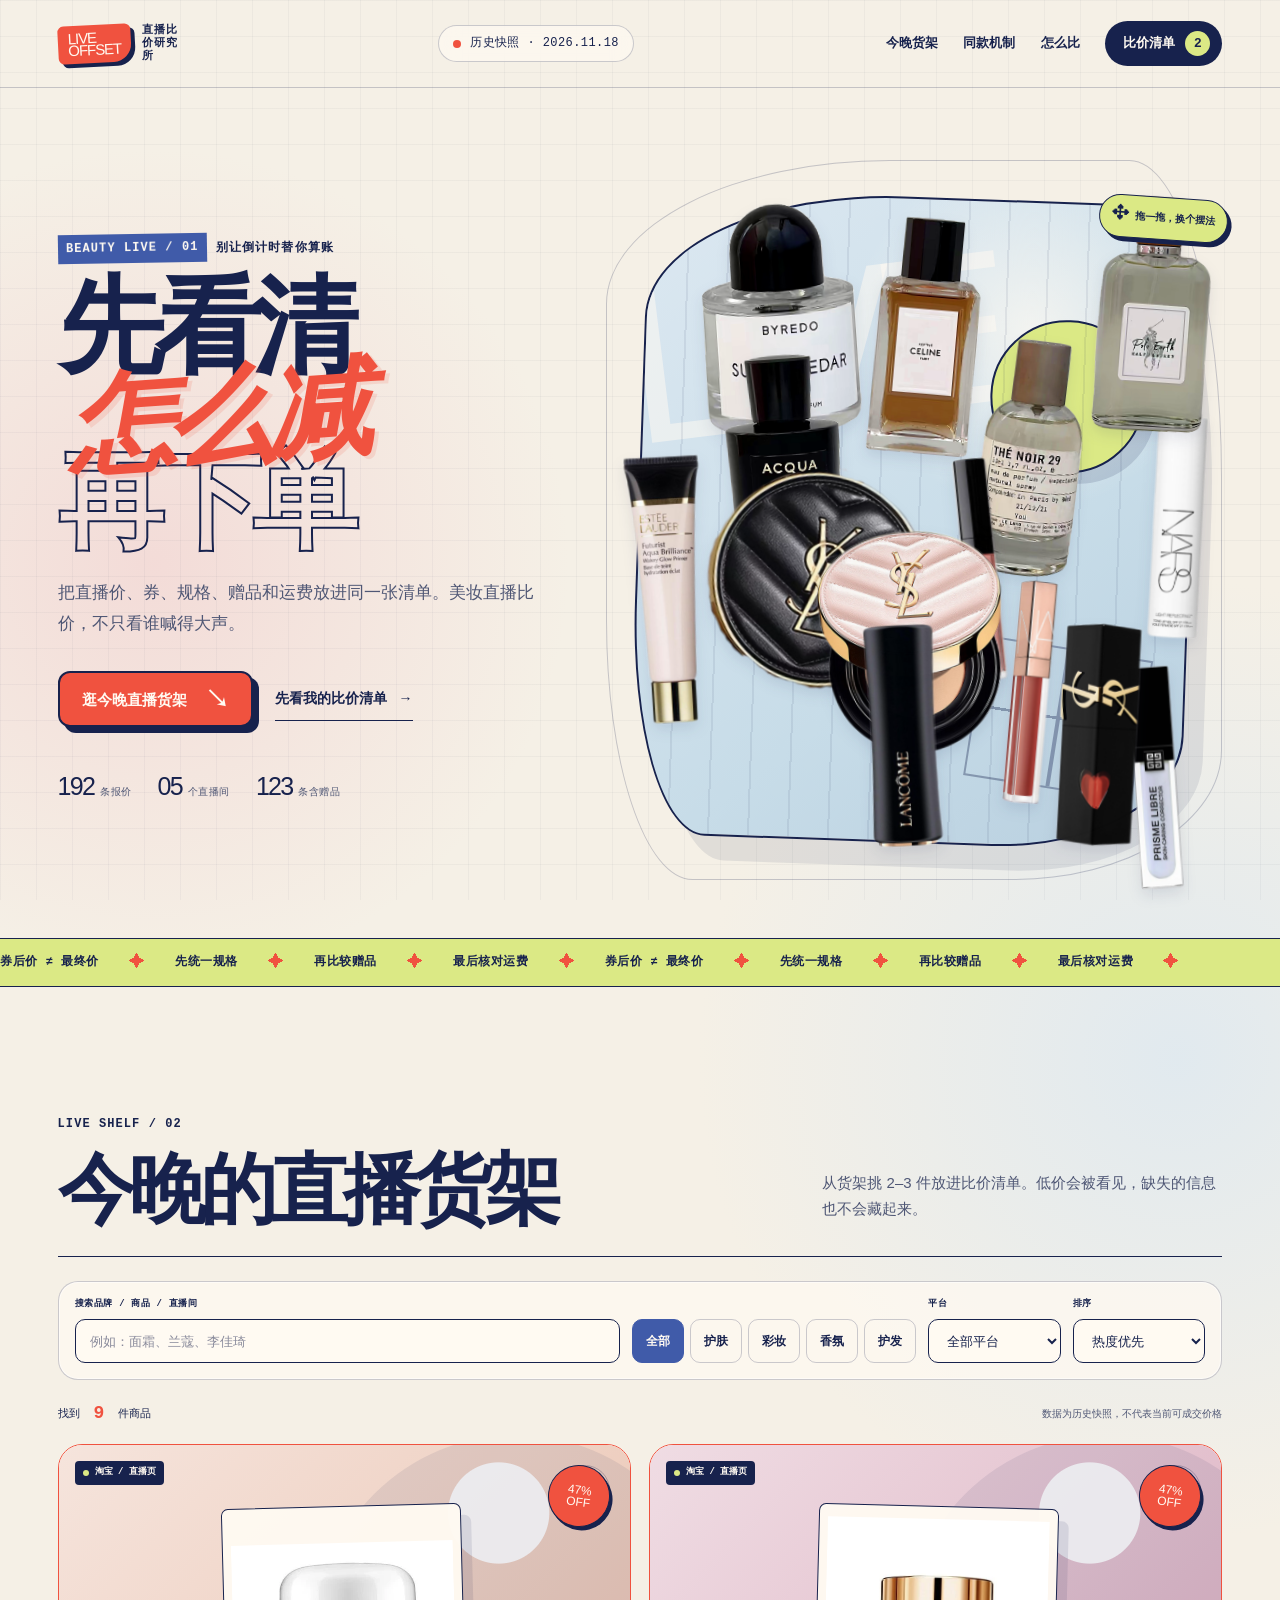
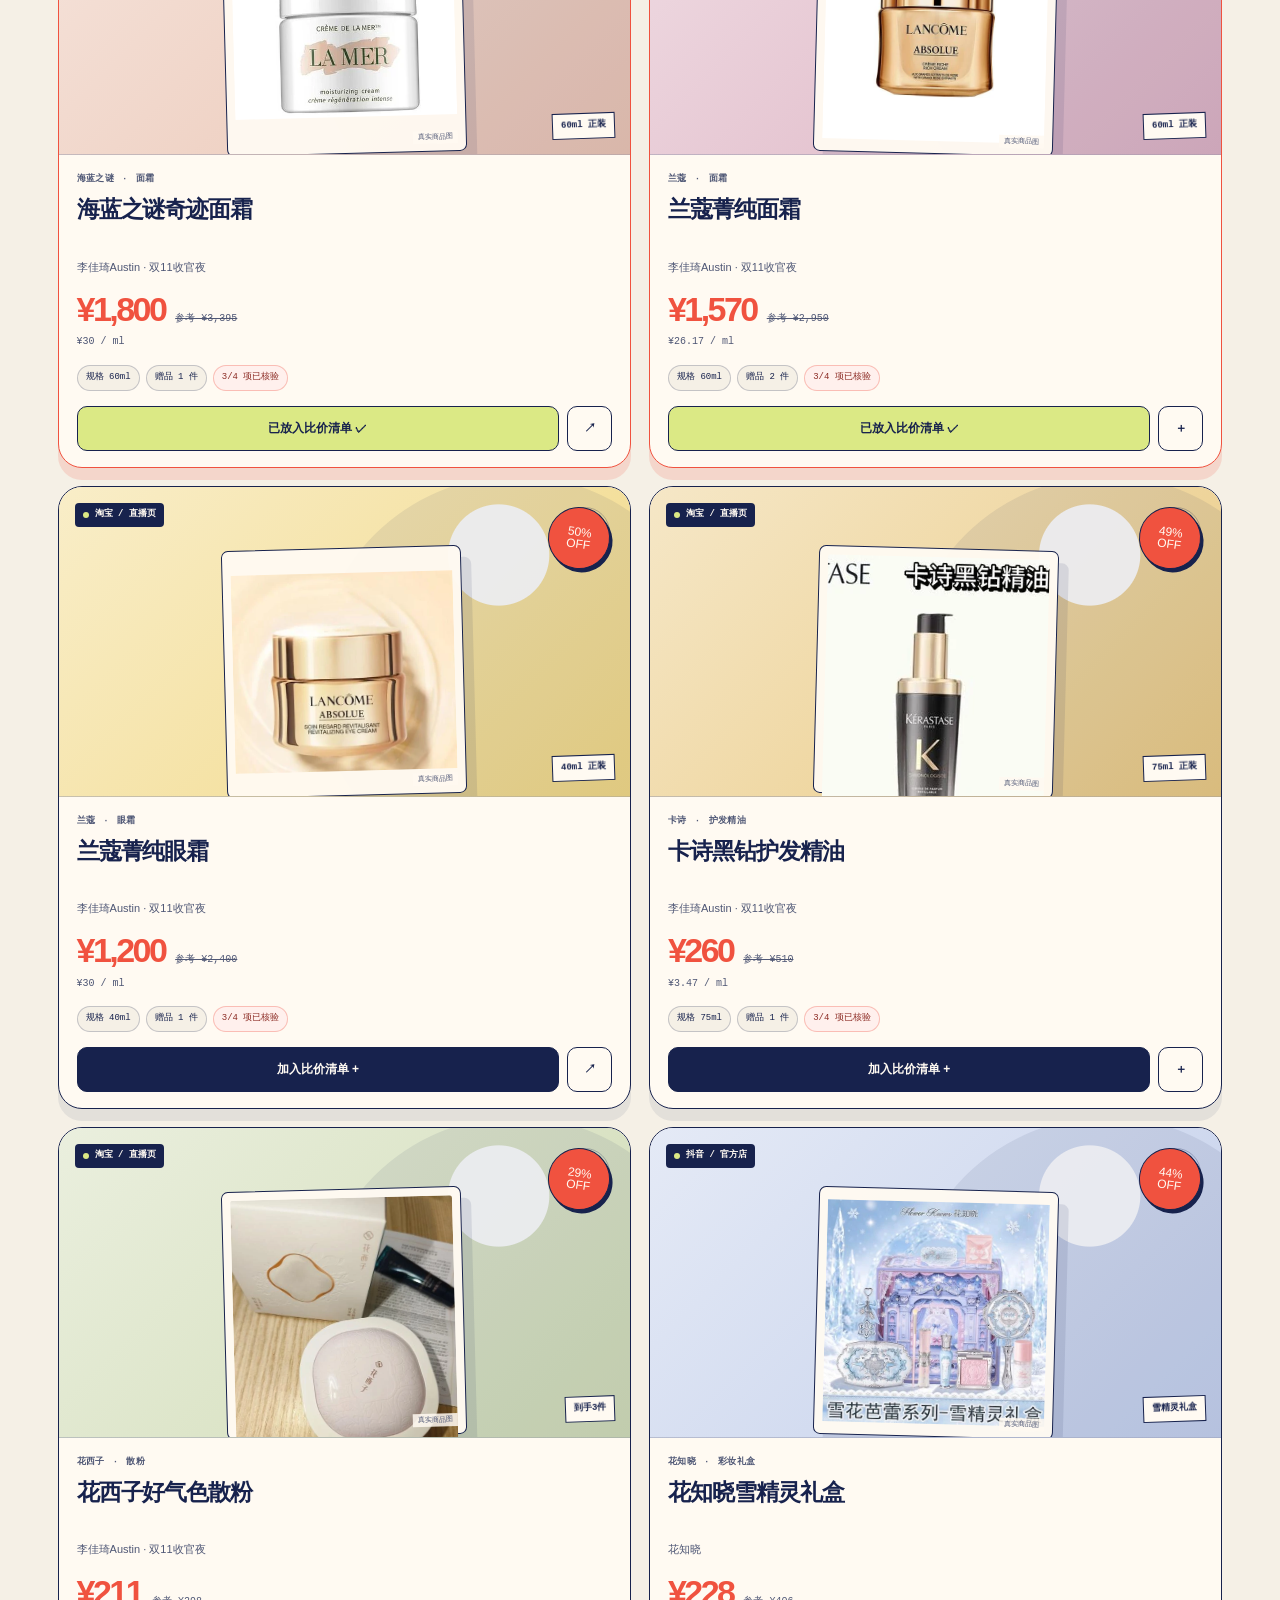
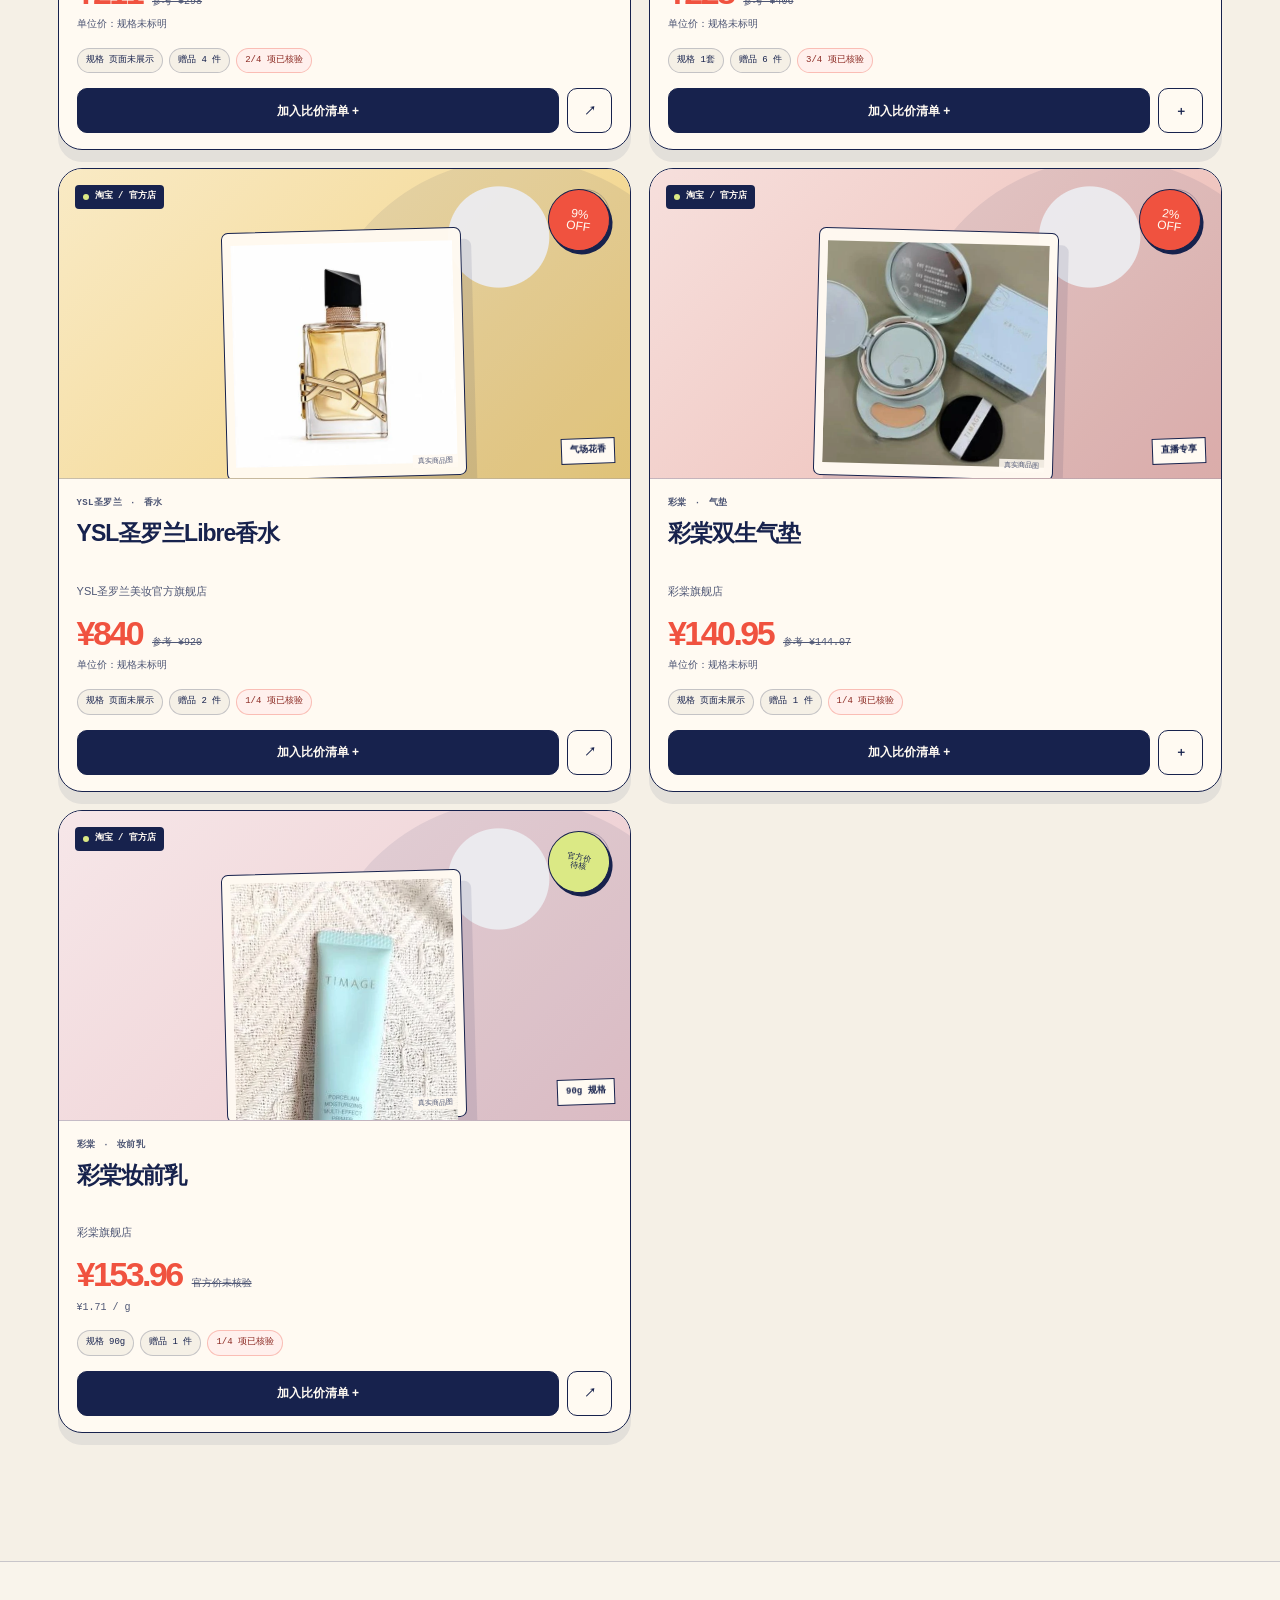
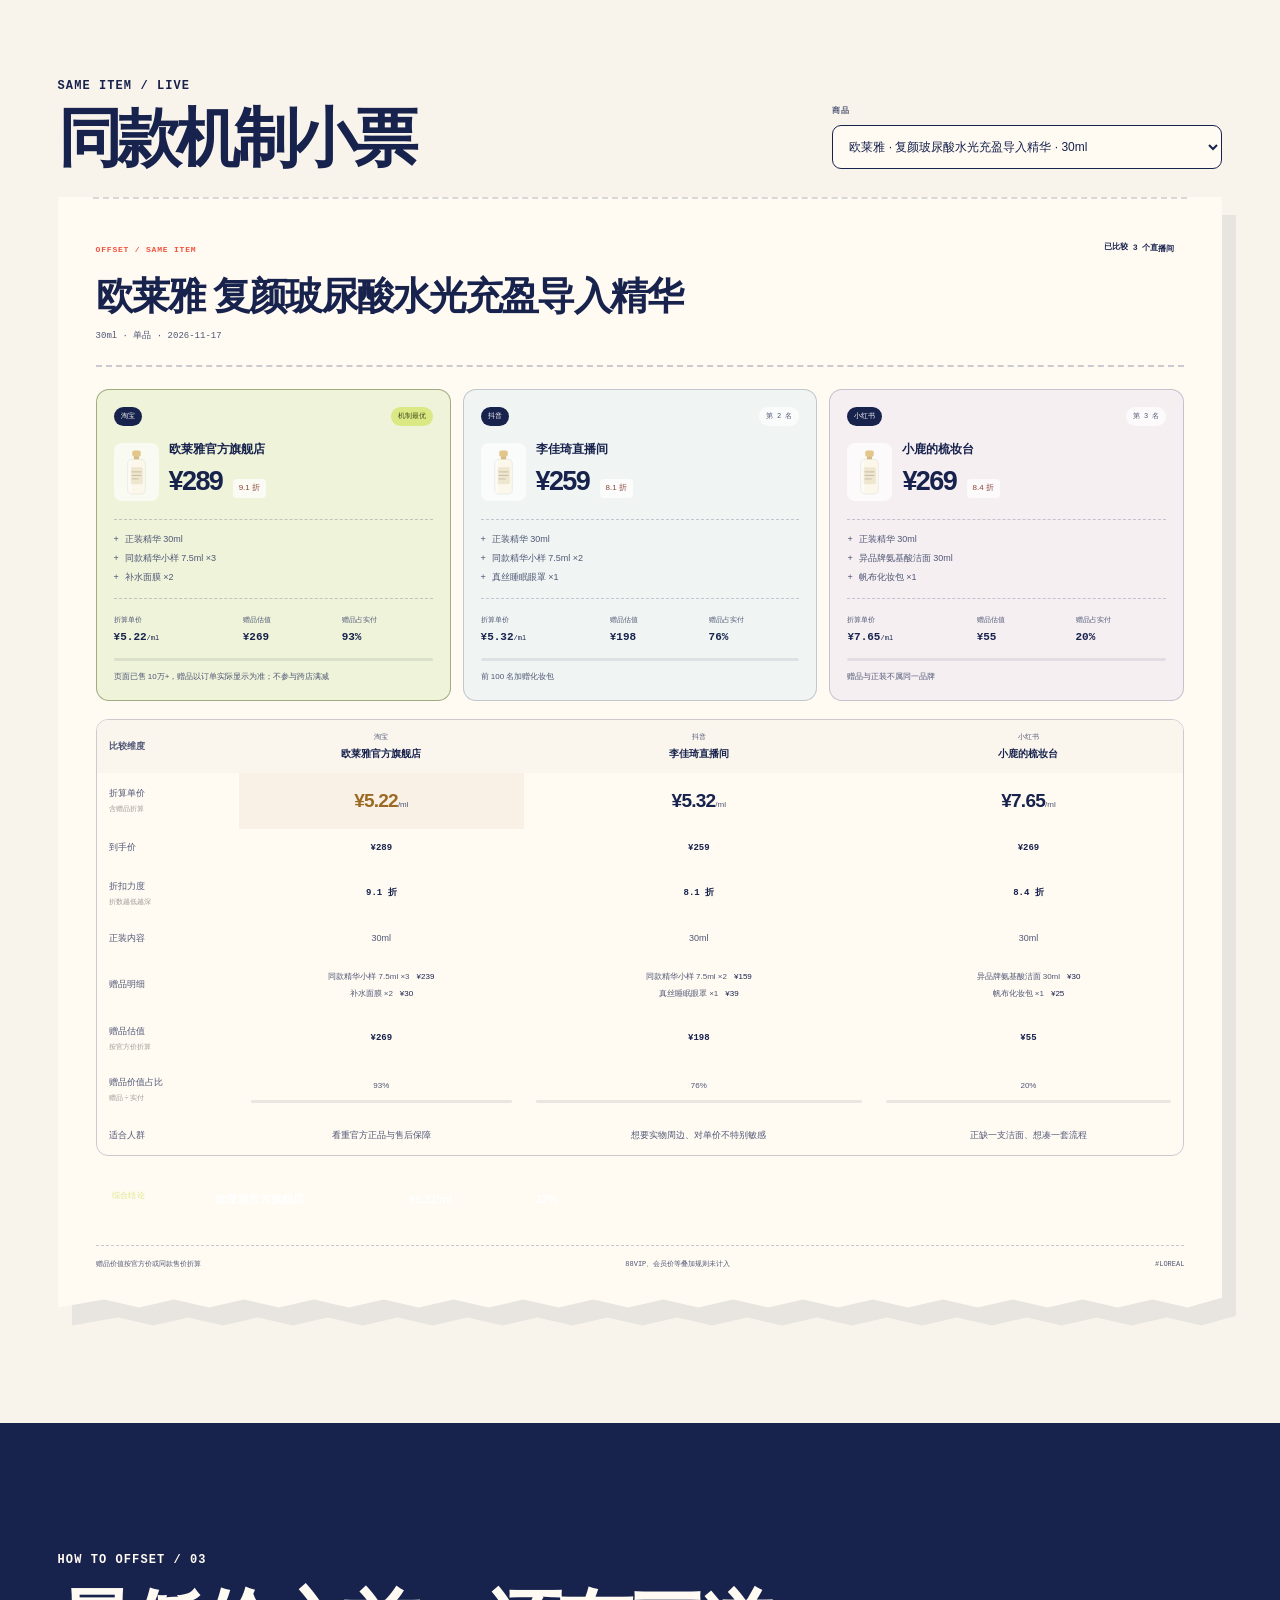
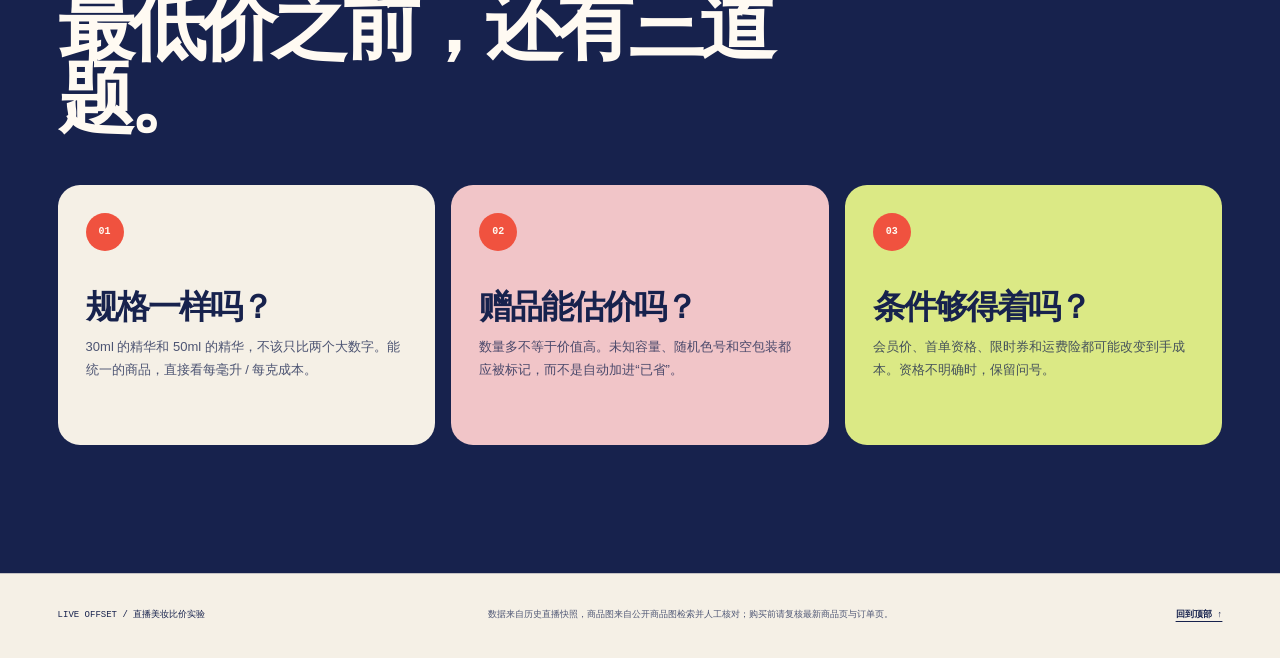
<file: 网站第二版/index.html>
<!doctype html>
<html lang="zh-CN">
  <head>
    <meta charset="UTF-8" />
    <meta name="viewport" content="width=device-width, initial-scale=1.0" />
    <meta
      name="description"
      content="直播美妆商品比价原型：把到手价、规格、赠品、运费和直播机制放在同一张清单里。"
    />
    <title>LIVE OFFSET｜直播美妆比价</title>
    <link rel="stylesheet" href="./styles.css?v=20261124-8" />
  </head>
  <body>
    <a class="skip-link" href="#offers">跳到直播货架</a>

    <svg class="svg-defs" aria-hidden="true" focusable="false">
      <defs>
        <linearGradient id="glassShine" x1="0" x2="1" y1="0" y2="1">
          <stop offset="0" stop-color="#fff" stop-opacity=".82" />
          <stop offset=".45" stop-color="#fff" stop-opacity=".08" />
          <stop offset="1" stop-color="#fff" stop-opacity=".34" />
        </linearGradient>
        <linearGradient id="metal" x1="0" x2="1">
          <stop offset="0" stop-color="#7a726b" />
          <stop offset=".25" stop-color="#f8f0e5" />
          <stop offset=".55" stop-color="#9f9287" />
          <stop offset=".8" stop-color="#fff7ed" />
          <stop offset="1" stop-color="#6f665f" />
        </linearGradient>
      </defs>

      <symbol id="art-jar" viewBox="0 0 220 280">
        <ellipse cx="110" cy="255" rx="73" ry="13" fill="#17224d" opacity=".14" />
        <rect x="34" y="93" width="152" height="139" rx="27" fill="currentColor" />
        <rect x="34" y="93" width="152" height="139" rx="27" fill="url(#glassShine)" />
        <rect x="31" y="50" width="158" height="69" rx="20" fill="url(#metal)" />
        <ellipse cx="110" cy="60" rx="75" ry="19" fill="#fff8ee" opacity=".62" />
        <rect x="57" y="138" width="106" height="62" rx="7" fill="#fff8ed" opacity=".94" />
        <text x="110" y="158" text-anchor="middle" font-size="10" font-weight="800" fill="#17224d">POWER CREAM</text>
        <path d="M71 169h78M79 181h62M88 193h44" stroke="#17224d" stroke-width="3" opacity=".55" />
      </symbol>

      <symbol id="art-eye-cream" viewBox="0 0 220 280">
        <ellipse cx="110" cy="256" rx="54" ry="11" fill="#17224d" opacity=".13" />
        <path d="M69 77h82l15 154c1 13-9 24-22 24H76c-13 0-23-11-22-24L69 77Z" fill="currentColor" />
        <path d="M69 77h82l15 154c1 13-9 24-22 24H76c-13 0-23-11-22-24L69 77Z" fill="url(#glassShine)" />
        <rect x="76" y="31" width="68" height="51" rx="11" fill="url(#metal)" />
        <path d="M87 47h46" stroke="#fff" stroke-width="5" stroke-linecap="round" opacity=".65" />
        <rect x="55" y="137" width="110" height="73" rx="10" fill="#fff8ed" />
        <text x="110" y="161" text-anchor="middle" font-size="11" font-weight="800" fill="#17224d">EYE CREAM</text>
        <path d="M75 177h70M85 190h50" stroke="#17224d" stroke-width="3" opacity=".5" />
        <circle cx="151" cy="214" r="21" fill="#fff8ed" />
        <text x="151" y="218" text-anchor="middle" font-size="9" font-weight="900" fill="#17224d">40ml</text>
      </symbol>

      <symbol id="art-hair" viewBox="0 0 220 280">
        <ellipse cx="110" cy="255" rx="48" ry="10" fill="#17224d" opacity=".13" />
        <path d="M65 83h90v127c0 28-18 44-45 44s-45-16-45-44V83Z" fill="currentColor" />
        <path d="M65 83h90v127c0 28-18 44-45 44s-45-16-45-44V83Z" fill="url(#glassShine)" />
        <rect x="83" y="26" width="54" height="65" rx="8" fill="#1f2c55" />
        <path d="M95 38h30" stroke="#d9b76f" stroke-width="5" stroke-linecap="round" />
        <rect x="64" y="132" width="92" height="76" rx="6" fill="#f7ead2" />
        <text x="110" y="151" text-anchor="middle" font-size="9" font-weight="900" fill="#17224d">GOLD OIL</text>
        <path d="M80 165h60M88 178h44M96 191h28" stroke="#17224d" stroke-width="3" opacity=".5" />
      </symbol>

      <symbol id="art-palette" viewBox="0 0 220 280">
        <ellipse cx="110" cy="250" rx="81" ry="14" fill="#17224d" opacity=".14" />
        <rect x="24" y="62" width="172" height="174" rx="13" fill="currentColor" />
        <path d="M40 87c22-18 132-18 145 5v121c-16 20-128 20-148 2V86Z" fill="#f4eef6" opacity=".93" />
        <circle cx="80" cy="128" r="22" fill="#d99cb6" />
        <circle cx="132" cy="128" r="22" fill="#b9c8e8" />
        <circle cx="80" cy="177" r="22" fill="#f0cf8a" />
        <circle cx="132" cy="177" r="22" fill="#cba7d8" />
        <path d="M59 50h102v22H59z" fill="#17224d" />
        <text x="110" y="65" text-anchor="middle" font-size="9" font-weight="900" fill="#fff">SNOW FAIRY</text>
        <path d="m165 40 7 14-15 2 8-16Z" fill="#fff" />
      </symbol>

      <symbol id="art-cushion" viewBox="0 0 220 280">
        <ellipse cx="110" cy="250" rx="73" ry="14" fill="#17224d" opacity=".14" />
        <ellipse cx="110" cy="157" rx="76" ry="82" fill="currentColor" />
        <ellipse cx="110" cy="145" rx="76" ry="68" fill="url(#metal)" />
        <ellipse cx="110" cy="142" rx="61" ry="53" fill="#f9eee8" opacity=".9" />
        <circle cx="110" cy="142" r="37" fill="#17224d" />
        <text x="110" y="147" text-anchor="middle" font-size="14" font-weight="900" fill="#fff">C</text>
        <rect x="60" y="205" width="100" height="29" rx="14.5" fill="#fff8ed" />
        <text x="110" y="224" text-anchor="middle" font-size="10" font-weight="900" fill="#17224d">CUSHION</text>
      </symbol>

      <symbol id="art-foundation" viewBox="0 0 220 280">
        <ellipse cx="110" cy="254" rx="51" ry="11" fill="#17224d" opacity=".13" />
        <path d="M69 64h82l12 162c1 16-10 28-26 28H83c-16 0-27-12-26-28L69 64Z" fill="currentColor" />
        <path d="M69 64h82l12 162c1 16-10 28-26 28H83c-16 0-27-12-26-28L69 64Z" fill="url(#glassShine)" />
        <rect x="77" y="29" width="66" height="47" rx="8" fill="url(#metal)" />
        <rect x="62" y="128" width="96" height="81" rx="8" fill="#fff8ed" />
        <text x="110" y="149" text-anchor="middle" font-size="10" font-weight="900" fill="#17224d">BASE FIX</text>
        <text x="110" y="180" text-anchor="middle" font-size="24" font-weight="900" fill="#17224d">16H</text>
        <path d="M80 194h60" stroke="#17224d" stroke-width="3" opacity=".45" />
      </symbol>

      <symbol id="art-perfume" viewBox="0 0 220 280">
        <ellipse cx="110" cy="255" rx="53" ry="11" fill="#17224d" opacity=".13" />
        <rect x="62" y="83" width="96" height="164" rx="12" fill="currentColor" />
        <rect x="62" y="83" width="96" height="164" rx="12" fill="url(#glassShine)" />
        <rect x="90" y="37" width="40" height="52" rx="6" fill="#17224d" />
        <rect x="80" y="23" width="60" height="22" rx="5" fill="url(#metal)" />
        <rect x="47" y="143" width="126" height="59" rx="2" fill="#fff8ed" />
        <text x="110" y="164" text-anchor="middle" font-size="12" font-weight="900" fill="#17224d">LIBRE</text>
        <text x="110" y="183" text-anchor="middle" font-size="8" letter-spacing="2" fill="#17224d">EAU DE PARFUM</text>
        <path d="M78 229h64" stroke="#fff" stroke-width="4" opacity=".55" />
      </symbol>

      <symbol id="art-powder" viewBox="0 0 220 280">
        <ellipse cx="110" cy="248" rx="78" ry="14" fill="#17224d" opacity=".14" />
        <ellipse cx="110" cy="164" rx="82" ry="65" fill="currentColor" />
        <ellipse cx="110" cy="142" rx="82" ry="64" fill="url(#metal)" />
        <ellipse cx="110" cy="137" rx="65" ry="49" fill="#f8f3e8" />
        <circle cx="110" cy="137" r="41" fill="#17224d" />
        <path d="M94 143c9-16 23-23 38-22-4 16-13 27-28 32 5-5 8-11 9-17-6 7-11 13-19 18Z" fill="#f6d96f" />
        <rect x="61" y="202" width="98" height="31" rx="15.5" fill="#fff8ed" />
        <text x="110" y="222" text-anchor="middle" font-size="10" font-weight="900" fill="#17224d">GOOD COLOR</text>
      </symbol>
    </svg>

    <header class="site-header">
      <a class="wordmark" href="#top" aria-label="LIVE OFFSET 首页">
        <span class="wordmark-main">LIVE<br />OFFSET</span>
        <span class="wordmark-sub">直播比价研究所</span>
      </a>
      <p class="snapshot-pill" role="status">
        <span class="pulse-dot" aria-hidden="true"></span>
        历史快照 · 2026.11.18
      </p>
      <nav class="main-nav" aria-label="主要导航">
        <a href="#offers">今晚货架</a>
        <a href="#mechanism">同款机制</a>
        <a href="#method">怎么比</a>
        <button class="compare-launch" type="button" data-open-compare>
          比价清单
          <span class="compare-count" data-compare-count aria-label="已选择 0 件">0</span>
        </button>
      </nav>
    </header>

    <main id="top">
      <section class="hero" aria-labelledby="hero-title">
        <div class="hero-copy reveal">
          <p class="eyebrow"><span>BEAUTY LIVE / 01</span> 别让倒计时替你算账</p>
          <h1 id="hero-title">
            先看清
            <span class="hero-italic">怎么减</span>
            <span class="hero-outline">再下单</span>
          </h1>
          <p class="hero-lede">
            把直播价、券、规格、赠品和运费放进同一张清单。美妆直播比价，不只看谁喊得大声。
          </p>
          <div class="hero-actions">
            <a class="primary-button" href="#offers">
              逛今晚直播货架
              <span aria-hidden="true">↘</span>
            </a>
            <button class="text-button" type="button" data-open-compare>
              先看我的比价清单
              <span aria-hidden="true">→</span>
            </button>
          </div>
          <dl class="hero-stats" aria-label="数据集概况">
            <div><dt>192</dt><dd>条报价</dd></div>
            <div><dt>05</dt><dd>个直播间</dd></div>
            <div><dt>123</dt><dd>条含赠品</dd></div>
          </dl>
        </div>

        <div class="hero-collage reveal" data-draggable-stage aria-label="可拖动的美妆样品陈列">
          <div class="collage-backdrop" aria-hidden="true">
            <span class="collage-word">LIVE</span>
            <span class="collage-sun"></span>
            <span class="collage-grid"></span>
          </div>

          <div class="hero-product-grid">
            <figure class="hero-product compact-product" tabindex="0" data-drag-item aria-label="Byredo Super Cedar 香水，可拖动；聚焦后使用方向键移动">
              <img class="hero-photo" src="./assets/hero-products/Byredo_SuperCedar.webp" alt="Byredo Super Cedar 香水" width="607" height="900" draggable="false" />
            </figure>
            <figure class="hero-product compact-product" tabindex="0" data-drag-item aria-label="Acqua di Parma Oud and Spice 香水，可拖动；聚焦后使用方向键移动">
              <img class="hero-photo" src="./assets/hero-products/AcquaDiParma_OudSpice.webp" alt="Acqua di Parma Oud and Spice 香水" width="451" height="900" draggable="false" />
            </figure>
            <figure class="hero-product compact-product" tabindex="0" data-drag-item aria-label="Celine Reptile 香水，可拖动；聚焦后使用方向键移动">
              <img class="hero-photo" src="./assets/hero-products/Celine_Reptile.webp" alt="Celine Reptile 香水" width="405" height="900" draggable="false" />
            </figure>
            <figure class="hero-product compact-product" tabindex="0" data-drag-item aria-label="Le Labo The Noir 29 香水，可拖动；聚焦后使用方向键移动">
              <img class="hero-photo" src="./assets/hero-products/LeLabo_TheNoir29.webp" alt="Le Labo The Noir 29 香水" width="400" height="900" draggable="false" />
            </figure>
            <figure class="hero-product compact-product" tabindex="0" data-drag-item aria-label="Polo Earth Ralph Lauren 香水，可拖动；聚焦后使用方向键移动">
              <img class="hero-photo" src="./assets/hero-products/PoloEarth_RalphLauren.webp" alt="Polo Earth Ralph Lauren 香水" width="447" height="900" draggable="false" />
            </figure>
            <figure class="hero-product compact-product" tabindex="0" data-drag-item aria-label="Estée Lauder Futurist 妆前乳，可拖动；聚焦后使用方向键移动">
              <img class="hero-photo" src="./assets/hero-products/EsteeLauder_Futurist_Primer.webp" alt="Estée Lauder Futurist 妆前乳" width="261" height="900" draggable="false" />
            </figure>
            <figure class="hero-product compact-product" tabindex="0" data-drag-item aria-label="YSL 黑色气垫，可拖动；聚焦后使用方向键移动">
              <img class="hero-photo" src="./assets/hero-products/YSL_Black_Cushion.webp" alt="YSL 黑色气垫" width="720" height="729" draggable="false" />
            </figure>
            <figure class="hero-product compact-product" tabindex="0" data-drag-item aria-label="YSL 粉色气垫，可拖动；聚焦后使用方向键移动">
              <img class="hero-photo" src="./assets/hero-products/YSL_Pink_Cushion.webp" alt="YSL 粉色气垫" width="720" height="864" draggable="false" />
            </figure>
            <figure class="hero-product compact-product" tabindex="0" data-drag-item aria-label="Bobbi Brown 唇釉，可拖动；聚焦后使用方向键移动">
              <img class="hero-photo" src="./assets/hero-products/BobbiBrown_Lip.webp" alt="Bobbi Brown 唇釉" width="196" height="900" draggable="false" />
            </figure>
            <figure class="hero-product compact-product" tabindex="0" data-drag-item aria-label="NARS 唇膏，可拖动；聚焦后使用方向键移动">
              <img class="hero-photo" src="./assets/hero-products/NARS_Lipstick.webp" alt="NARS 唇膏" width="157" height="900" draggable="false" />
            </figure>
            <figure class="hero-product compact-product" tabindex="0" data-drag-item aria-label="兰蔻唇膏，可拖动；聚焦后使用方向键移动">
              <img class="hero-photo" src="./assets/hero-products/Lancome_Lipstick.webp" alt="兰蔻唇膏" width="354" height="900" draggable="false" />
            </figure>
            <figure class="hero-product compact-product" tabindex="0" data-drag-item aria-label="YSL 心形唇膏，可拖动；聚焦后使用方向键移动">
              <img class="hero-photo" src="./assets/hero-products/YSL_Heart_Lipstick.webp" alt="YSL 心形唇膏" width="320" height="900" draggable="false" />
            </figure>
            <figure class="hero-product compact-product" tabindex="0" data-drag-item aria-label="CPB 遮瑕笔，可拖动；聚焦后使用方向键移动">
              <img class="hero-photo" src="./assets/hero-products/CPB_Concealer.webp" alt="CPB 遮瑕笔" width="178" height="900" draggable="false" />
            </figure>
            <figure class="hero-product compact-product" tabindex="0" data-drag-item aria-label="NARS 调色隔离，可拖动；聚焦后使用方向键移动">
              <img class="hero-photo" src="./assets/hero-products/NARS_ToneUp_Veil.webp" alt="NARS 调色隔离" width="207" height="900" draggable="false" />
            </figure>
          </div>

          <p class="drag-hint">
            <span aria-hidden="true">✥</span>
            拖一拖，换个摆法
          </p>
        </div>
      </section>

      <div class="ticker" aria-hidden="true">
        <div class="ticker-track">
          <span>券后价 ≠ 最终价</span><i>✦</i>
          <span>先统一规格</span><i>✦</i>
          <span>再比较赠品</span><i>✦</i>
          <span>最后核对运费</span><i>✦</i>
          <span>券后价 ≠ 最终价</span><i>✦</i>
          <span>先统一规格</span><i>✦</i>
          <span>再比较赠品</span><i>✦</i>
          <span>最后核对运费</span><i>✦</i>
        </div>
      </div>

      <section class="catalog" id="offers" aria-labelledby="offers-title">
        <header class="section-heading reveal">
          <div>
            <p class="eyebrow">LIVE SHELF / 02</p>
            <h2 id="offers-title">今晚的直播货架</h2>
          </div>
          <p class="section-intro">
            从货架挑 2–3 件放进比价清单。低价会被看见，缺失的信息也不会藏起来。
          </p>
        </header>

        <div class="filter-shell reveal">
          <label class="search-field">
            <span>搜索品牌 / 商品 / 直播间</span>
            <input
              id="offerSearch"
              type="search"
              placeholder="例如：面霜、兰蔻、李佳琦"
              autocomplete="off"
              data-testid="offer-search"
            />
          </label>
          <div class="category-filter" role="group" aria-label="按品类筛选">
            <button class="filter-chip is-active" type="button" data-category="全部" aria-pressed="true">全部</button>
            <button class="filter-chip" type="button" data-category="护肤" aria-pressed="false">护肤</button>
            <button class="filter-chip" type="button" data-category="彩妆" aria-pressed="false">彩妆</button>
            <button class="filter-chip" type="button" data-category="香氛" aria-pressed="false">香氛</button>
            <button class="filter-chip" type="button" data-category="护发" aria-pressed="false">护发</button>
          </div>
          <label class="select-field">
            <span>平台</span>
            <select id="platformFilter" data-testid="platform-filter">
              <option>全部平台</option>
              <option>淘宝</option>
              <option>抖音</option>
            </select>
          </label>
          <label class="select-field">
            <span>排序</span>
            <select id="sortFilter">
              <option value="heat">热度优先</option>
              <option value="priceAsc">到手价从低到高</option>
              <option value="savingDesc">价差从高到低</option>
            </select>
          </label>
        </div>

        <p class="result-line" role="status" aria-live="polite">
          找到 <strong id="resultCount">9</strong> 件商品
          <span class="result-note">数据为历史快照，不代表当前可成交价格</span>
        </p>

        <div class="catalog-layout catalog-layout--single">
          <div class="product-grid" id="productGrid" aria-busy="false"></div>

          <aside class="compare-receipt reveal" aria-labelledby="receipt-title" hidden>
            <div class="receipt-paper">
              <header class="receipt-title-row">
                <div>
                  <p class="receipt-overline">COMPARE RECEIPT</p>
                  <h3 id="receipt-title">我的比价小票</h3>
                </div>
                <span class="receipt-number">#A1122</span>
              </header>
              <p class="receipt-date-line">
                <span>数据快照日</span><time datetime="2026-11-18">2026.11.18</time>
              </p>
              <div class="receipt-items" id="receiptItems" tabindex="-1"></div>
              <div class="receipt-summary" id="receiptSummary"></div>
              <button class="receipt-action" type="button" data-open-compare disabled>
                展开完整比价
                <span aria-hidden="true">↗</span>
              </button>
              <p class="receipt-disclaimer">
                * 这里的数字用于辅助阅读机制，不构成购买建议。
              </p>
              <div class="receipt-barcode receipt-barcode--large" aria-hidden="true"></div>
            </div>
          </aside>
        </div>
      </section>

      <section class="mechanism-section" id="mechanism" aria-labelledby="mechanism-title">
        <header class="mechanism-heading reveal">
          <div>
            <p class="eyebrow">SAME ITEM / LIVE</p>
            <h2 id="mechanism-title">同款机制小票</h2>
          </div>
          <label class="mechanism-select">
            <span>商品</span>
            <select id="mechanismProduct"></select>
          </label>
        </header>
        <div id="mechanismReceipt" class="mechanism-receipt" aria-live="polite"></div>
      </section>

      <section class="method" id="method" aria-labelledby="method-title">
        <header class="method-heading reveal">
          <p class="eyebrow">HOW TO OFFSET / 03</p>
          <h2 id="method-title">最低价之前，还有三道题。</h2>
        </header>
        <div class="method-grid">
          <article class="method-card reveal">
            <span class="method-index">01</span>
            <h3>规格一样吗？</h3>
            <p>30ml 的精华和 50ml 的精华，不该只比两个大数字。能统一的商品，直接看每毫升 / 每克成本。</p>
          </article>
          <article class="method-card reveal">
            <span class="method-index">02</span>
            <h3>赠品能估价吗？</h3>
            <p>数量多不等于价值高。未知容量、随机色号和空包装都应被标记，而不是自动加进“已省”。</p>
          </article>
          <article class="method-card reveal">
            <span class="method-index">03</span>
            <h3>条件够得着吗？</h3>
            <p>会员价、首单资格、限时券和运费险都可能改变到手成本。资格不明确时，保留问号。</p>
          </article>
        </div>
      </section>
    </main>

    <footer class="site-footer">
      <p>LIVE OFFSET / 直播美妆比价实验</p>
      <p>
        数据来自历史直播快照，商品图来自公开商品图检索并人工核对；购买前请复核最新商品页与订单页。
      </p>
      <a href="#top">回到顶部 ↑</a>
    </footer>

    <dialog class="modal modal--offer" id="offerDialog" aria-labelledby="offerDialogTitle">
      <div class="modal-shell" id="offerDialogContent"></div>
    </dialog>

    <dialog class="modal modal--compare" id="compareDialog" aria-labelledby="compareDialogTitle">
      <div class="modal-shell modal-shell--wide">
        <div class="modal-header">
          <div>
            <p class="eyebrow">FINAL CHECK / 04</p>
            <h2 id="compareDialogTitle">完整比价清单</h2>
          </div>
          <button class="icon-button" type="button" data-close-dialog aria-label="关闭比价清单">×</button>
        </div>
        <div id="compareDialogBody"></div>
      </div>
    </dialog>

    <div class="toast-region" aria-live="polite" aria-atomic="true" id="toastRegion"></div>
    <div class="cursor-follower" aria-hidden="true"><span>拖 / 看</span></div>

    <script src="./assets/data-v4.js"></script>
    <script type="module" src="./mechanism.js"></script>
    <script type="module" src="./app.js"></script>
  </body>
</html>
</file>
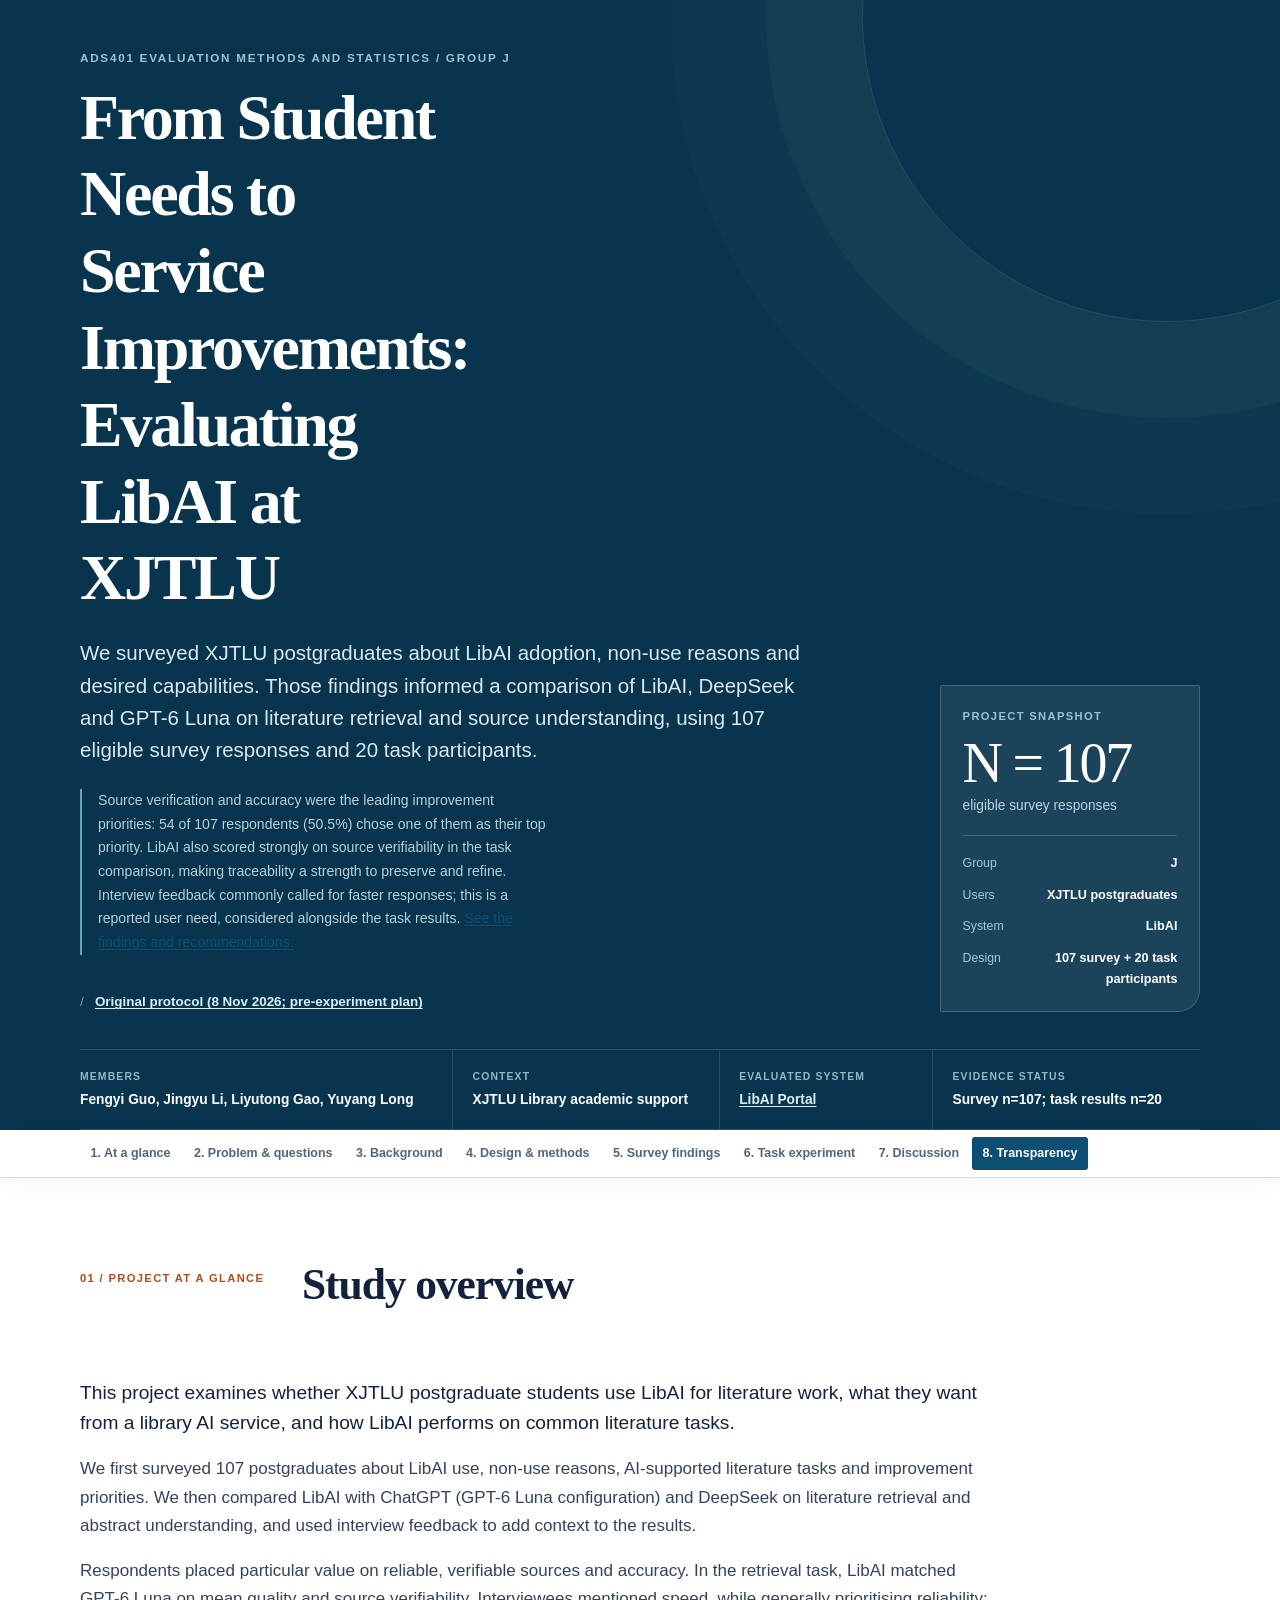
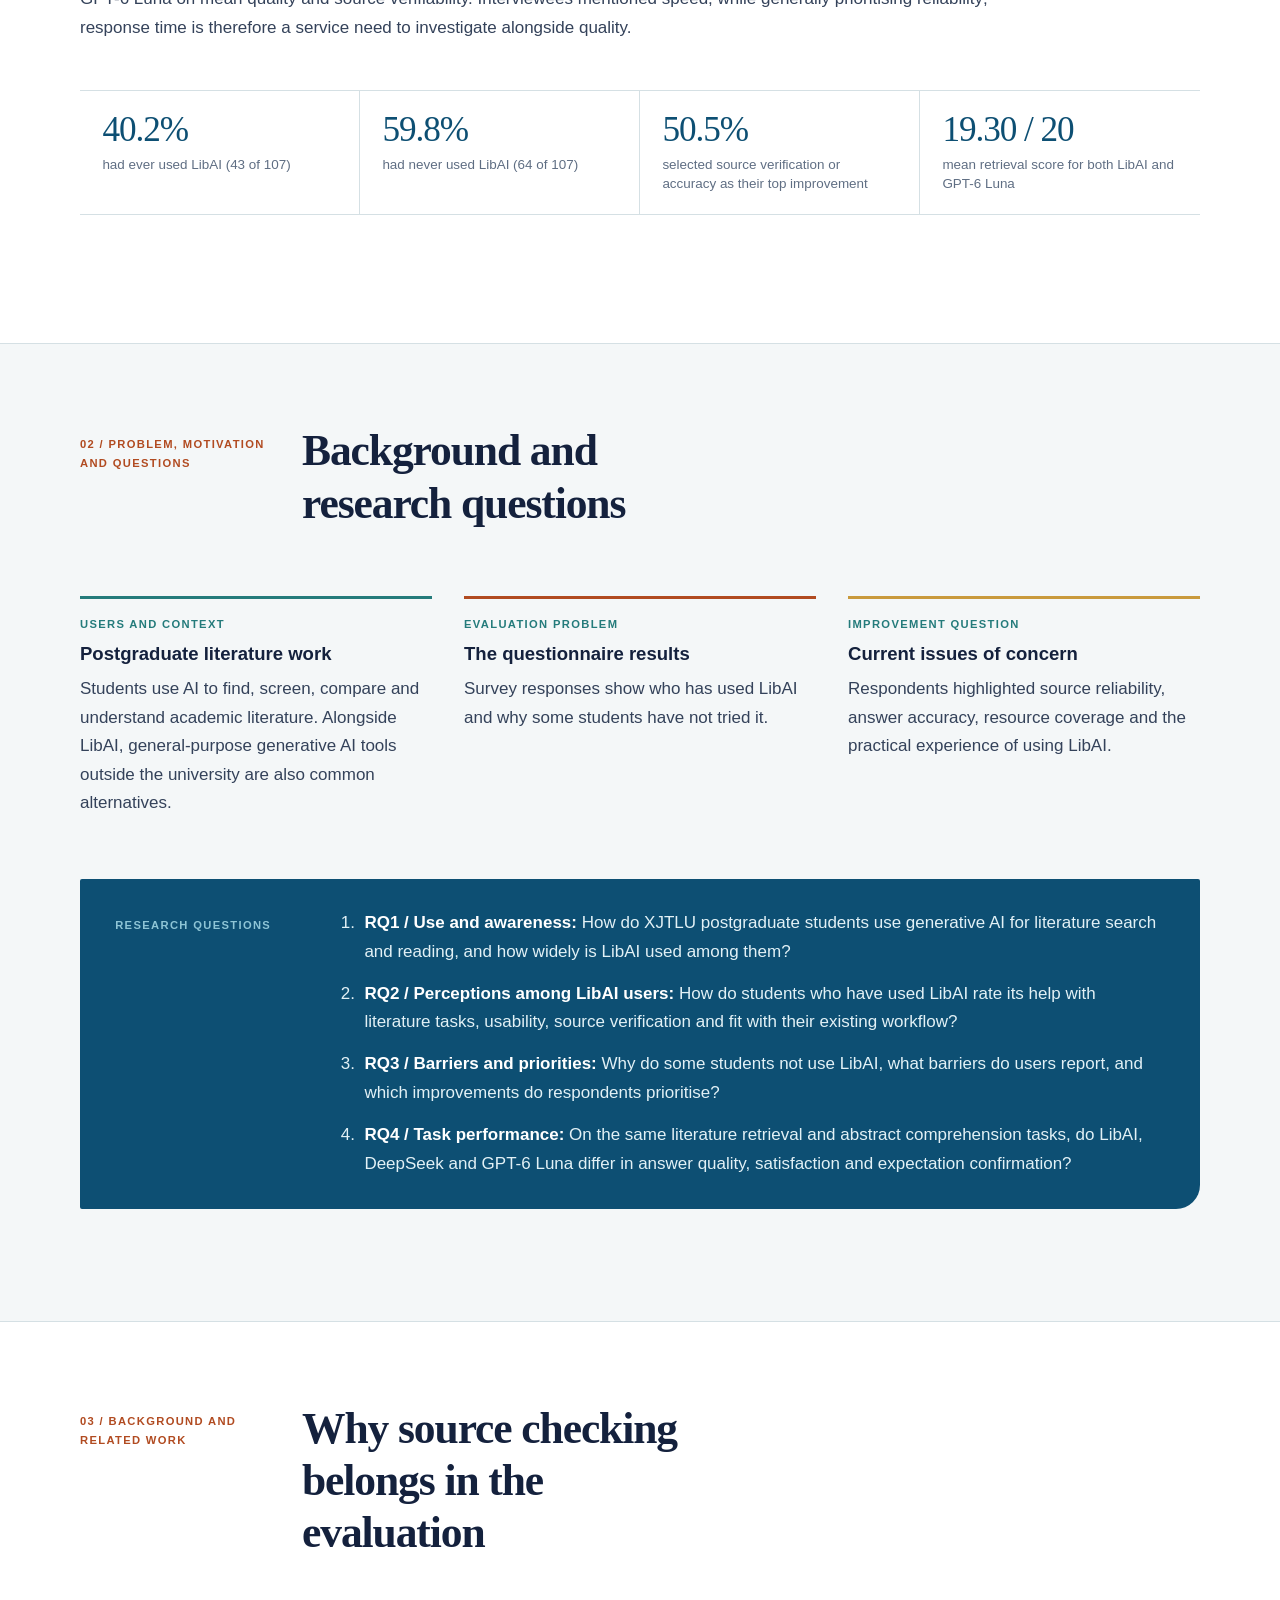
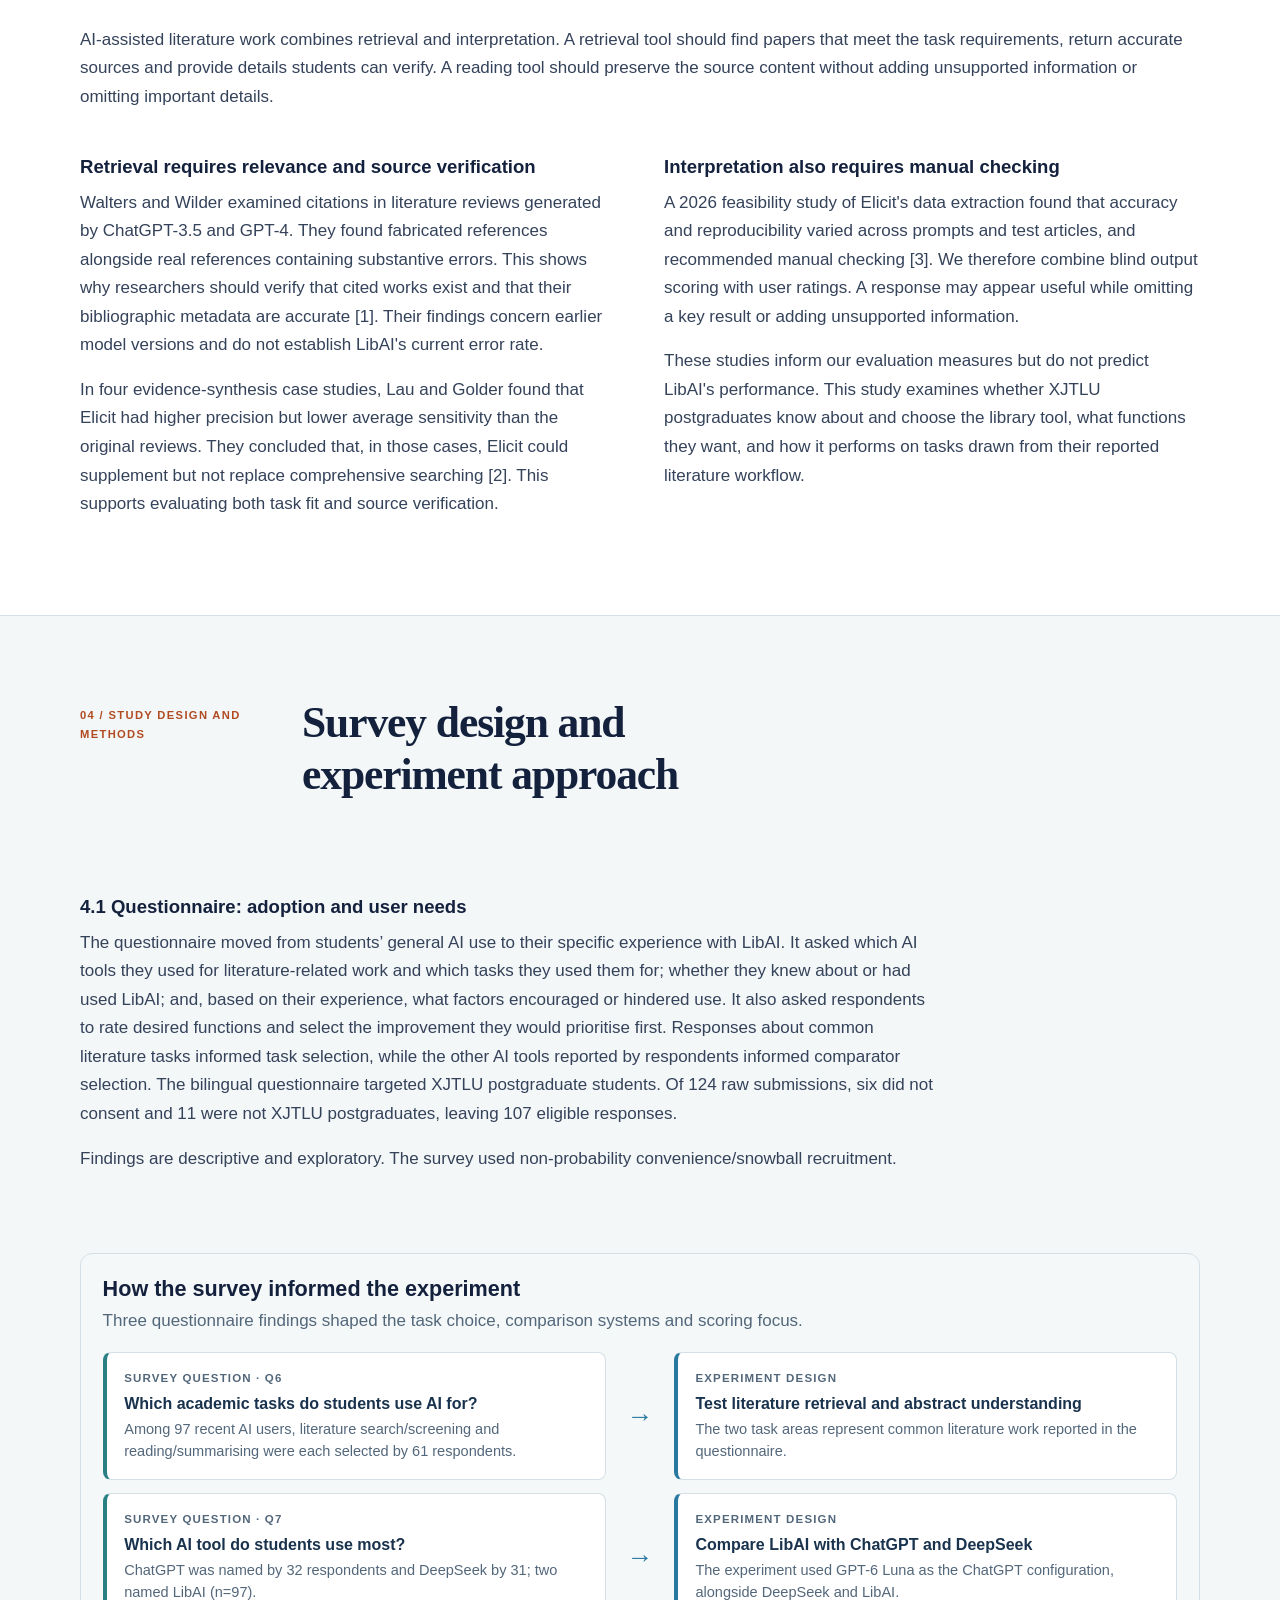
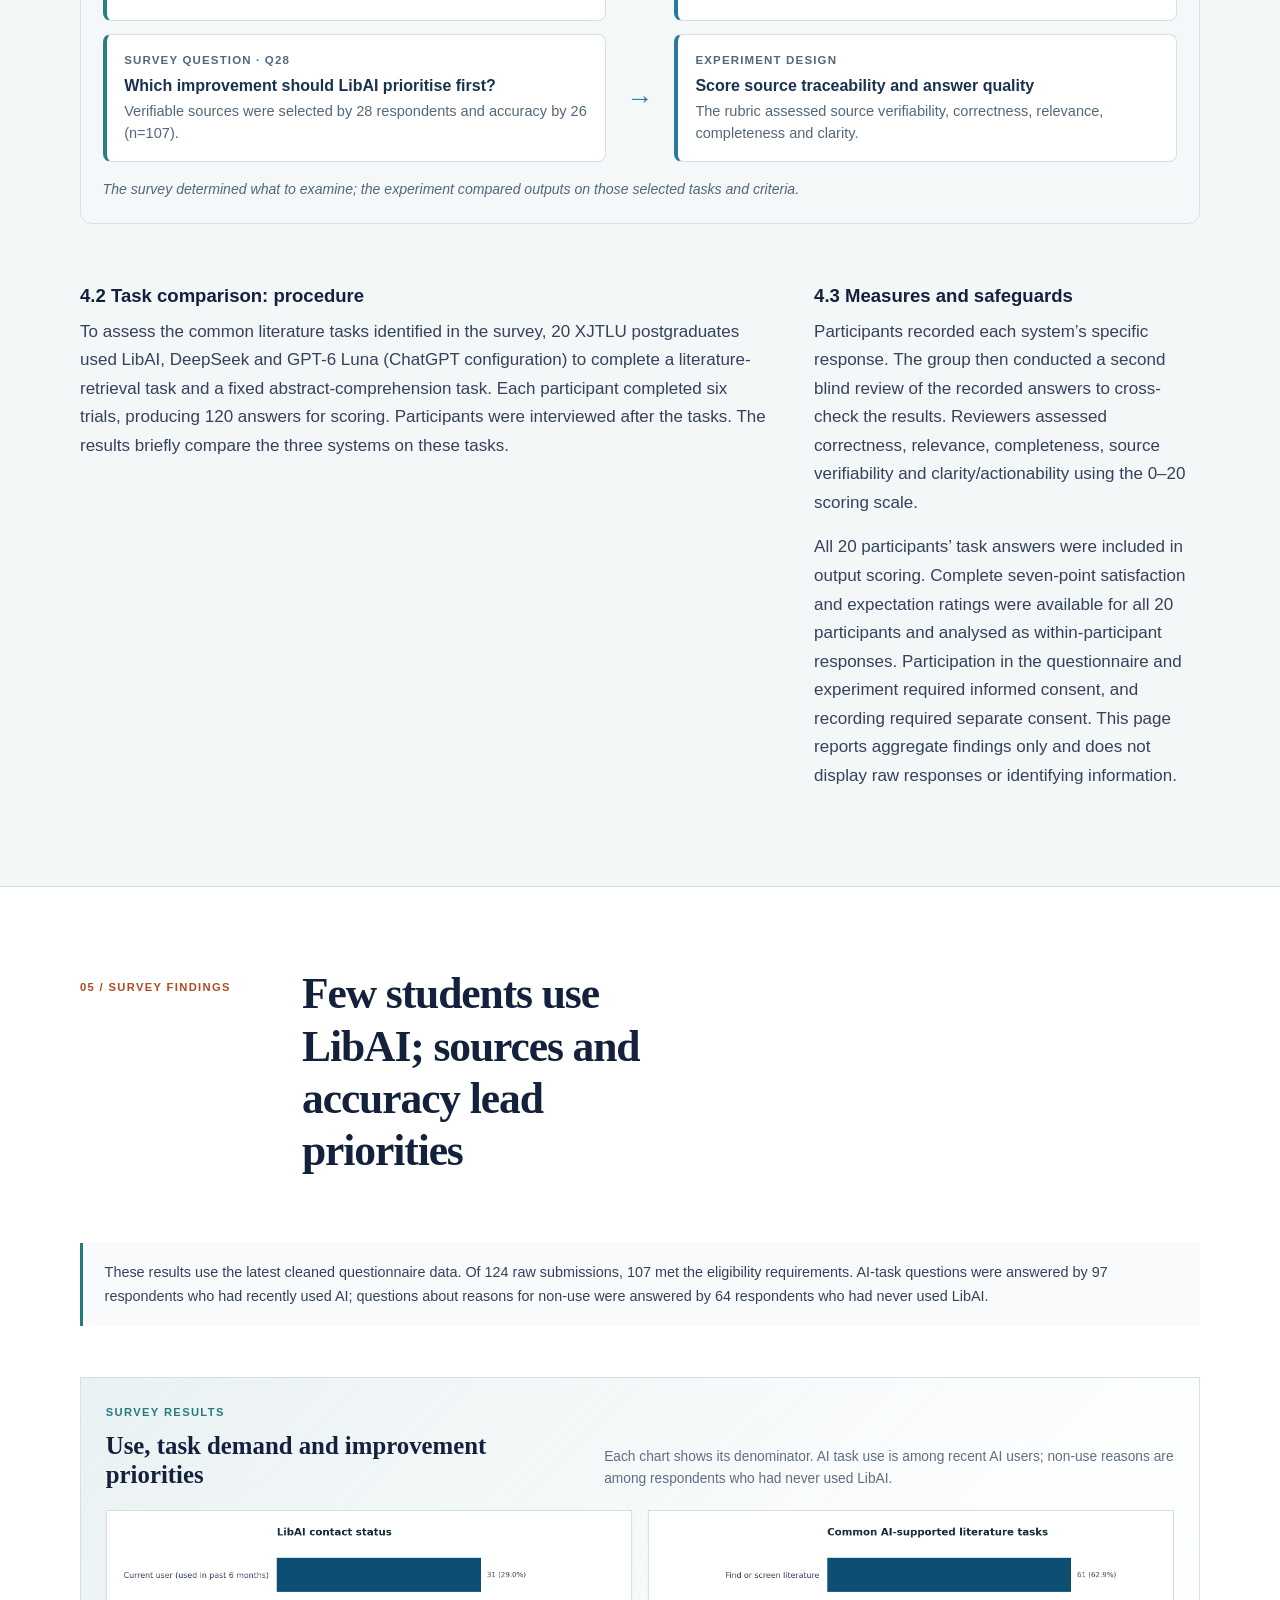
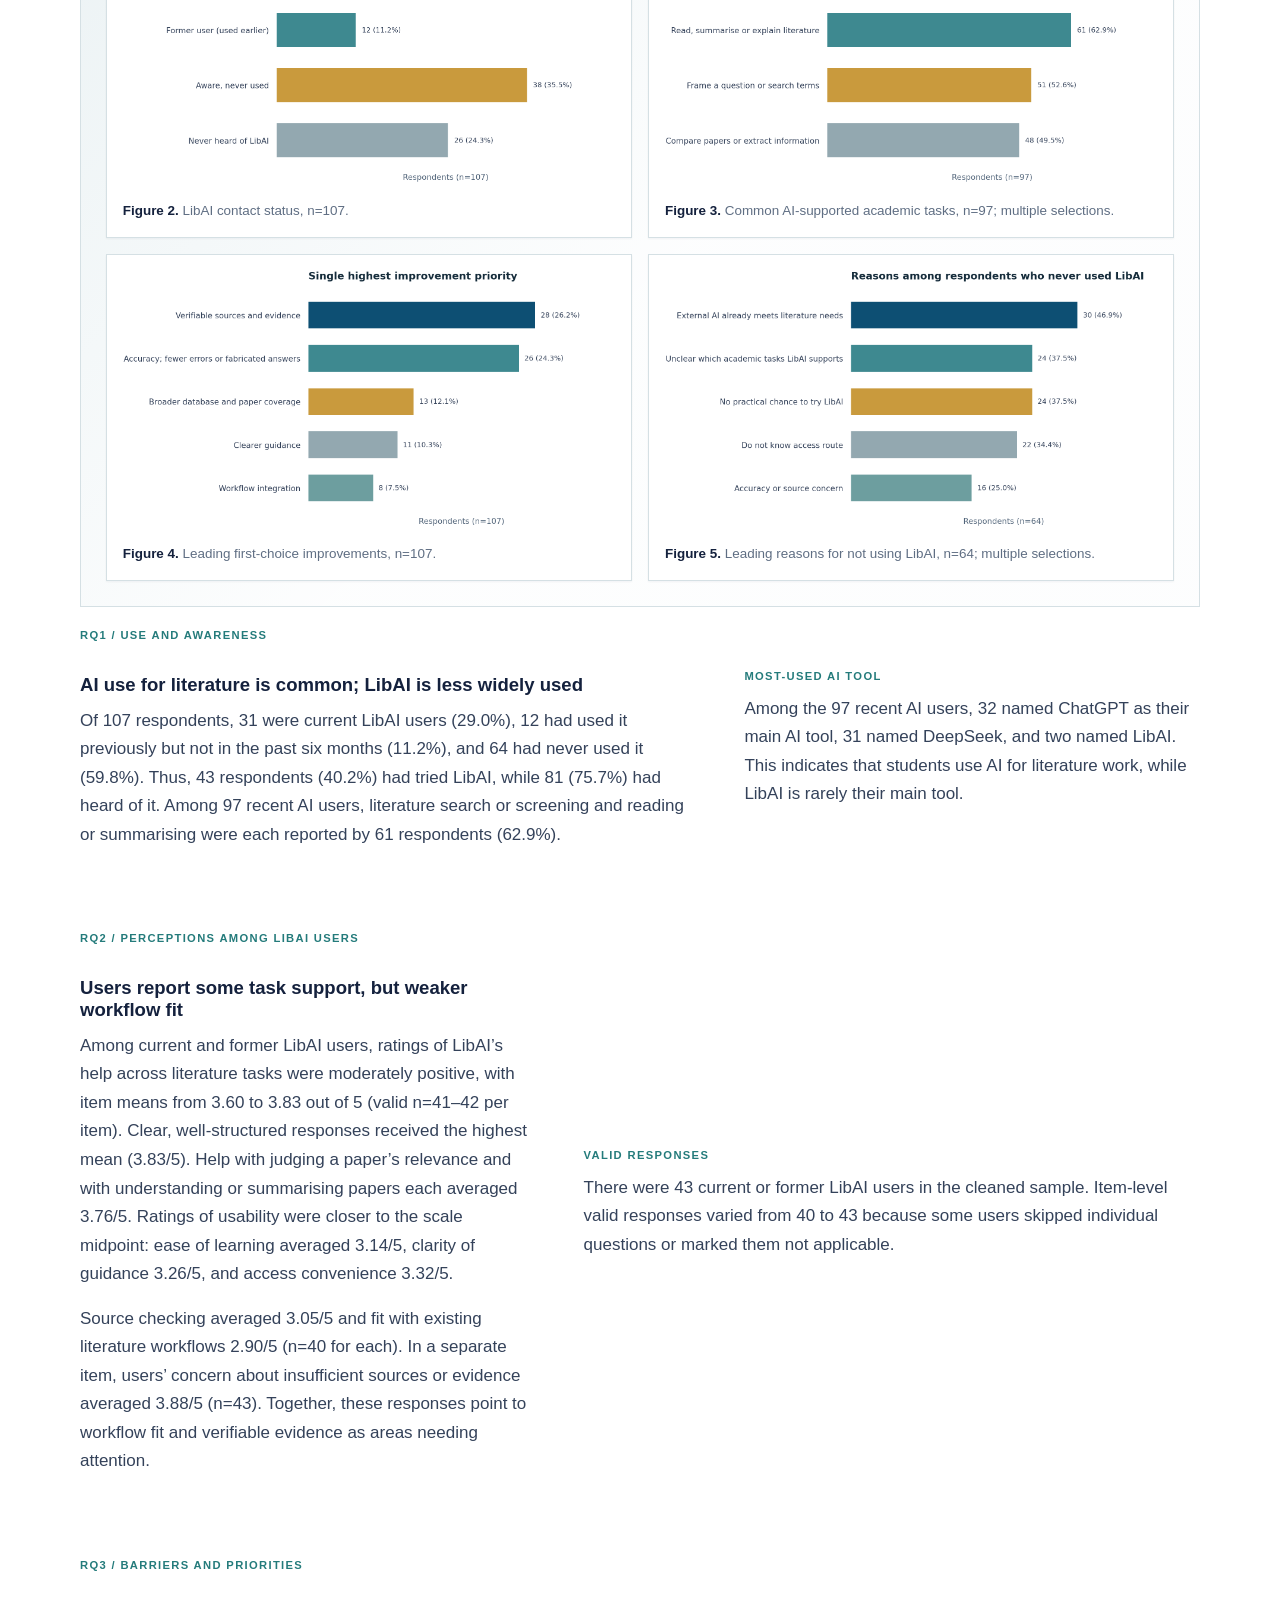
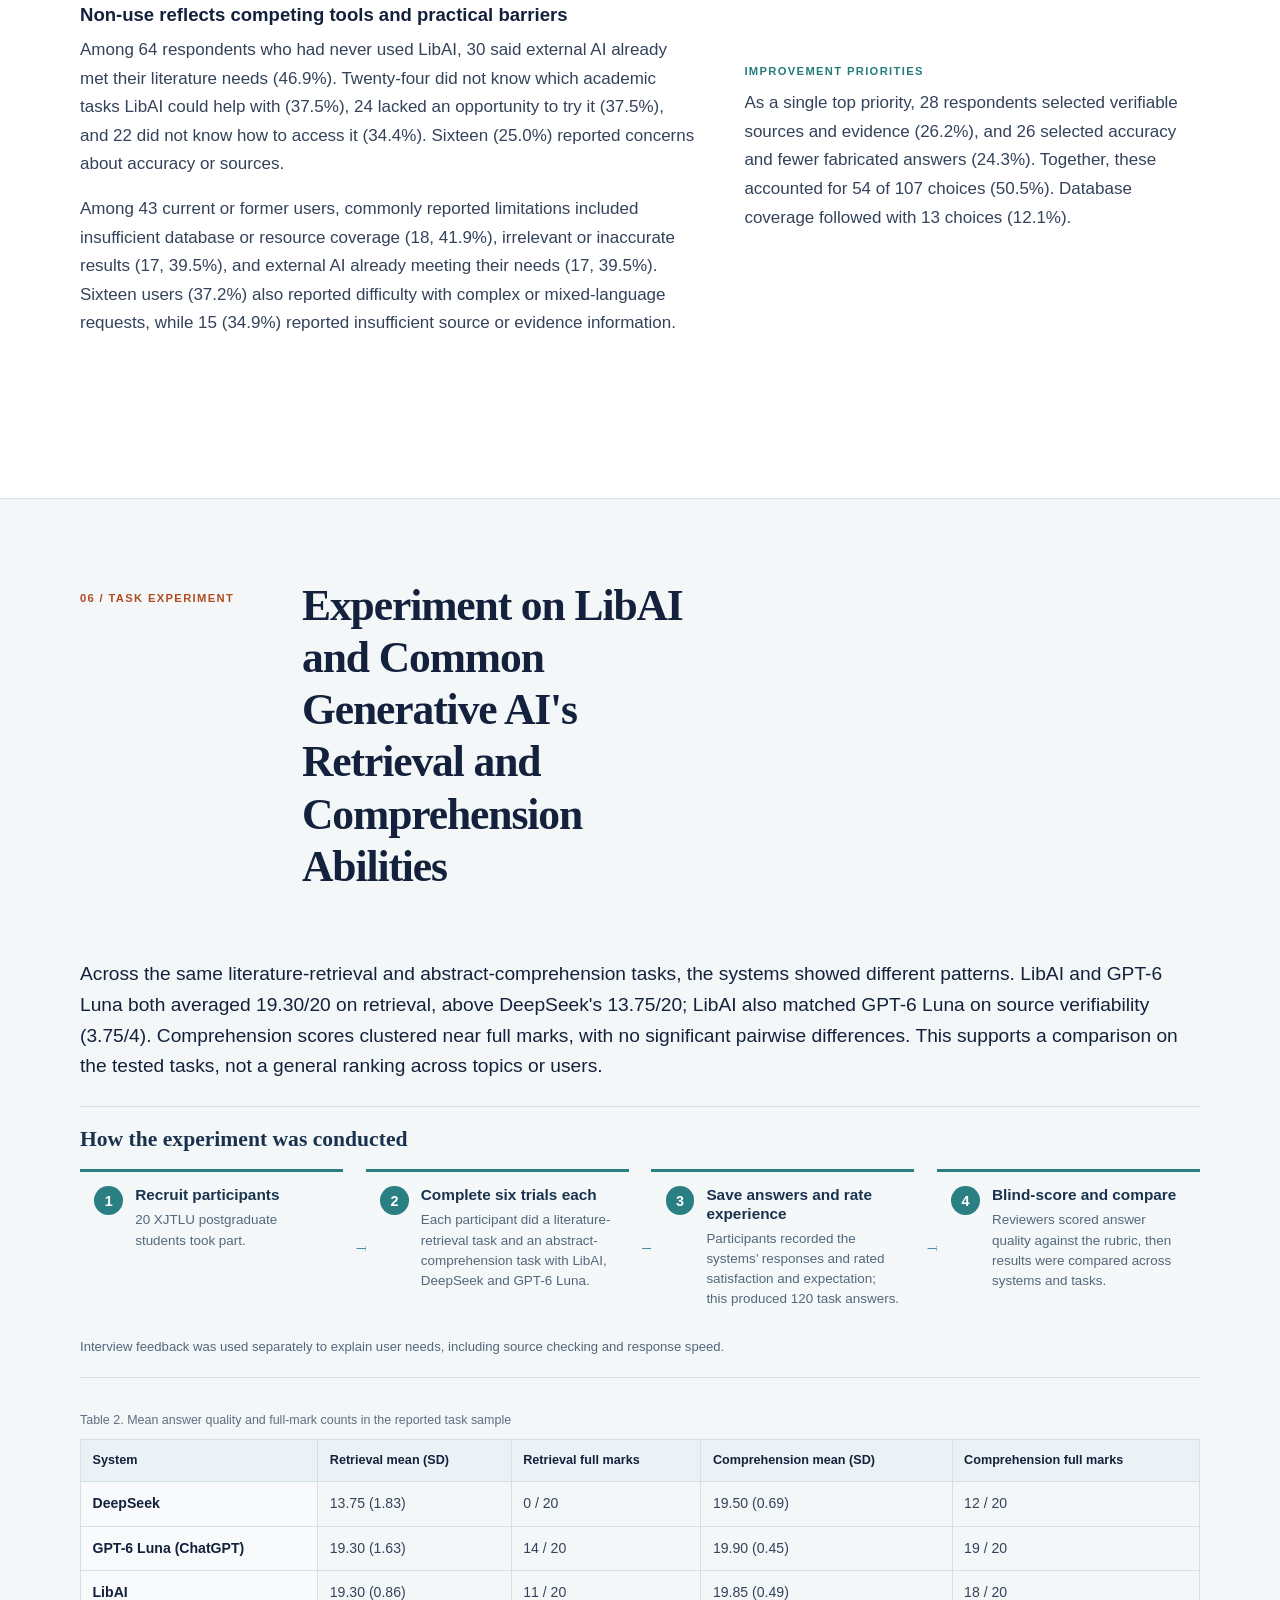
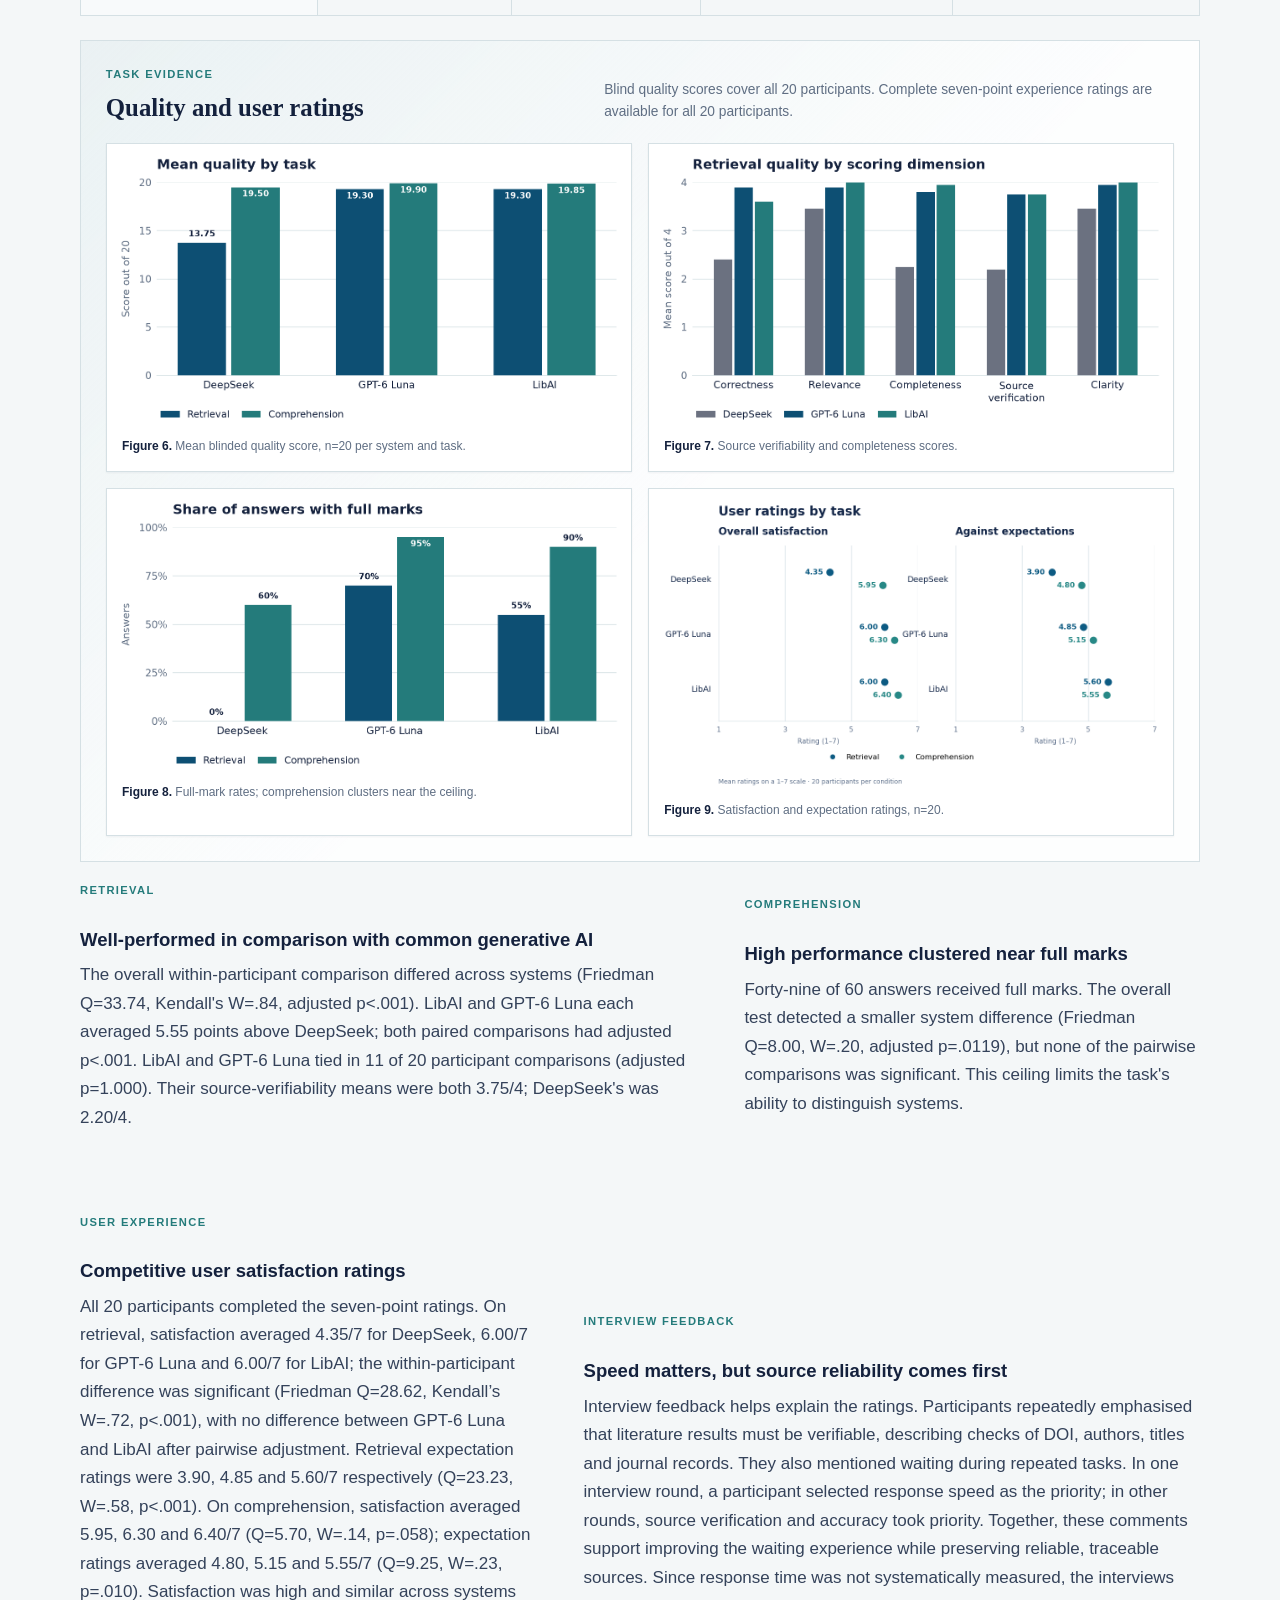
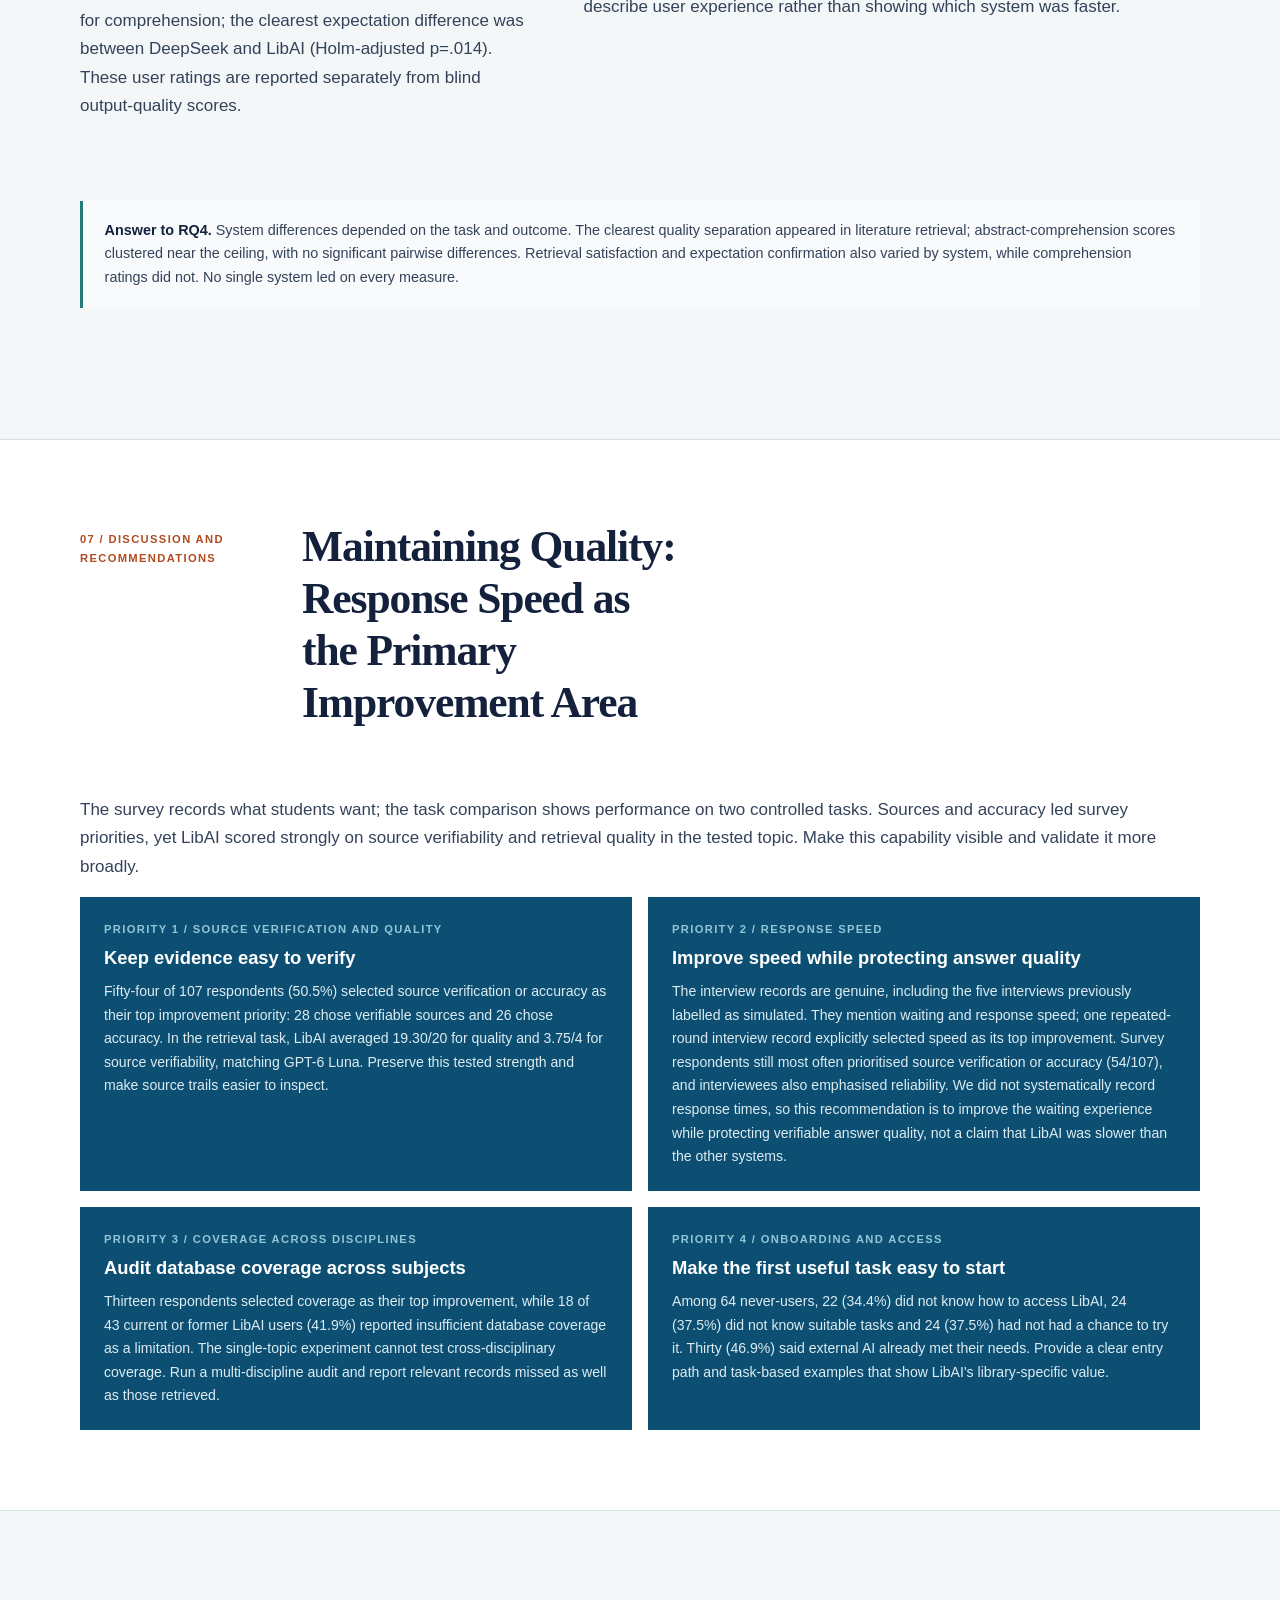
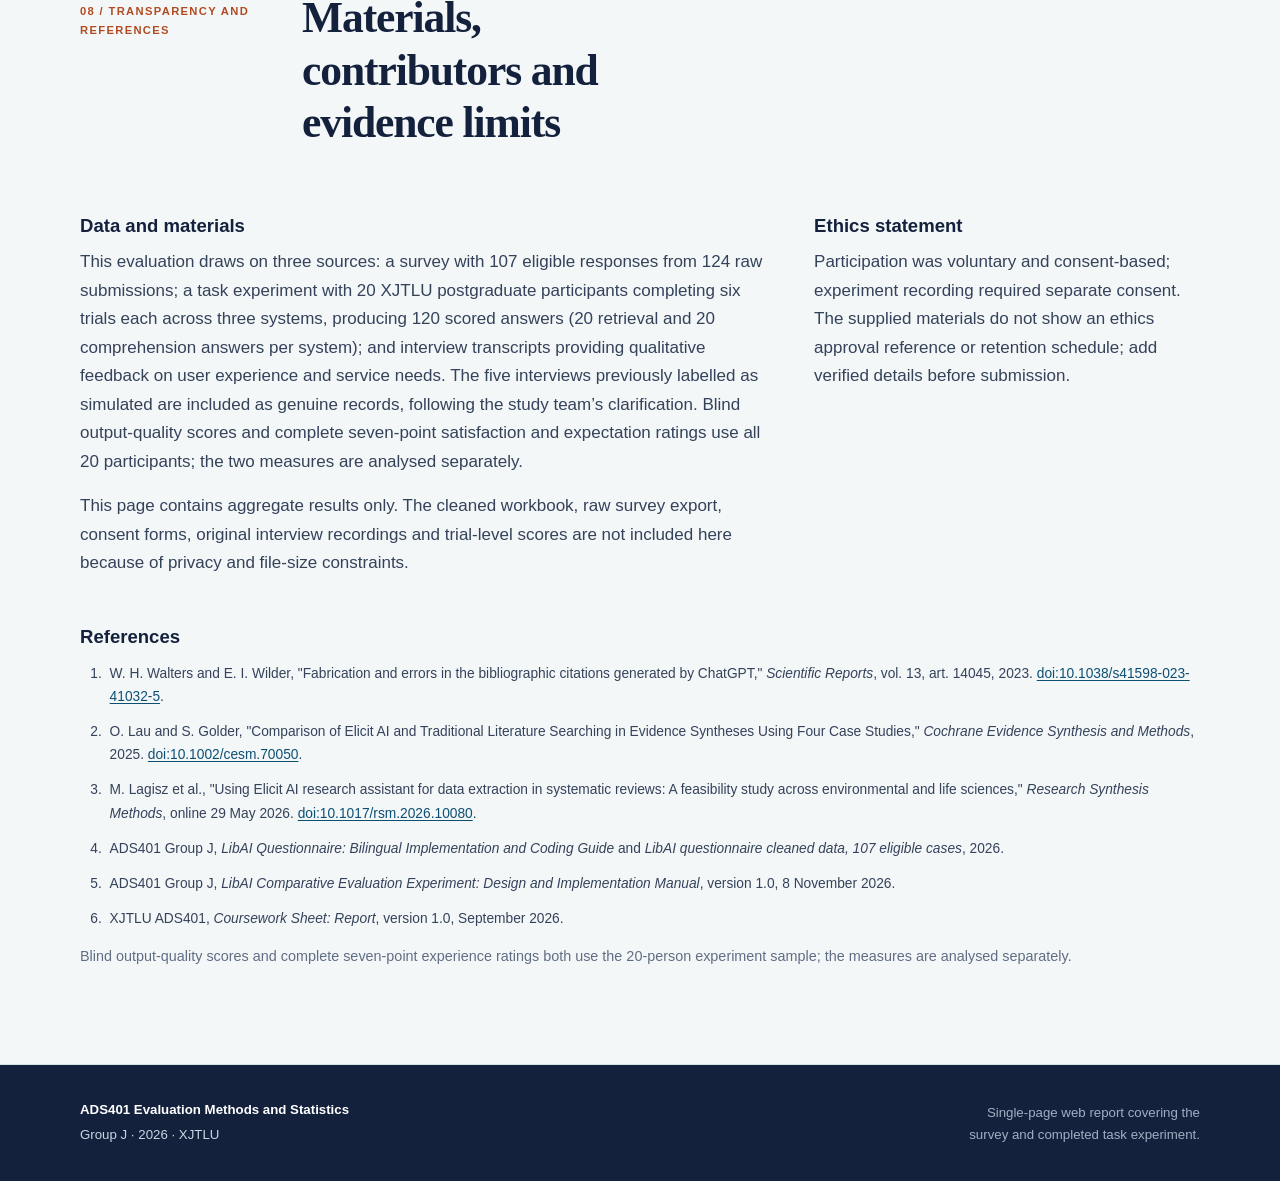
<file: ADS401_GroupJ_Report.html>
<!DOCTYPE html>

<html lang="en">
<head>
<meta charset="utf-8"/>
<meta content="width=device-width, initial-scale=1" name="viewport"/>
<title>From Student Needs to Service Improvements: Evaluating LibAI at XJTLU | ADS401 Group J</title>
<meta content="A survey-led evaluation of LibAI adoption, postgraduate literature needs and a task comparison of LibAI, DeepSeek and GPT-6 Luna." name="description"/>
<link href="assets/style.css" rel="stylesheet"/>
<style id="survey-experiment-map-style">
.survey-experiment-map{margin:1.5rem 0 2rem;padding:1.35rem;background:#f4f8f9;border:1px solid #d4e0e5;border-radius:12px;color:#19324d}
.survey-experiment-map>h3{margin:0;font-size:1.35rem}
.map-intro{margin:.35rem 0 1rem;color:#53677b}
.map-row{display:grid;grid-template-columns:minmax(0,1fr) 42px minmax(0,1fr);align-items:stretch;gap:.8rem;margin:.8rem 0}
.map-survey,.map-experiment{padding:1rem 1.1rem;background:#fff;border:1px solid #d4e0e5;border-radius:8px}
.map-survey{border-left:4px solid #2a7f83}.map-experiment{border-left:4px solid #2878a0}
.map-label{margin:0 0 .35rem;color:#53677b;font-size:.72rem;font-weight:800;letter-spacing:.1em;text-transform:uppercase}
.map-row h4{margin:0 0 .4rem;color:#19324d;font-size:1rem}
.map-row p:last-child{margin:0;color:#53677b;font-size:.91rem;line-height:1.5}
.map-arrow{display:grid;place-items:center;color:#2878a0;font-size:1.65rem;font-weight:700}
.map-caption{margin:1rem 0 0;color:#53677b;font-size:.88rem;font-style:italic}
@media(max-width:700px){.map-row{grid-template-columns:1fr;gap:.25rem}.map-arrow{transform:rotate(90deg);height:24px}.survey-experiment-map{padding:1rem}}
</style>
<style id="experiment-process-style">
#experiment .experiment-process{margin:1.5rem 0 2rem;padding:1.25rem 0;border-top:1px solid #d4e0e5;border-bottom:1px solid #d4e0e5;color:#19324d}
#experiment .experiment-process>h3{margin:0 0 1rem;color:#19324d;font-family:Georgia,serif;font-size:1.35rem}
#experiment ol.experiment-steps{display:grid;grid-template-columns:repeat(4,minmax(0,1fr));gap:1.4rem;margin:0;padding:0;list-style:none}
#experiment .experiment-steps li{position:relative;display:flex;gap:.75rem;align-items:flex-start;min-width:0;margin:0;padding:.9rem;background:#f4f8f9;border-top:3px solid #2a7f83;list-style:none}
#experiment .experiment-steps li:not(:last-child)::after{content:"→";position:absolute;right:-1.2rem;top:50%;transform:translate(50%,-50%);color:#2878a0;font-size:1.25rem;font-weight:700}
#experiment .process-number{display:grid;flex:0 0 1.8rem;place-items:center;width:1.8rem;height:1.8rem;border-radius:50%;background:#2a7f83;color:#fff;font-size:.9rem;font-weight:700}
#experiment .experiment-steps h4{margin:0 0 .35rem;color:#19324d;font-size:.96rem}
#experiment .experiment-steps p{margin:0;color:#53677b;font-size:.84rem;line-height:1.5}
#experiment .process-note{margin:.85rem 0 0;color:#53677b;font-size:.82rem;line-height:1.5}
@media(max-width:800px){#experiment ol.experiment-steps{grid-template-columns:repeat(2,minmax(0,1fr));gap:.8rem}#experiment .experiment-steps li::after{display:none}}
@media(max-width:520px){#experiment ol.experiment-steps{grid-template-columns:1fr}#experiment .experiment-steps li{padding:.8rem}}
</style>
</head>
<body>
<a class="skip-link" href="#main">Skip to main content</a>
<header class="site-header" id="top">
<div class="wrap header-inner">
<div class="header-copy">
<p class="eyebrow">ADS401 Evaluation Methods and Statistics <span aria-hidden="true">/</span> Group J</p>
<h1>From Student Needs to Service Improvements: Evaluating LibAI at XJTLU</h1>
<p class="lede">We surveyed XJTLU postgraduates about LibAI adoption, non-use reasons and desired capabilities. Those findings informed a comparison of LibAI, DeepSeek and GPT-6 Luna on literature retrieval and source understanding, using 107 eligible survey responses and 20 task participants.</p>
<p class="header-note">Source verification and accuracy were the leading improvement priorities: 54 of 107 respondents (50.5%) chose one of them as their top priority. LibAI also scored strongly on source verifiability in the task comparison, making traceability a strength to preserve and refine. Interview feedback commonly called for faster responses; this is a reported user need, considered alongside the task results. <a href="#experiment">See the findings and recommendations.</a></p>
<p class="download-links"><span aria-hidden="true">/</span><a download="" href="assets/experiment-protocol.pdf">Original protocol (8 Nov 2026; pre-experiment plan)</a></p>
</div>
<aside aria-label="Project summary" class="project-badge">
<p class="badge-kicker">Project snapshot</p>
<p class="badge-number">N = 107</p>
<p class="badge-label">eligible survey responses</p>
<div class="badge-rule"></div>
<dl class="badge-facts"><div><dt>Group</dt><dd>J</dd></div><div><dt>Users</dt><dd>XJTLU postgraduates</dd></div><div><dt>System</dt><dd>LibAI</dd></div><div><dt>Design</dt><dd>107 survey + 20 task participants</dd></div></dl>
</aside>
</div>
<dl aria-label="Project details" class="wrap fact-grid"><div><dt>Members</dt><dd>Fengyi Guo, Jingyu Li, Liyutong Gao, Yuyang Long</dd></div><div><dt>Context</dt><dd>XJTLU Library academic support</dd></div><div><dt>Evaluated system</dt><dd><a href="https://libai.xjtlu.edu.cn/" rel="noopener" target="_blank">LibAI Portal</a></dd></div><div><dt>Evidence status</dt><dd>Survey n=107; task results n=20</dd></div></dl>
</header>
<nav aria-label="Report sections" class="toc">
<div class="wrap">
<ul>
<li><a href="#overview">1. At a glance</a></li>
<li><a href="#problem">2. Problem &amp; questions</a></li>
<li><a href="#background">3. Background</a></li>
<li><a href="#methods">4. Design &amp; methods</a></li>
<li><a href="#findings">5. Survey findings</a></li>
<li><a href="#experiment">6. Task experiment</a></li>
<li><a href="#discussion">7. Discussion</a></li>
<li><a href="#transparency">8. Transparency</a></li>
</ul>
</div>
</nav>
<main id="main">
<section class="section" id="overview"><div class="wrap">
<div class="section-heading"><p class="section-label">01 / Project at a glance</p><h2>Study overview</h2></div>
<div class="overview-copy">
<p class="lead-paragraph">This project examines whether XJTLU postgraduate students use LibAI for literature work, what they want from a library AI service, and how LibAI performs on common literature tasks.</p>
<p>We first surveyed 107 postgraduates about LibAI use, non-use reasons, AI-supported literature tasks and improvement priorities. We then compared LibAI with ChatGPT (GPT-6 Luna configuration) and DeepSeek on literature retrieval and abstract understanding, and used interview feedback to add context to the results.</p>
<p>Respondents placed particular value on reliable, verifiable sources and accuracy. In the retrieval task, LibAI matched GPT-6 Luna on mean quality and source verifiability. Interviewees mentioned speed, while generally prioritising reliability; response time is therefore a service need to investigate alongside quality.</p>
</div>
<div aria-label="Key survey and task study results" class="evidence-strip" role="group"><div class="evidence-item"><p class="evidence-number">40.2%</p><p>had ever used LibAI (43 of 107)</p></div><div class="evidence-item"><p class="evidence-number">59.8%</p><p>had never used LibAI (64 of 107)</p></div><div class="evidence-item"><p class="evidence-number">50.5%</p><p>selected source verification or accuracy as their top improvement</p></div><div class="evidence-item"><p class="evidence-number">19.30 / 20</p><p>mean retrieval score for both LibAI and GPT-6 Luna</p></div></div>
</div></section>
<section class="section alt" id="problem"><div class="wrap">
<div class="section-heading"><p class="section-label">02 / Problem, motivation and questions</p><h2>Background and research questions</h2></div>
<div class="three-col problem-grid"><article><p class="card-kicker">Users and context</p><h3>Postgraduate literature work</h3><p>Students use AI to find, screen, compare and understand academic literature. Alongside LibAI, general-purpose generative AI tools outside the university are also common alternatives.</p></article><article><p class="card-kicker">Evaluation problem</p><h3>The questionnaire results</h3><p>Survey responses show who has used LibAI and why some students have not tried it.</p></article><article><p class="card-kicker">Improvement question</p><h3>Current issues of concern</h3><p>Respondents highlighted source reliability, answer accuracy, resource coverage and the practical experience of using LibAI.</p></article></div>
<div class="callout"><p class="card-kicker">Research questions</p><ol><li><strong>RQ1 / Use and awareness:</strong> How do XJTLU postgraduate students use generative AI for literature search and reading, and how widely is LibAI used among them?</li><li><strong>RQ2 / Perceptions among LibAI users:</strong> How do students who have used LibAI rate its help with literature tasks, usability, source verification and fit with their existing workflow?</li><li><strong>RQ3 / Barriers and priorities:</strong> Why do some students not use LibAI, what barriers do users report, and which improvements do respondents prioritise?</li><li><strong>RQ4 / Task performance:</strong> On the same literature retrieval and abstract comprehension tasks, do LibAI, DeepSeek and GPT-6 Luna differ in answer quality, satisfaction and expectation confirmation?</li></ol></div>
</div></section>
<section class="section" id="background"><div class="wrap">
<div class="section-heading"><p class="section-label">03 / Background and related work</p><h2>Why source checking belongs in the evaluation</h2></div>
<p>AI-assisted literature work combines retrieval and interpretation. A retrieval tool should find papers that meet the task requirements, return accurate sources and provide details students can verify. A reading tool should preserve the source content without adding unsupported information or omitting important details.</p>
<div class="narrative-columns"><div><h3>Retrieval requires relevance and source verification</h3><p>Walters and Wilder examined citations in literature reviews generated by ChatGPT-3.5 and GPT-4. They found fabricated references alongside real references containing substantive errors. This shows why researchers should verify that cited works exist and that their bibliographic metadata are accurate [1]. Their findings concern earlier model versions and do not establish LibAI's current error rate.</p><p>In four evidence-synthesis case studies, Lau and Golder found that Elicit had higher precision but lower average sensitivity than the original reviews. They concluded that, in those cases, Elicit could supplement but not replace comprehensive searching [2]. This supports evaluating both task fit and source verification.</p></div><div><h3>Interpretation also requires manual checking</h3><p>A 2026 feasibility study of Elicit's data extraction found that accuracy and reproducibility varied across prompts and test articles, and recommended manual checking [3]. We therefore combine blind output scoring with user ratings. A response may appear useful while omitting a key result or adding unsupported information.</p><p>These studies inform our evaluation measures but do not predict LibAI's performance. This study examines whether XJTLU postgraduates know about and choose the library tool, what functions they want, and how it performs on tasks drawn from their reported literature workflow.</p></div></div>

</div></section>
<section class="section alt" id="methods"><div class="wrap">
<div class="section-heading"><p class="section-label">04 / Study design and methods</p><h2>Survey design and experiment approach</h2></div>
<div class="finding-block single"><div><h3>4.1 Questionnaire: adoption and user needs</h3><p>The questionnaire moved from students’ general AI use to their specific experience with LibAI. It asked which AI tools they used for literature-related work and which tasks they used them for; whether they knew about or had used LibAI; and, based on their experience, what factors encouraged or hindered use. It also asked respondents to rate desired functions and select the improvement they would prioritise first. Responses about common literature tasks informed task selection, while the other AI tools reported by respondents informed comparator selection. The bilingual questionnaire targeted XJTLU postgraduate students. Of 124 raw submissions, six did not consent and 11 were not XJTLU postgraduates, leaving 107 eligible responses.</p><p>Findings are descriptive and exploratory. The survey used non-probability convenience/snowball recruitment.</p></div></div>
<div class="survey-experiment-map"><h3>How the survey informed the experiment</h3><p class="map-intro">Three questionnaire findings shaped the task choice, comparison systems and scoring focus.</p><div class="map-row"><div class="map-survey"><p class="map-label">Survey question · Q6</p><h4>Which academic tasks do students use AI for?</h4><p>Among 97 recent AI users, literature search/screening and reading/summarising were each selected by 61 respondents.</p></div><div class="map-arrow" aria-hidden="true">→</div><div class="map-experiment"><p class="map-label">Experiment design</p><h4>Test literature retrieval and abstract understanding</h4><p>The two task areas represent common literature work reported in the questionnaire.</p></div></div><div class="map-row"><div class="map-survey"><p class="map-label">Survey question · Q7</p><h4>Which AI tool do students use most?</h4><p>ChatGPT was named by 32 respondents and DeepSeek by 31; two named LibAI (n=97).</p></div><div class="map-arrow" aria-hidden="true">→</div><div class="map-experiment"><p class="map-label">Experiment design</p><h4>Compare LibAI with ChatGPT and DeepSeek</h4><p>The experiment used GPT-6 Luna as the ChatGPT configuration, alongside DeepSeek and LibAI.</p></div></div><div class="map-row"><div class="map-survey"><p class="map-label">Survey question · Q28</p><h4>Which improvement should LibAI prioritise first?</h4><p>Verifiable sources were selected by 28 respondents and accuracy by 26 (n=107).</p></div><div class="map-arrow" aria-hidden="true">→</div><div class="map-experiment"><p class="map-label">Experiment design</p><h4>Score source traceability and answer quality</h4><p>The rubric assessed source verifiability, correctness, relevance, completeness and clarity.</p></div></div><p class="map-caption">The survey determined what to examine; the experiment compared outputs on those selected tasks and criteria.</p></div>
<div class="two-col"><div><h3>4.2 Task comparison: procedure</h3><p>To assess the common literature tasks identified in the survey, 20 XJTLU postgraduates used LibAI, DeepSeek and GPT-6 Luna (ChatGPT configuration) to complete a literature-retrieval task and a fixed abstract-comprehension task. Each participant completed six trials, producing 120 answers for scoring. Participants were interviewed after the tasks. The results briefly compare the three systems on these tasks.</p></div><div><h3>4.3 Measures and safeguards</h3><p>Participants recorded each system’s specific response. The group then conducted a second blind review of the recorded answers to cross-check the results. Reviewers assessed correctness, relevance, completeness, source verifiability and clarity/actionability using the 0–20 scoring scale. </p><p>All 20 participants’ task answers were included in output scoring. Complete seven-point satisfaction and expectation ratings were available for all 20 participants and analysed as within-participant responses. Participation in the questionnaire and experiment required informed consent, and recording required separate consent. This page reports aggregate findings only and does not display raw responses or identifying information.</p></div></div>
</div></section>
<section class="section" id="findings"><div class="wrap">
<div class="section-heading"><p class="section-label">05 / Survey findings</p><h2>Few students use LibAI; sources and accuracy lead priorities</h2></div>
<p class="evidence-note">These results use the latest cleaned questionnaire data. Of 124 raw submissions, 107 met the eligibility requirements. AI-task questions were answered by 97 respondents who had recently used AI; questions about reasons for non-use were answered by 64 respondents who had never used LibAI.</p>
<div class="chart-overview"><div class="chart-overview-head"><div><p class="mini-label">Survey results</p><h3>Use, task demand and improvement priorities</h3></div><p>Each chart shows its denominator. AI task use is among recent AI users; non-use reasons are among respondents who had never used LibAI.</p></div><div class="data-chart-grid"><figure class="data-chart"><img alt="LibAI status among 107 respondents: 31 current users, 12 former users, 38 aware non-users and 26 unaware non-users." src="assets/analysis-charts/adoption-n107.png"/><figcaption><strong>Figure 2.</strong> LibAI contact status, n=107.</figcaption></figure><figure class="data-chart"><img alt="Among 97 recent AI users, 61 used AI for literature search or screening and 61 for reading or summarising; 51 framed a research question and 48 compared papers or extracted information." src="assets/analysis-charts/tasks-n107.png"/><figcaption><strong>Figure 3.</strong> Common AI-supported academic tasks, n=97; multiple selections.</figcaption></figure><figure class="data-chart"><img alt="Top improvement choices: verifiable sources 28, accuracy 26, coverage 13, guidance 11 and workflow integration 8 of 107." src="assets/analysis-charts/priorities-n107.png"/><figcaption><strong>Figure 4.</strong> Leading first-choice improvements, n=107.</figcaption></figure><figure class="data-chart"><img alt="Among 64 never-users, 30 said external AI met their needs, 24 did not know suitable tasks, 24 lacked a trial opportunity, 22 did not know access and 16 had accuracy or source concerns." src="assets/analysis-charts/nonusers-n107.png"/><figcaption><strong>Figure 5.</strong> Leading reasons for not using LibAI, n=64; multiple selections.</figcaption></figure></div></div>
<div class="finding-block"><div><p class="mini-label">RQ1 / Use and awareness</p><h3>AI use for literature is common; LibAI is less widely used</h3><p>Of 107 respondents, 31 were current LibAI users (29.0%), 12 had used it previously but not in the past six months (11.2%), and 64 had never used it (59.8%). Thus, 43 respondents (40.2%) had tried LibAI, while 81 (75.7%) had heard of it. Among 97 recent AI users, literature search or screening and reading or summarising were each reported by 61 respondents (62.9%).</p></div><div class="finding-aside"><p class="mini-label">Most-used AI tool</p><p>Among the 97 recent AI users, 32 named ChatGPT as their main AI tool, 31 named DeepSeek, and two named LibAI. This indicates that students use AI for literature work, while LibAI is rarely their main tool.</p></div></div>
<div class="finding-block reverse"><div><p class="mini-label">RQ2 / Perceptions among LibAI users</p><h3>Users report some task support, but weaker workflow fit</h3><p>Among current and former LibAI users, ratings of LibAI’s help across literature tasks were moderately positive, with item means from 3.60 to 3.83 out of 5 (valid n=41–42 per item). Clear, well-structured responses received the highest mean (3.83/5). Help with judging a paper’s relevance and with understanding or summarising papers each averaged 3.76/5. Ratings of usability were closer to the scale midpoint: ease of learning averaged 3.14/5, clarity of guidance 3.26/5, and access convenience 3.32/5.</p><p>Source checking averaged 3.05/5 and fit with existing literature workflows 2.90/5 (n=40 for each). In a separate item, users’ concern about insufficient sources or evidence averaged 3.88/5 (n=43). Together, these responses point to workflow fit and verifiable evidence as areas needing attention.</p></div><div class="finding-aside"><p class="mini-label">Valid responses</p><p>There were 43 current or former LibAI users in the cleaned sample. Item-level valid responses varied from 40 to 43 because some users skipped individual questions or marked them not applicable.</p></div></div>
<div class="finding-block"><div><p class="mini-label">RQ3 / Barriers and priorities</p><h3>Non-use reflects competing tools and practical barriers</h3><p>Among 64 respondents who had never used LibAI, 30 said external AI already met their literature needs (46.9%). Twenty-four did not know which academic tasks LibAI could help with (37.5%), 24 lacked an opportunity to try it (37.5%), and 22 did not know how to access it (34.4%). Sixteen (25.0%) reported concerns about accuracy or sources.</p><p>Among 43 current or former users, commonly reported limitations included insufficient database or resource coverage (18, 41.9%), irrelevant or inaccurate results (17, 39.5%), and external AI already meeting their needs (17, 39.5%). Sixteen users (37.2%) also reported difficulty with complex or mixed-language requests, while 15 (34.9%) reported insufficient source or evidence information.</p></div><div class="finding-aside"><p class="mini-label">Improvement priorities</p><p>As a single top priority, 28 respondents selected verifiable sources and evidence (26.2%), and 26 selected accuracy and fewer fabricated answers (24.3%). Together, these accounted for 54 of 107 choices (50.5%). Database coverage followed with 13 choices (12.1%).</p></div></div>
</div></section>
<section class="section alt" id="experiment"><div class="wrap">
<div class="section-heading"><p class="section-label">06 / Task experiment</p><h2>Experiment on LibAI and Common Generative AI's Retrieval and Comprehension Abilities</h2></div>
<p class="lead-paragraph">Across the same literature-retrieval and abstract-comprehension tasks, the systems showed different patterns. LibAI and GPT-6 Luna both averaged 19.30/20 on retrieval, above DeepSeek's 13.75/20; LibAI also matched GPT-6 Luna on source verifiability (3.75/4). Comprehension scores clustered near full marks, with no significant pairwise differences. This supports a comparison on the tested tasks, not a general ranking across topics or users.</p>

<div class="experiment-process" role="group" aria-label="Experiment procedure">
<h3>How the experiment was conducted</h3>
<ol class="experiment-steps">
<li><span class="process-number">1</span><div><h4>Recruit participants</h4><p>20 XJTLU postgraduate students took part.</p></div></li>
<li><span class="process-number">2</span><div><h4>Complete six trials each</h4><p>Each participant did a literature-retrieval task and an abstract-comprehension task with LibAI, DeepSeek and GPT-6 Luna.</p></div></li>
<li><span class="process-number">3</span><div><h4>Save answers and rate experience</h4><p>Participants recorded the systems’ responses and rated satisfaction and expectation; this produced 120 task answers.</p></div></li>
<li><span class="process-number">4</span><div><h4>Blind-score and compare</h4><p>Reviewers scored answer quality against the rubric, then results were compared across systems and tasks.</p></div></li>
</ol>
<p class="process-note">Interview feedback was used separately to explain user needs, including source checking and response speed.</p>
</div>

<div class="table-wrap"><table><caption>Table 2. Mean answer quality and full-mark counts in the reported task sample</caption><thead><tr><th>System</th><th>Retrieval mean (SD)</th><th>Retrieval full marks</th><th>Comprehension mean (SD)</th><th>Comprehension full marks</th></tr></thead><tbody><tr><th scope="row">DeepSeek</th><td>13.75 (1.83)</td><td>0 / 20</td><td>19.50 (0.69)</td><td>12 / 20</td></tr><tr><th scope="row">GPT-6 Luna (ChatGPT)</th><td>19.30 (1.63)</td><td>14 / 20</td><td>19.90 (0.45)</td><td>19 / 20</td></tr><tr><th scope="row">LibAI</th><td>19.30 (0.86)</td><td>11 / 20</td><td>19.85 (0.49)</td><td>18 / 20</td></tr></tbody></table></div>
<div class="chart-overview"><div class="chart-overview-head"><div><p class="mini-label">Task evidence</p><h3>Quality and user ratings</h3></div><p>Blind quality scores cover all 20 participants. Complete seven-point experience ratings are available for all 20 participants.</p></div><div class="chart-mosaic"><figure class="primary-chart"><img alt="Mean quality out of 20: retrieval DeepSeek 13.75, GPT-6 Luna 19.30, LibAI 19.30; comprehension 19.50, 19.90 and 19.85." class="chart-image" src="assets/experiment-charts/mean-quality.png"/><figcaption><strong>Figure 6.</strong> Mean blinded quality score, n=20 per system and task.</figcaption></figure><figure class="primary-chart"><img alt="Retrieval source verifiability averages: DeepSeek 2.20/4, GPT-6 Luna 3.75/4, LibAI 3.75/4; completeness averages 2.25, 3.80 and 3.95." class="chart-image" src="assets/experiment-charts/retrieval-dimensions.png"/><figcaption><strong>Figure 7.</strong> Source verifiability and completeness scores.</figcaption></figure><figure class="primary-chart"><img alt="Full-mark rates: retrieval 0% DeepSeek, 70% GPT-6 Luna and 55% LibAI; comprehension 60%, 95% and 90%." class="chart-image" src="assets/experiment-charts/perfect-scores.png"/><figcaption><strong>Figure 8.</strong> Full-mark rates; comprehension clusters near the ceiling.</figcaption></figure><figure class="primary-chart"><img alt="Mean satisfaction and expectation ratings across two tasks for the three systems, based on 20 participants." class="chart-image" src="assets/experiment-charts/user-experience.png"/><figcaption><strong>Figure 9.</strong> Satisfaction and expectation ratings, n=20.</figcaption></figure></div></div>
<div class="finding-block"><div><p class="mini-label">Retrieval</p><h3>Well-performed in comparison with common generative AI</h3><p>The overall within-participant comparison differed across systems (Friedman Q=33.74, Kendall's W=.84, adjusted p&lt;.001). LibAI and GPT-6 Luna each averaged 5.55 points above DeepSeek; both paired comparisons had adjusted p&lt;.001. LibAI and GPT-6 Luna tied in 11 of 20 participant comparisons (adjusted p=1.000). Their source-verifiability means were both 3.75/4; DeepSeek's was 2.20/4.</p></div><div class="finding-aside"><p class="mini-label">Comprehension</p><h3>High performance clustered near full marks</h3><p>Forty-nine of 60 answers received full marks. The overall test detected a smaller system difference (Friedman Q=8.00, W=.20, adjusted p=.0119), but none of the pairwise comparisons was significant. This ceiling limits the task's ability to distinguish systems.</p></div></div>
<div class="finding-block reverse"><div><p class="mini-label">User experience</p><h3>Competitive user satisfaction ratings</h3><p>All 20 participants completed the seven-point ratings. On retrieval, satisfaction averaged 4.35/7 for DeepSeek, 6.00/7 for GPT-6 Luna and 6.00/7 for LibAI; the within-participant difference was significant (Friedman Q=28.62, Kendall’s W=.72, p&lt;.001), with no difference between GPT-6 Luna and LibAI after pairwise adjustment. Retrieval expectation ratings were 3.90, 4.85 and 5.60/7 respectively (Q=23.23, W=.58, p&lt;.001). On comprehension, satisfaction averaged 5.95, 6.30 and 6.40/7 (Q=5.70, W=.14, p=.058); expectation ratings averaged 4.80, 5.15 and 5.55/7 (Q=9.25, W=.23, p=.010). Satisfaction was high and similar across systems for comprehension; the clearest expectation difference was between DeepSeek and LibAI (Holm-adjusted p=.014). These user ratings are reported separately from blind output-quality scores.</p></div><div class="finding-aside"><p class="mini-label">Interview feedback</p><h3>Speed matters, but source reliability comes first</h3><p>Interview feedback helps explain the ratings. Participants repeatedly emphasised that literature results must be verifiable, describing checks of DOI, authors, titles and journal records. They also mentioned waiting during repeated tasks. In one interview round, a participant selected response speed as the priority; in other rounds, source verification and accuracy took priority. Together, these comments support improving the waiting experience while preserving reliable, traceable sources. Since response time was not systematically measured, the interviews describe user experience rather than showing which system was faster.</p></div></div>
<div class="evidence-note"><strong>Answer to RQ4.</strong> System differences depended on the task and outcome. The clearest quality separation appeared in literature retrieval; abstract-comprehension scores clustered near the ceiling, with no significant pairwise differences. Retrieval satisfaction and expectation confirmation also varied by system, while comprehension ratings did not. No single system led on every measure.</div>
</div></section>
<section class="section" id="discussion"><div class="wrap">
<div class="section-heading"><p class="section-label">07 / Discussion and recommendations</p><h2>Maintaining Quality: Response Speed as the Primary Improvement Area</h2></div>
<p>The survey records what students want; the task comparison shows performance on two controlled tasks. Sources and accuracy led survey priorities, yet LibAI scored strongly on source verifiability and retrieval quality in the tested topic. Make this capability visible and validate it more broadly.</p>
<div class="recommendation-grid"><article class="recommendation-card"><p class="card-kicker">Priority 1 / Source verification and quality</p><h3>Keep evidence easy to verify</h3><p>Fifty-four of 107 respondents (50.5%) selected source verification or accuracy as their top improvement priority: 28 chose verifiable sources and 26 chose accuracy. In the retrieval task, LibAI averaged 19.30/20 for quality and 3.75/4 for source verifiability, matching GPT-6 Luna. Preserve this tested strength and make source trails easier to inspect.</p></article><article class="recommendation-card"><p class="card-kicker">Priority 2 / Response speed</p><h3>Improve speed while protecting answer quality</h3><p>The interview records are genuine, including the five interviews previously labelled as simulated. They mention waiting and response speed; one repeated-round interview record explicitly selected speed as its top improvement. Survey respondents still most often prioritised source verification or accuracy (54/107), and interviewees also emphasised reliability. We did not systematically record response times, so this recommendation is to improve the waiting experience while protecting verifiable answer quality, not a claim that LibAI was slower than the other systems.</p></article><article class="recommendation-card"><p class="card-kicker">Priority 3 / Coverage across disciplines</p><h3>Audit database coverage across subjects</h3><p>Thirteen respondents selected coverage as their top improvement, while 18 of 43 current or former LibAI users (41.9%) reported insufficient database coverage as a limitation. The single-topic experiment cannot test cross-disciplinary coverage. Run a multi-discipline audit and report relevant records missed as well as those retrieved.</p></article><article class="recommendation-card"><p class="card-kicker">Priority 4 / Onboarding and access</p><h3>Make the first useful task easy to start</h3><p>Among 64 never-users, 22 (34.4%) did not know how to access LibAI, 24 (37.5%) did not know suitable tasks and 24 (37.5%) had not had a chance to try it. Thirty (46.9%) said external AI already met their needs. Provide a clear entry path and task-based examples that show LibAI's library-specific value.</p></article></div>



</div></section>
<section class="section alt" id="transparency"><div class="wrap">
<div class="section-heading"><p class="section-label">08 / Transparency and references</p><h2>Materials, contributors and evidence limits</h2></div>
<div class="two-col transparency-top"><div><h3>Data and materials</h3><p>This evaluation draws on three sources: a survey with 107 eligible responses from 124 raw submissions; a task experiment with 20 XJTLU postgraduate participants completing six trials each across three systems, producing 120 scored answers (20 retrieval and 20 comprehension answers per system); and interview transcripts providing qualitative feedback on user experience and service needs. The five interviews previously labelled as simulated are included as genuine records, following the study team’s clarification. Blind output-quality scores and complete seven-point satisfaction and expectation ratings use all 20 participants; the two measures are analysed separately.</p><p>This page contains aggregate results only. The cleaned workbook, raw survey export, consent forms, original interview recordings and trial-level scores are not included here because of privacy and file-size constraints. </p></div><div><h3>Ethics statement</h3><p>Participation was voluntary and consent-based; experiment recording required separate consent. The supplied materials do not show an ethics approval reference or retention schedule; add verified details before submission. </p></div></div>
<h3>References</h3><ol class="refs"><li>W. H. Walters and E. I. Wilder, "Fabrication and errors in the bibliographic citations generated by ChatGPT," <em>Scientific Reports</em>, vol. 13, art. 14045, 2023. <a href="https://doi.org/10.1038/s41598-023-41032-5">doi:10.1038/s41598-023-41032-5</a>.</li><li>O. Lau and S. Golder, "Comparison of Elicit AI and Traditional Literature Searching in Evidence Syntheses Using Four Case Studies," <em>Cochrane Evidence Synthesis and Methods</em>, 2025. <a href="https://doi.org/10.1002/cesm.70050">doi:10.1002/cesm.70050</a>.</li><li>M. Lagisz et al., "Using Elicit AI research assistant for data extraction in systematic reviews: A feasibility study across environmental and life sciences," <em>Research Synthesis Methods</em>, online 29 May 2026. <a href="https://doi.org/10.1017/rsm.2026.10080">doi:10.1017/rsm.2026.10080</a>.</li><li>ADS401 Group J, <em>LibAI Questionnaire: Bilingual Implementation and Coding Guide</em> and <em>LibAI questionnaire cleaned data, 107 eligible cases</em>, 2026.</li><li>ADS401 Group J, <em>LibAI Comparative Evaluation Experiment: Design and Implementation Manual</em>, version 1.0, 8 November 2026.</li><li>XJTLU ADS401, <em>Coursework Sheet: Report</em>, version 1.0, September 2026.</li></ol>
<p class="small muted">Blind output-quality scores and complete seven-point experience ratings both use the 20-person experiment sample; the measures are analysed separately.</p>
</div></section>
</main>
<footer class="site-footer">
<div class="wrap footer-inner">
<div>
<p class="footer-title">ADS401 Evaluation Methods and Statistics</p>
<p>Group J · <span id="year">2026</span> · XJTLU</p>
</div>
<p class="footer-note">Single-page web report covering the survey and completed task experiment.</p>
</div>
</footer>
<button aria-label="Back to top" class="to-top" type="button">↑</button>
<script src="assets/app.js"></script>
</body>
</html>
</file>
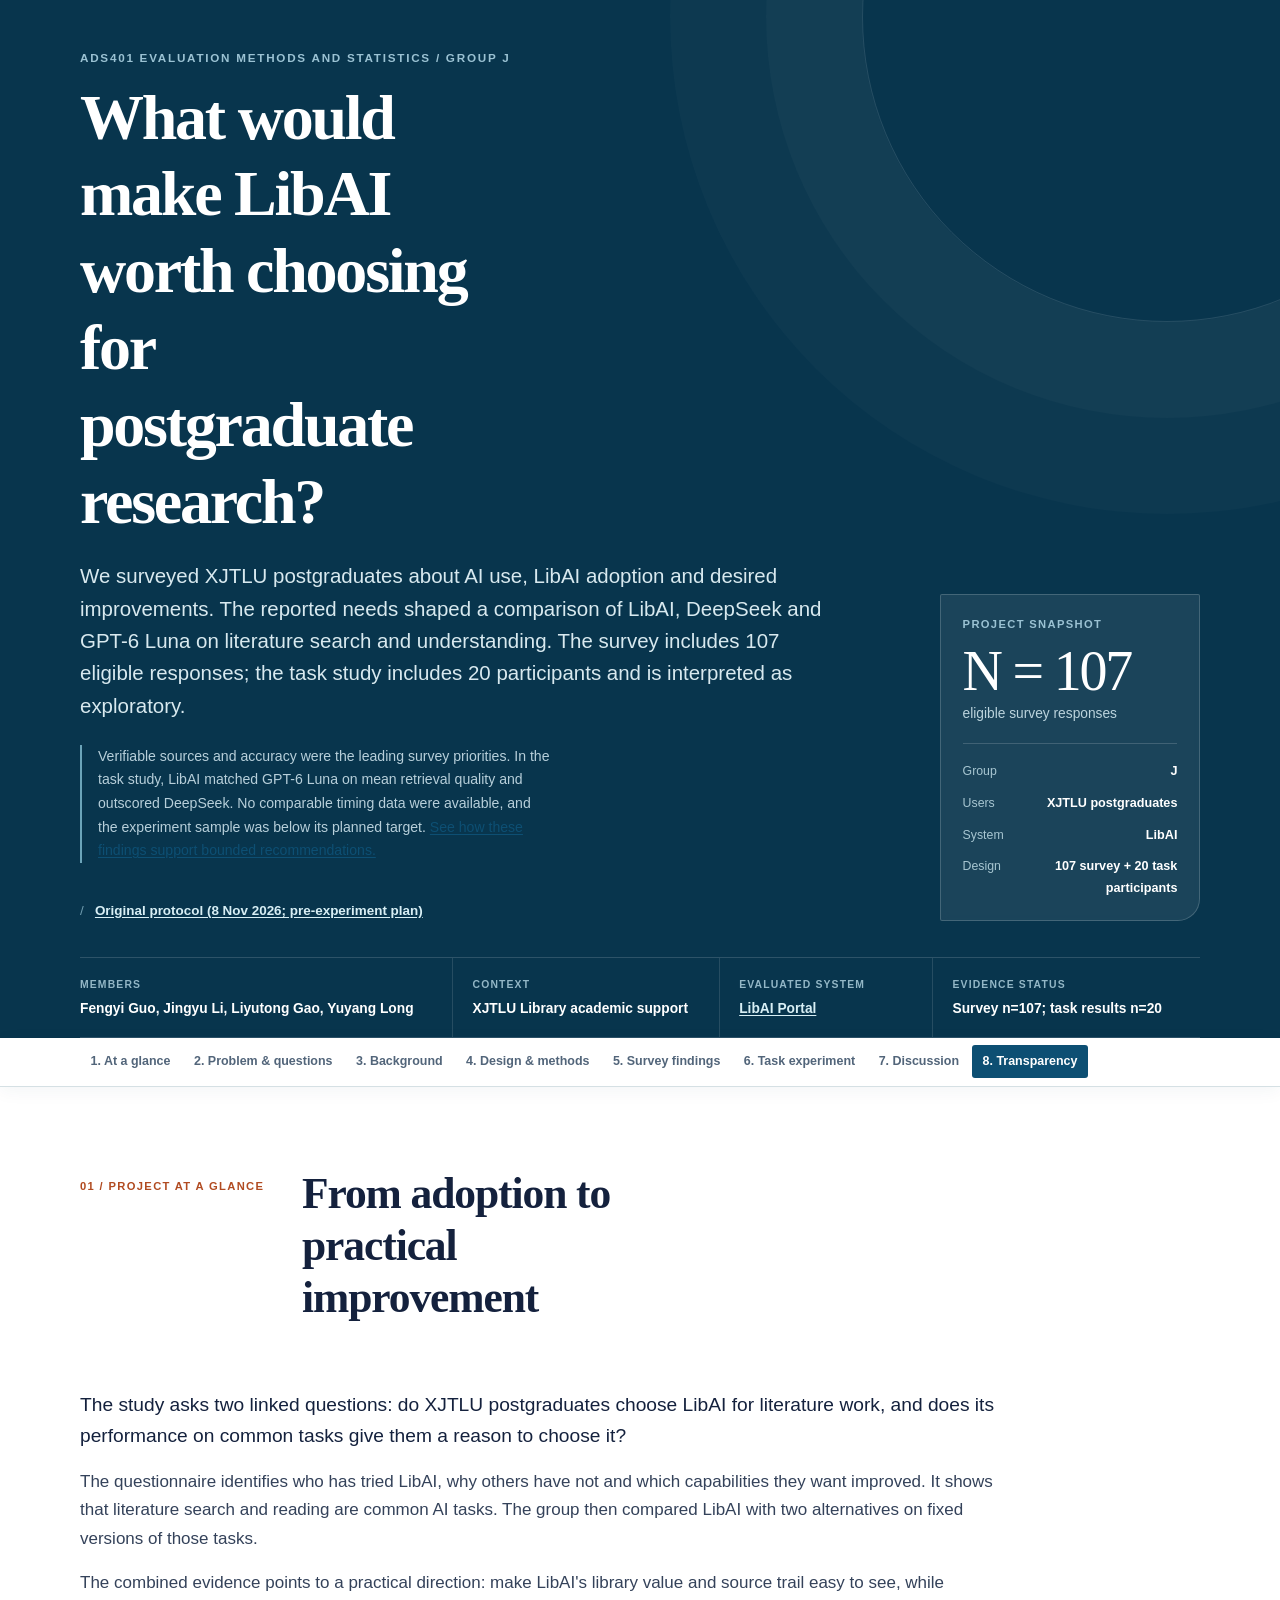
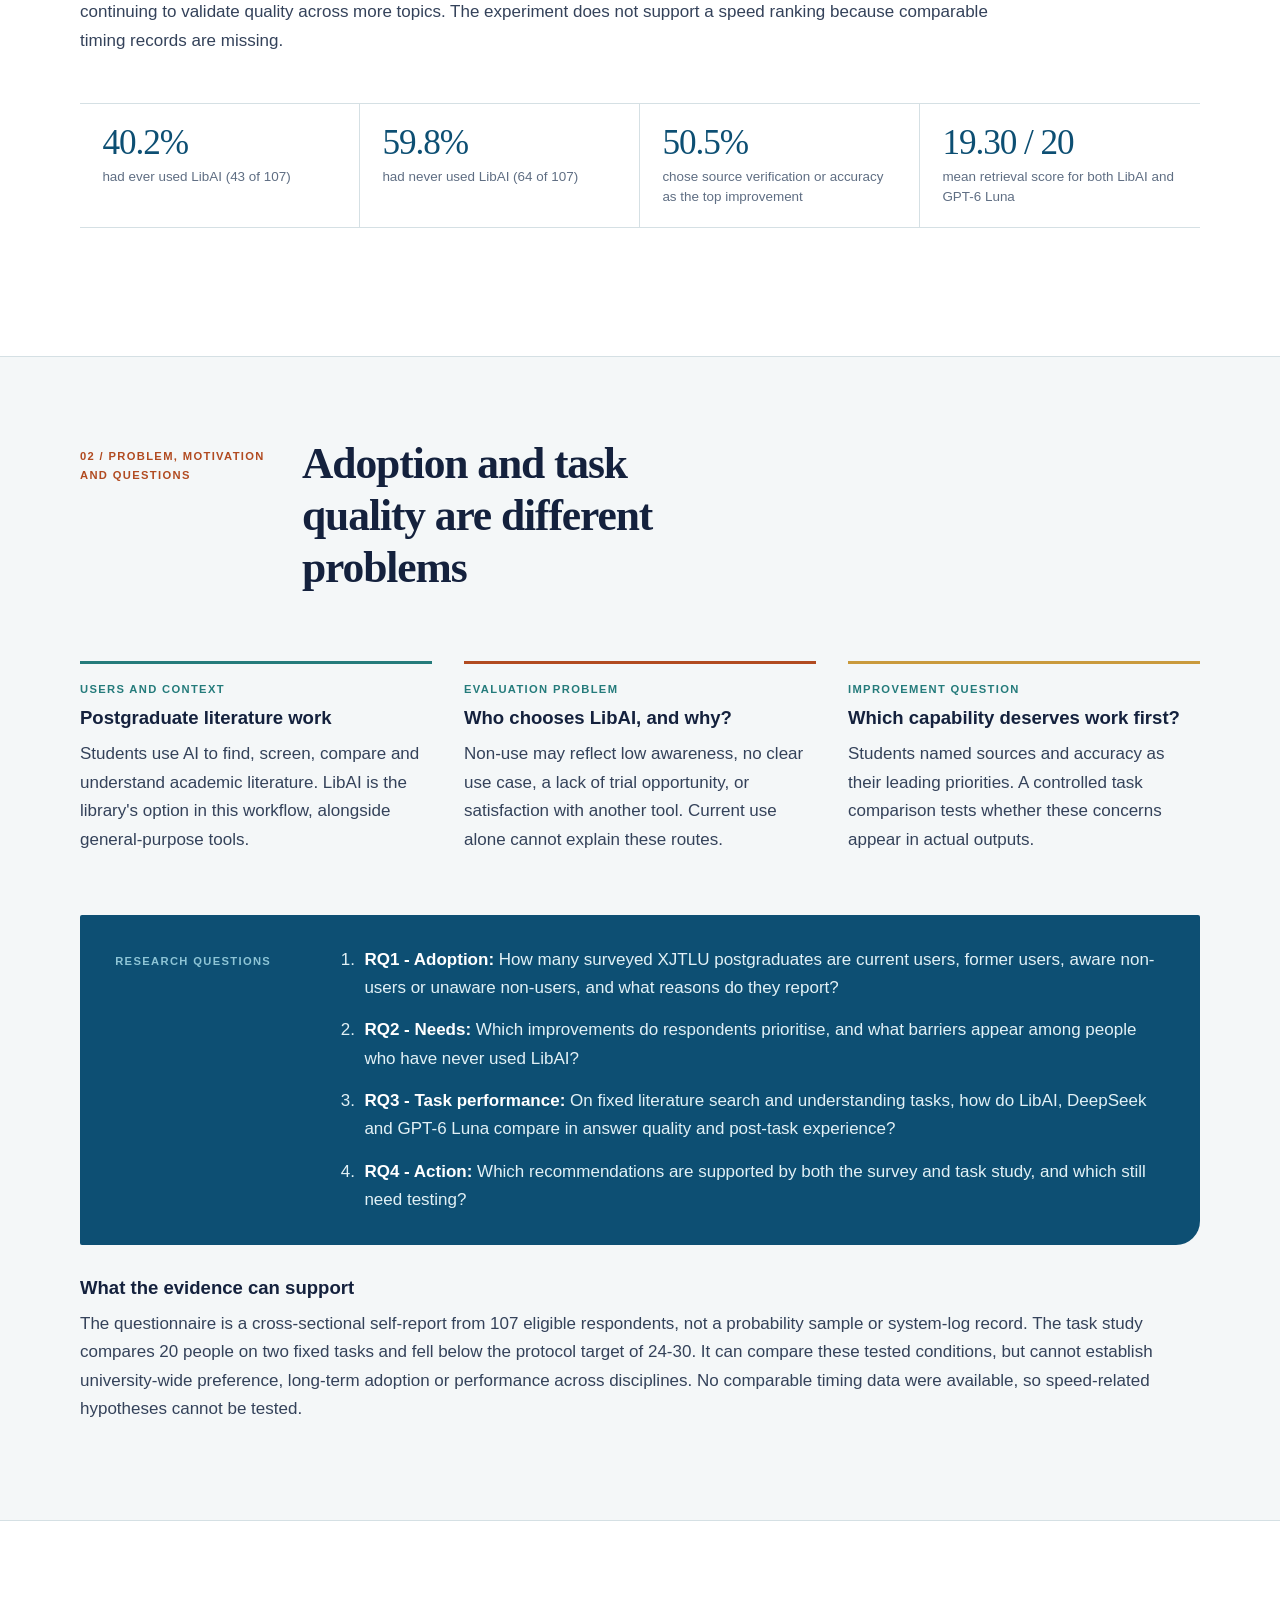
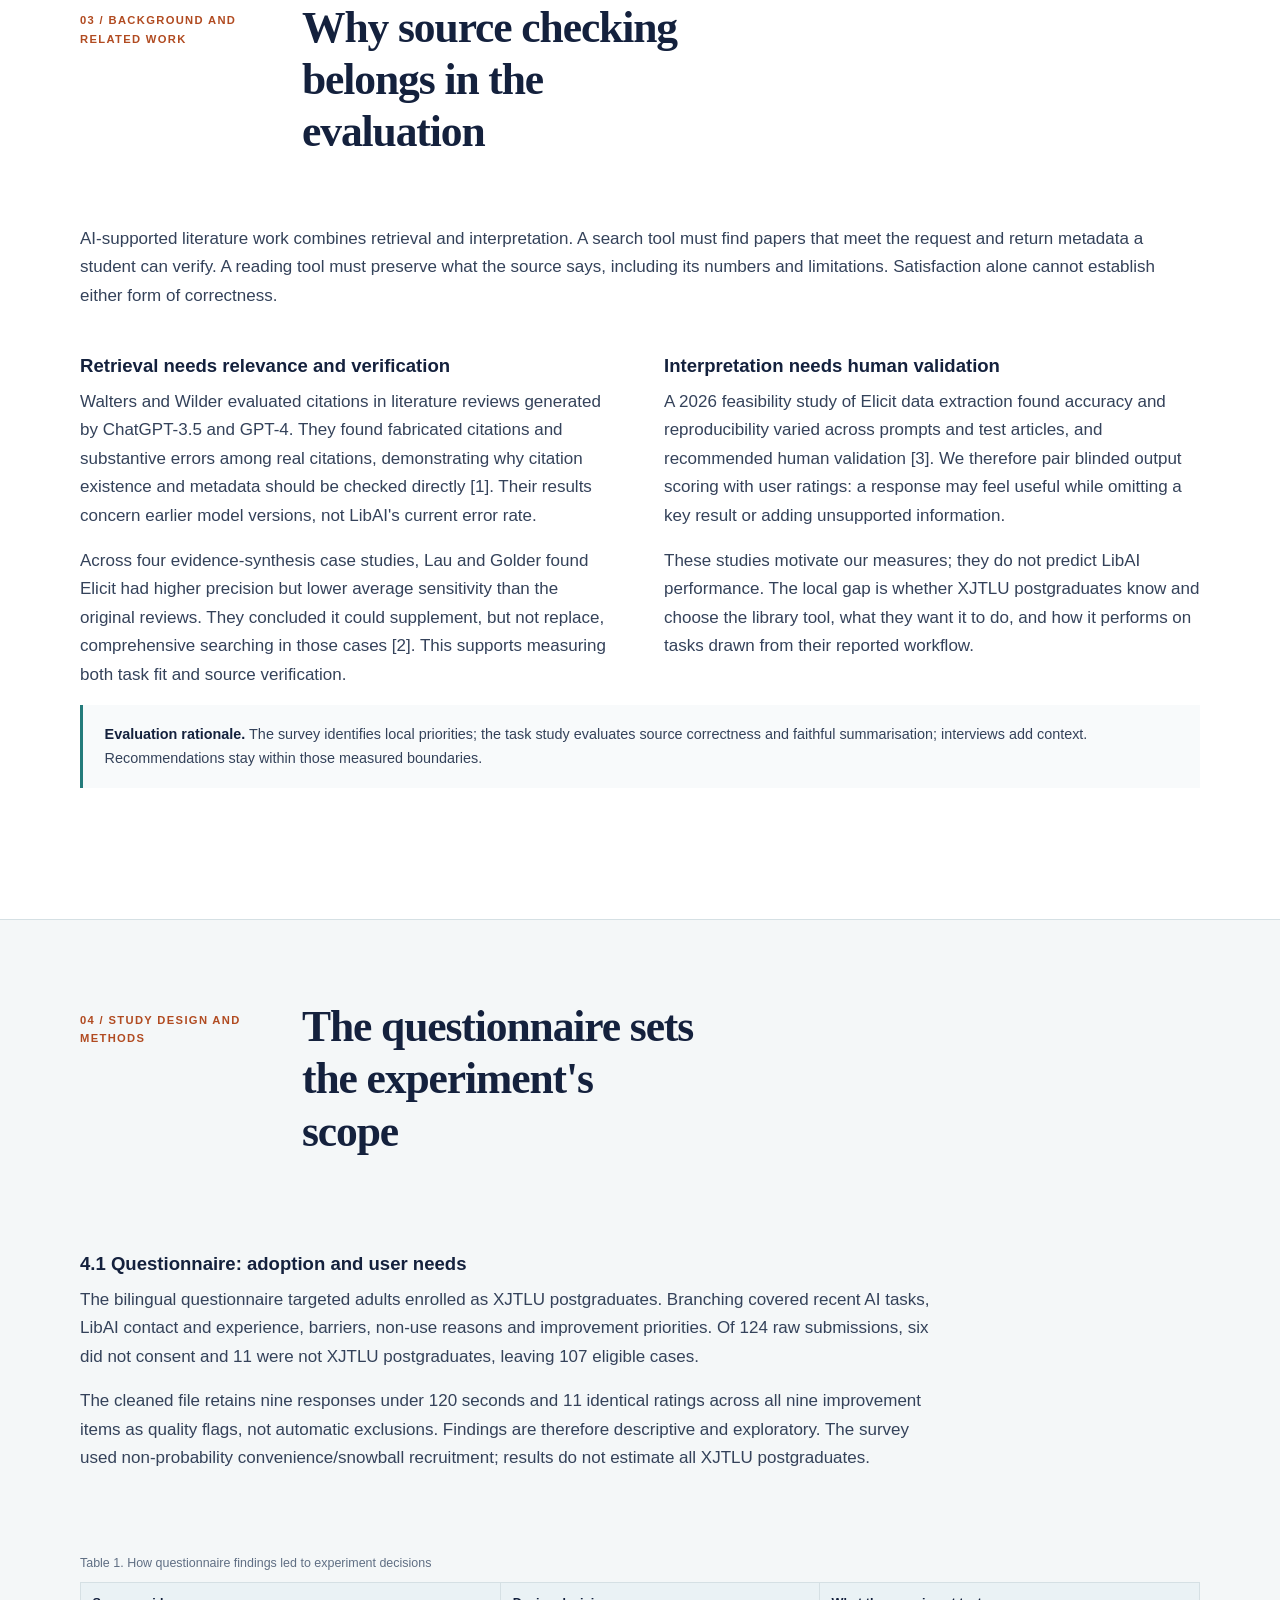
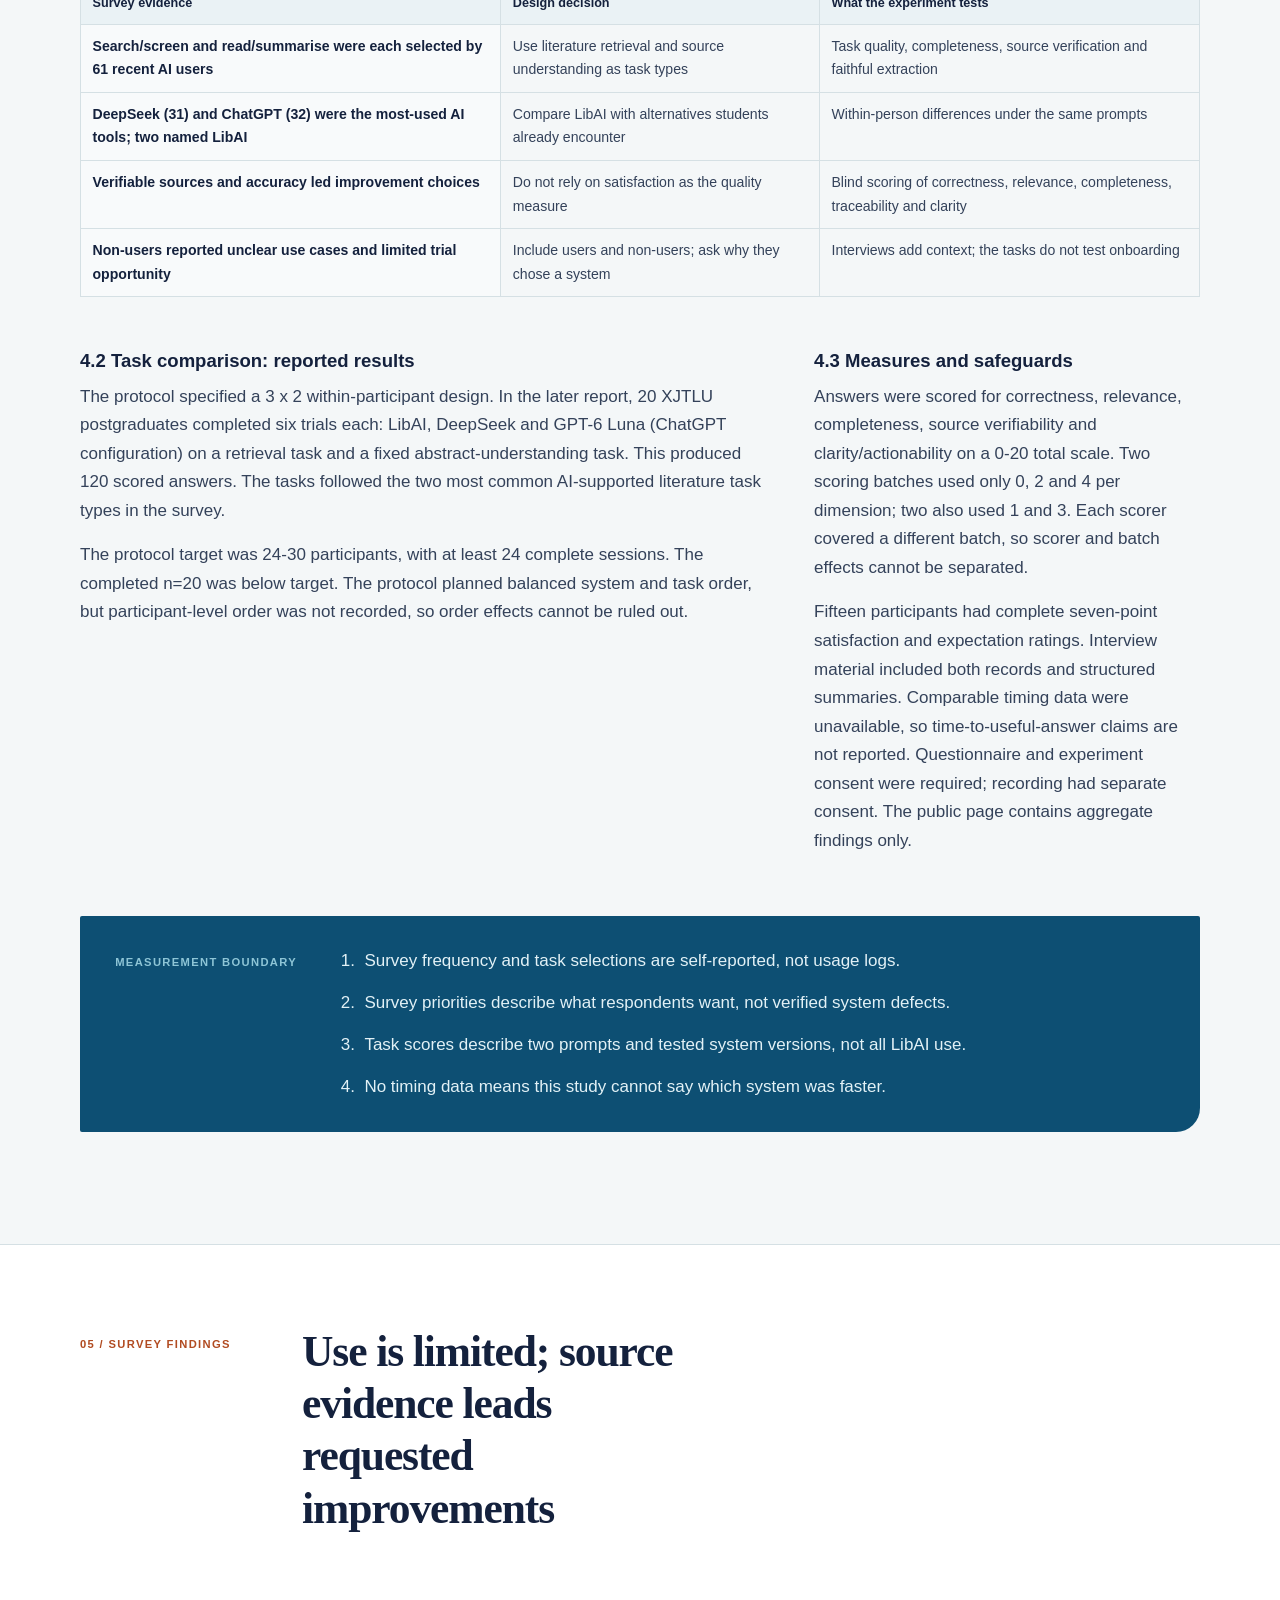
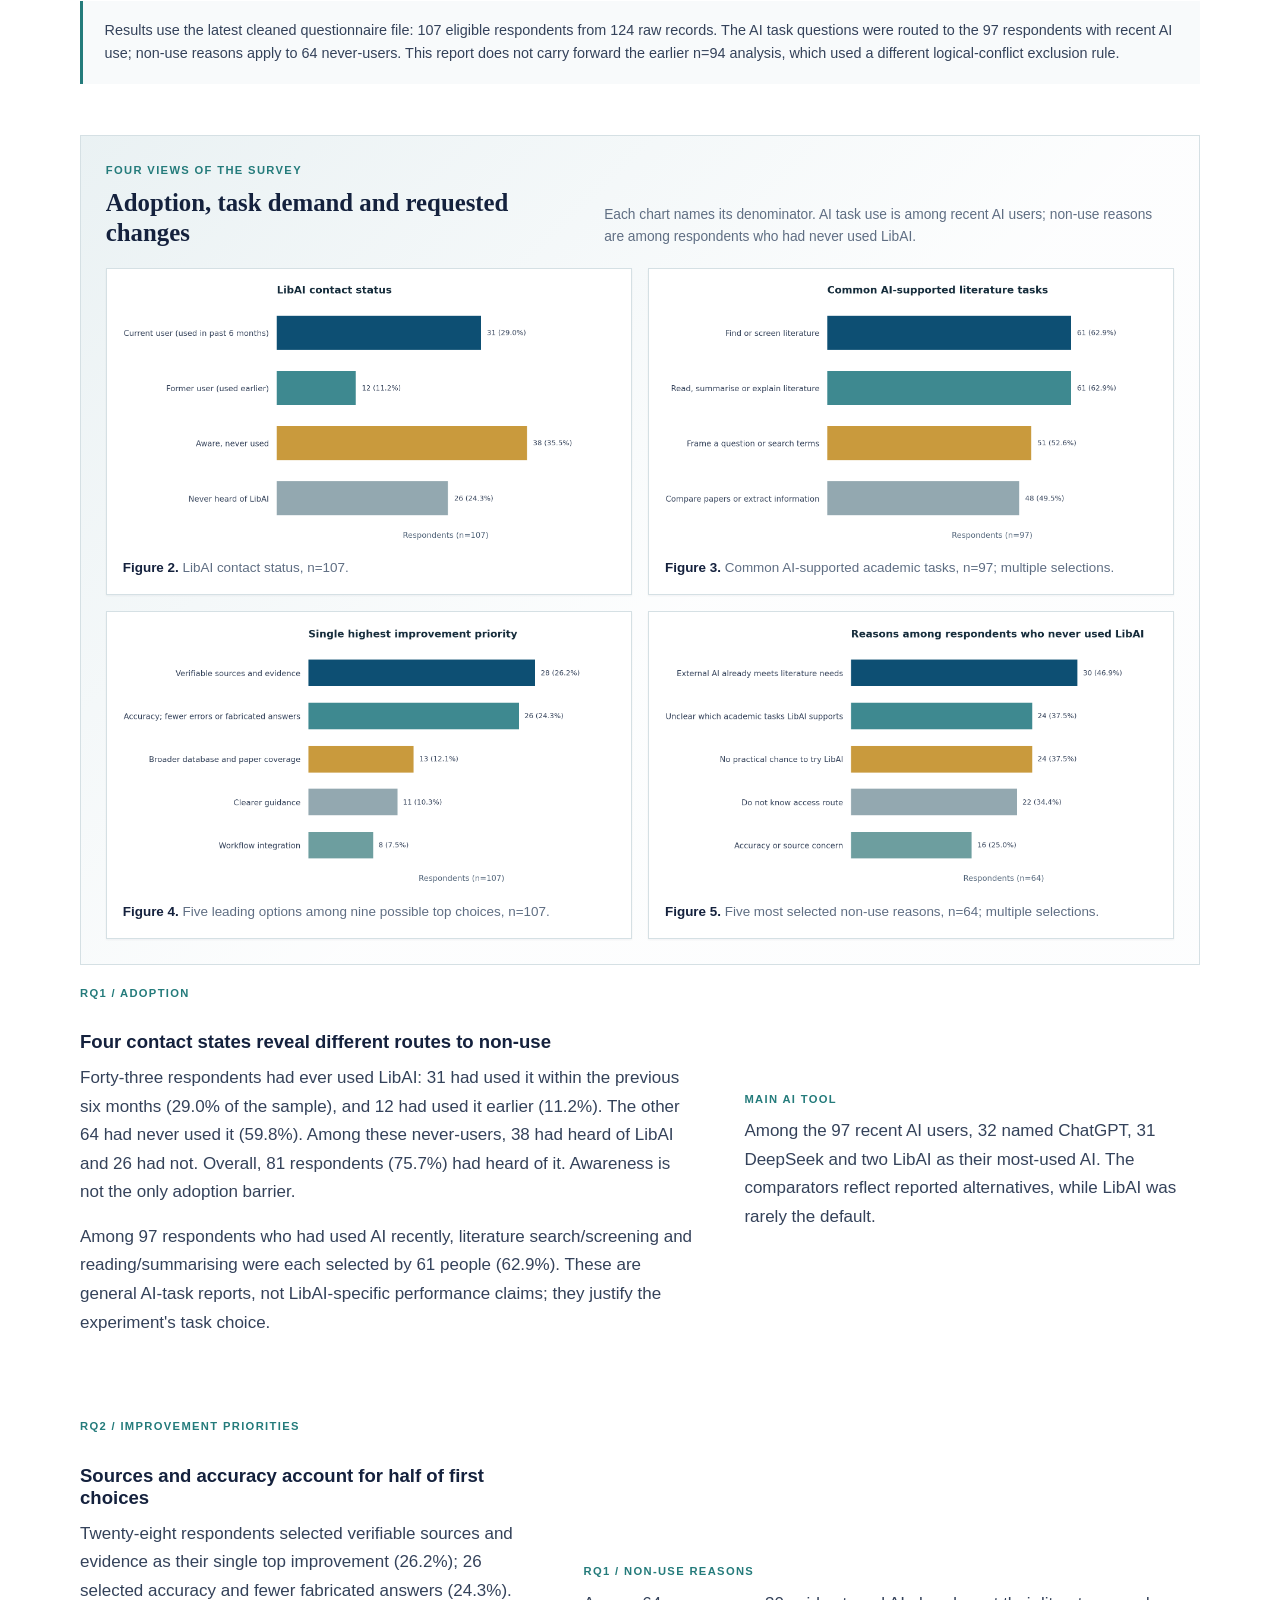
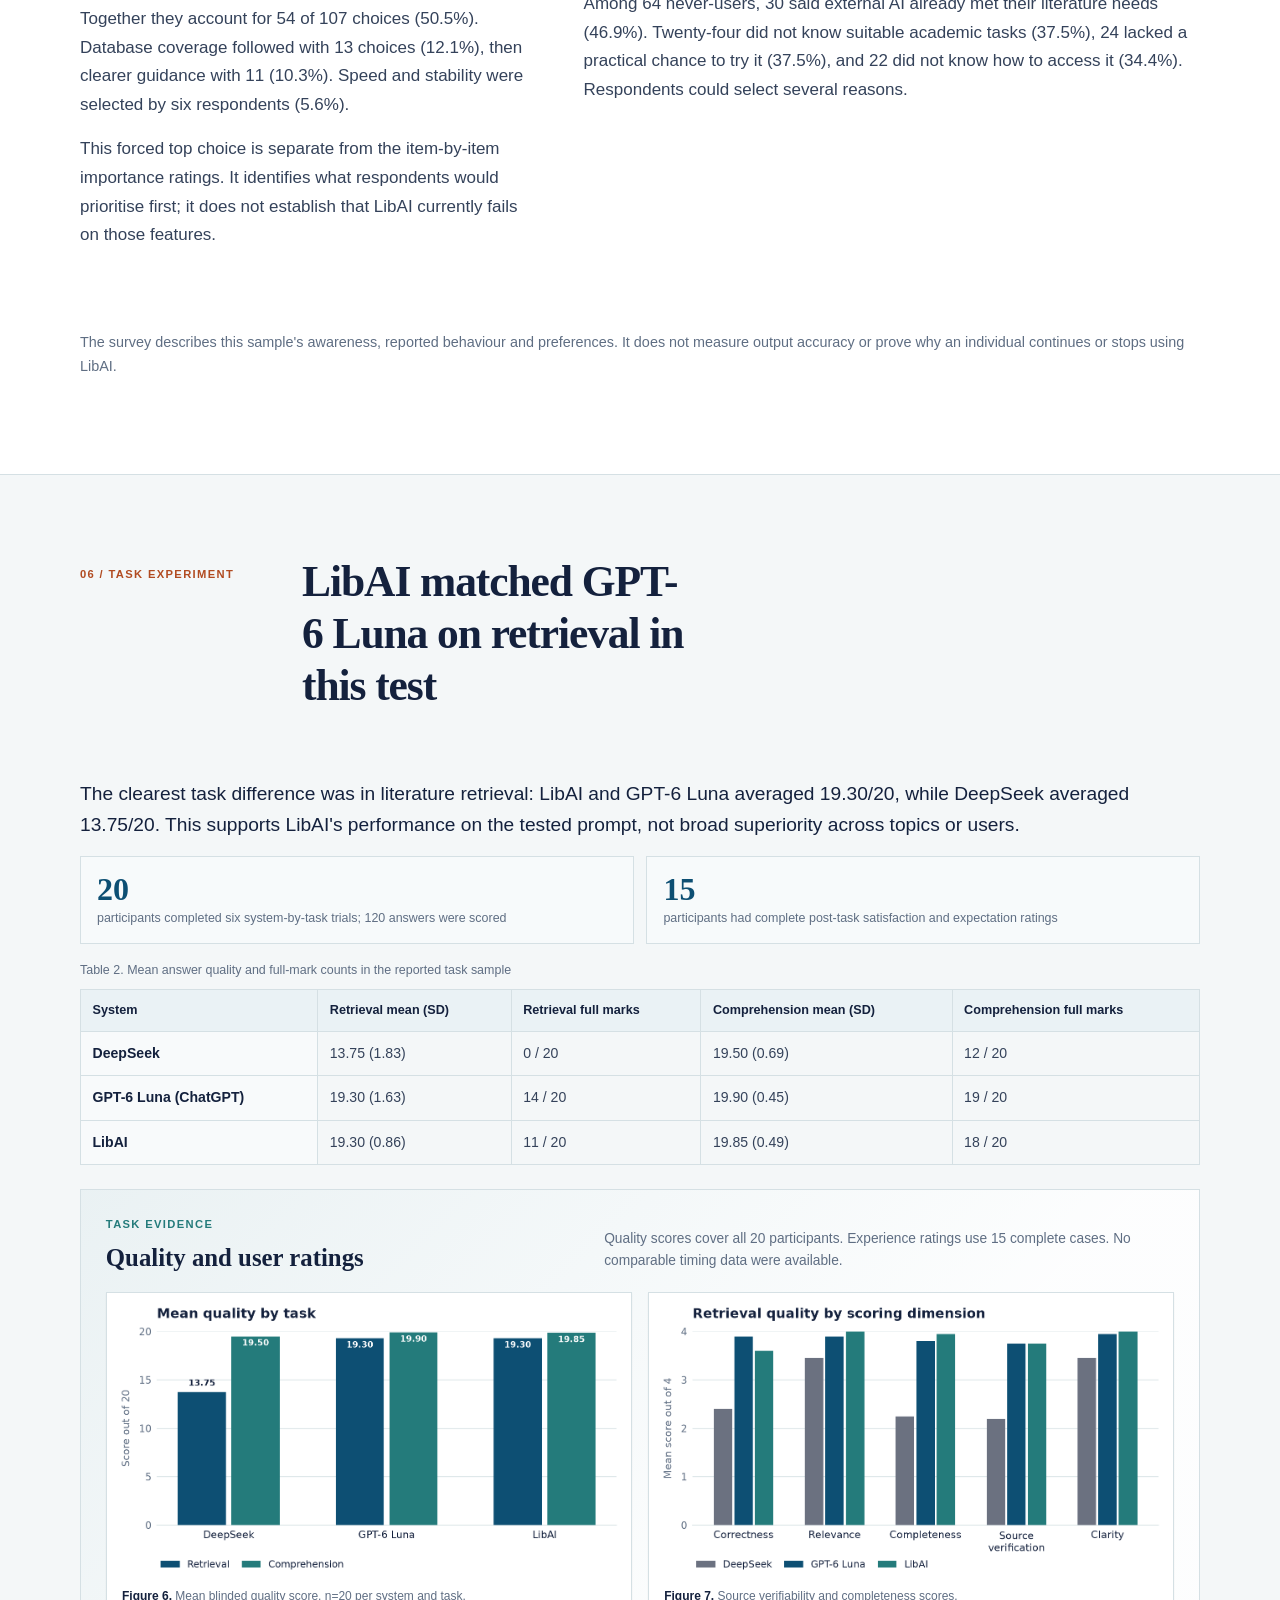
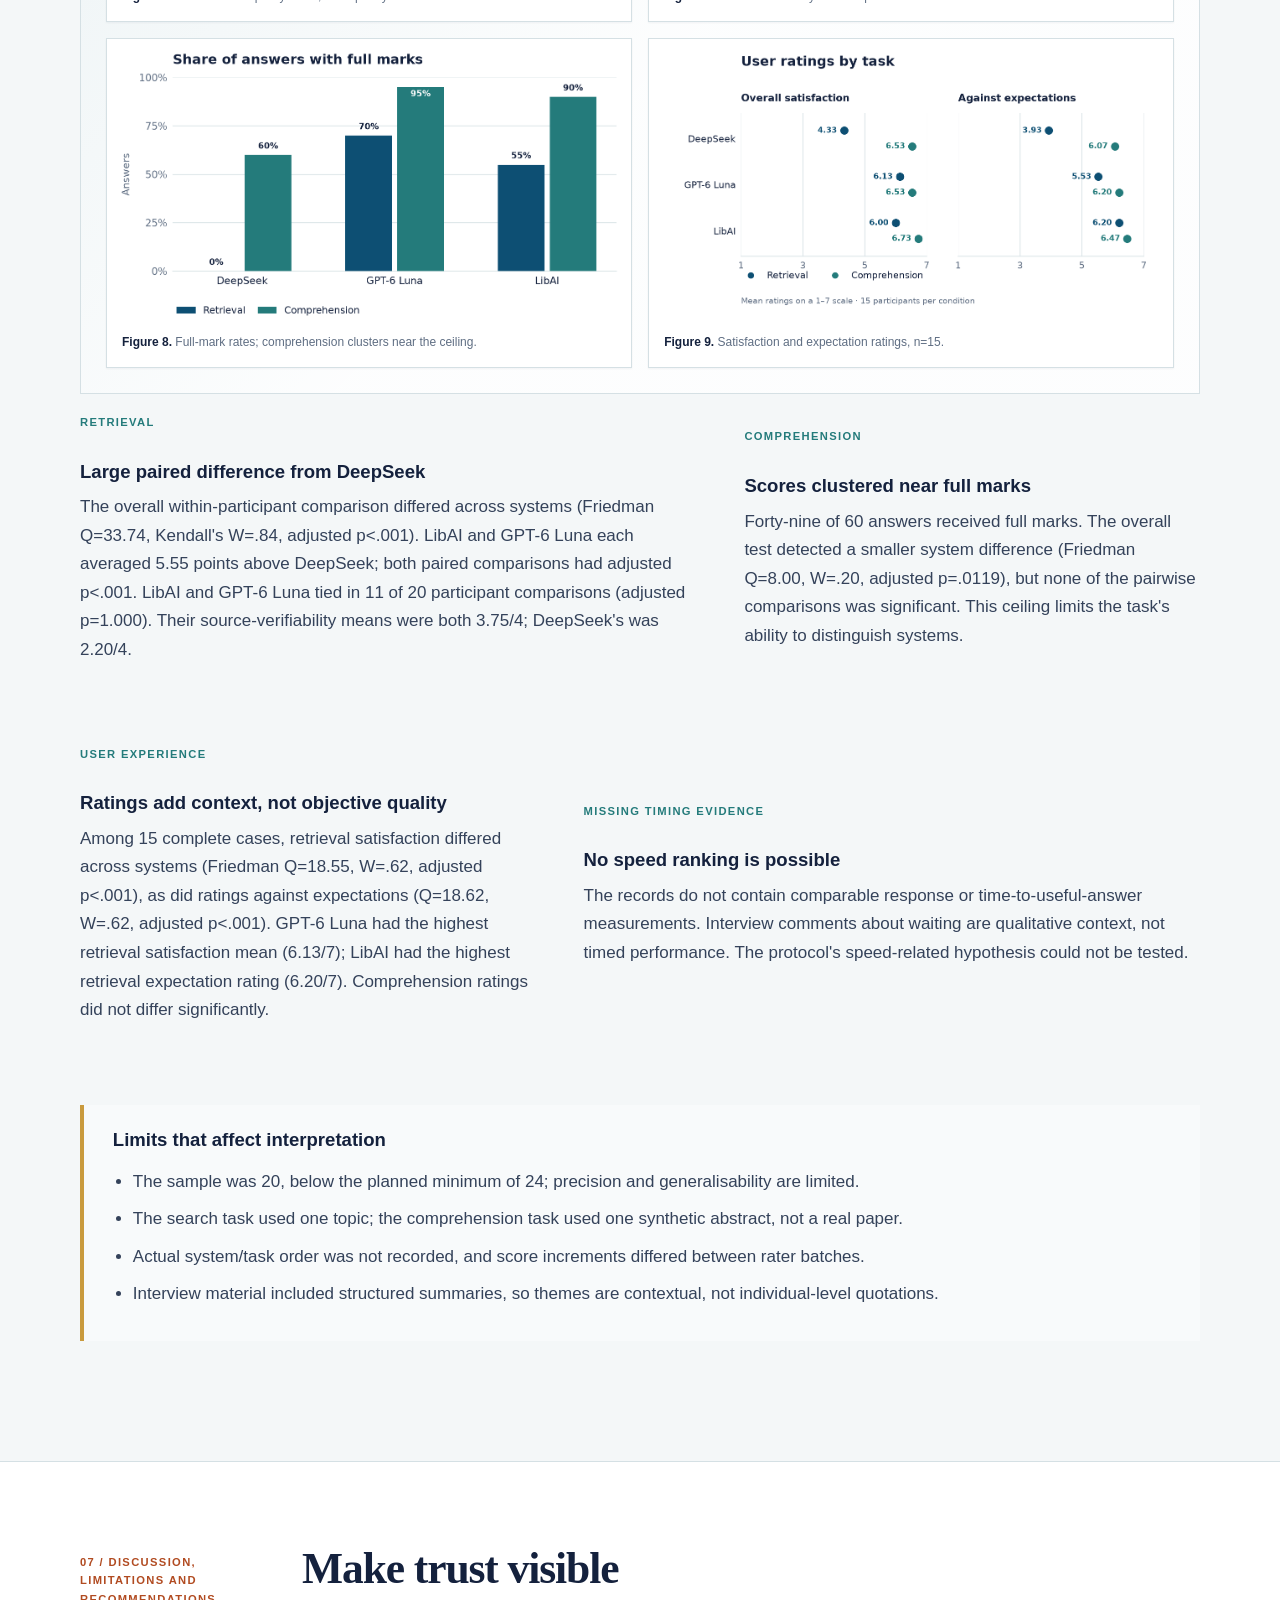
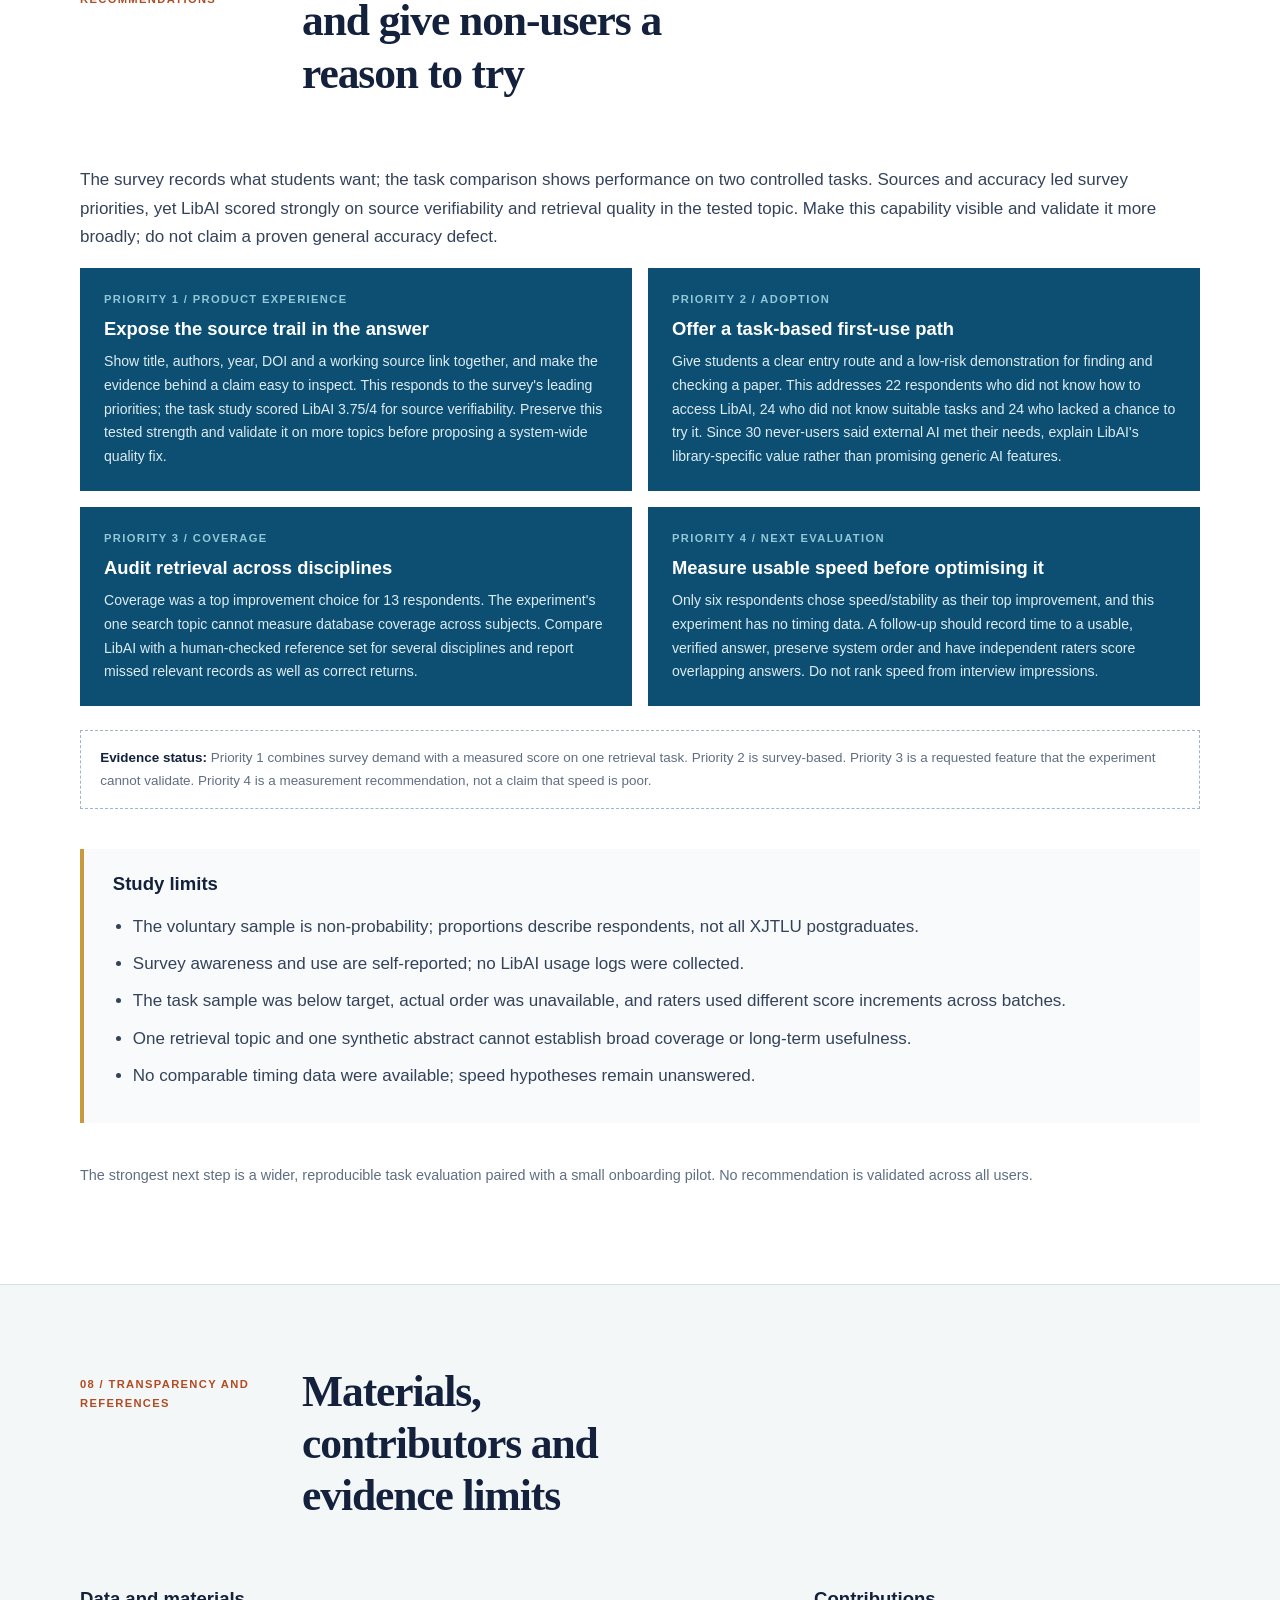
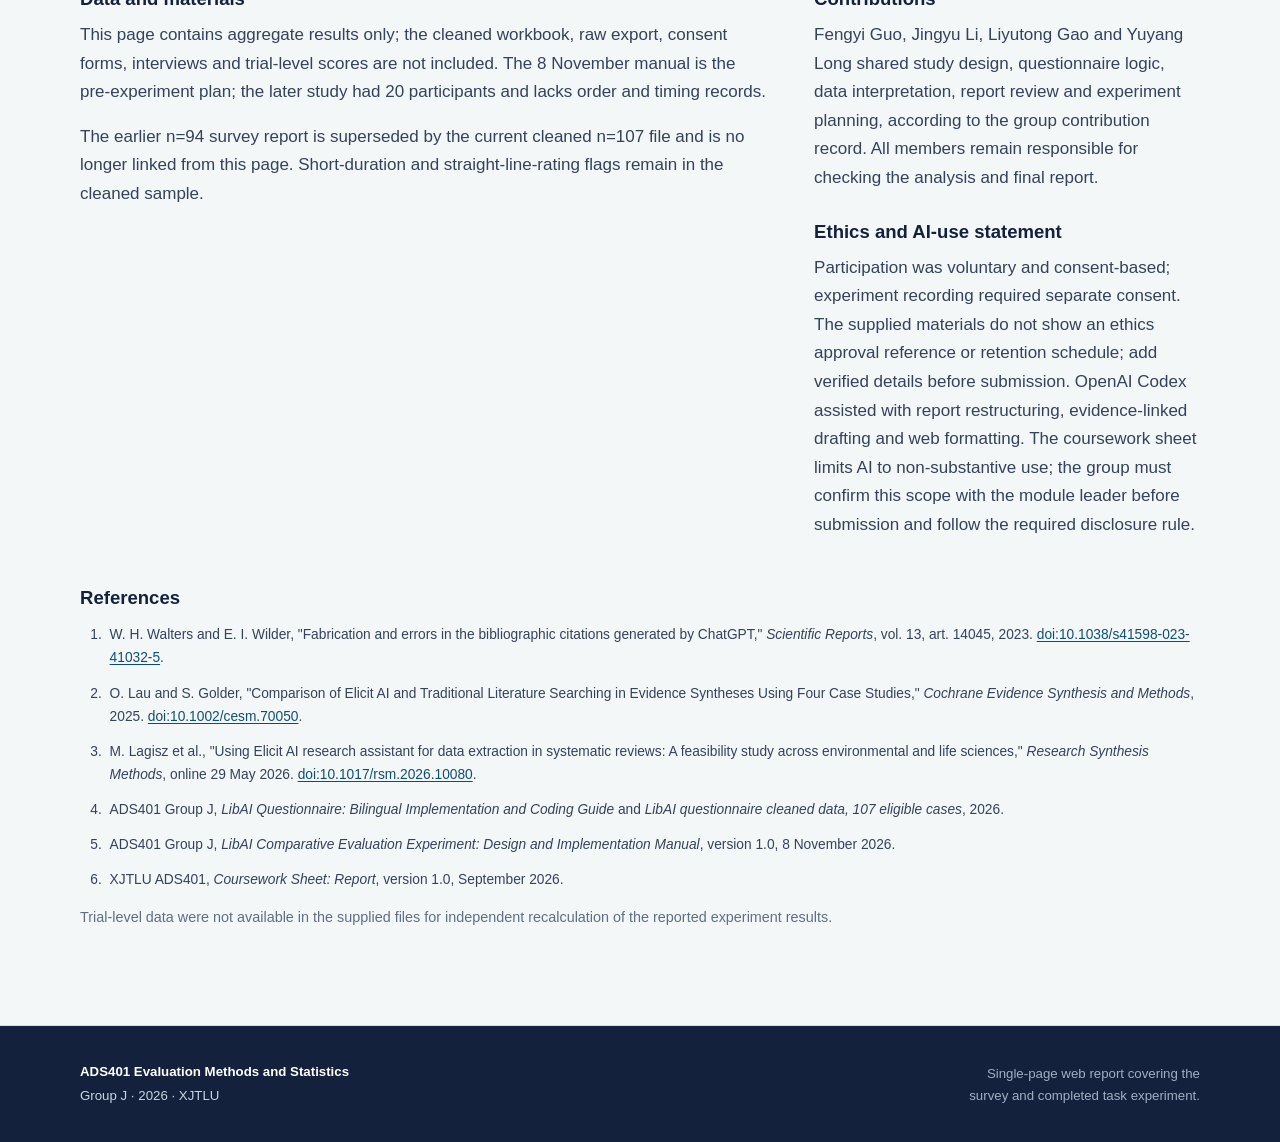
<file: 网站第二版/ADS401_GroupJ_Report.html>
<!DOCTYPE html>

<html lang="en">
<head>
<meta charset="utf-8"/>
<meta content="width=device-width, initial-scale=1" name="viewport"/>
<title>Improving LibAI for XJTLU Postgraduate Research | ADS401 Group J</title>
<meta content="A survey-led evaluation of LibAI adoption, postgraduate literature needs and a task comparison of LibAI, DeepSeek and GPT-6 Luna." name="description"/>
<link href="assets/style.css" rel="stylesheet"/>
</head>
<body>
<a class="skip-link" href="#main">Skip to main content</a>
<header class="site-header" id="top">
<div class="wrap header-inner">
<div class="header-copy">
<p class="eyebrow">ADS401 Evaluation Methods and Statistics <span aria-hidden="true">/</span> Group J</p>
<h1>What would make LibAI worth choosing for postgraduate research?</h1>
<p class="lede">We surveyed XJTLU postgraduates about AI use, LibAI adoption and desired improvements. The reported needs shaped a comparison of LibAI, DeepSeek and GPT-6 Luna on literature search and understanding. The survey includes 107 eligible responses; the task study includes 20 participants and is interpreted as exploratory.</p>
<p class="header-note">Verifiable sources and accuracy were the leading survey priorities. In the task study, LibAI matched GPT-6 Luna on mean retrieval quality and outscored DeepSeek. No comparable timing data were available, and the experiment sample was below its planned target. <a href="#experiment">See how these findings support bounded recommendations.</a></p>
<p class="download-links"><span aria-hidden="true">/</span><a download="" href="assets/experiment-protocol.pdf">Original protocol (8 Nov 2026; pre-experiment plan)</a></p>
</div>
<aside aria-label="Project summary" class="project-badge">
<p class="badge-kicker">Project snapshot</p>
<p class="badge-number">N = 107</p>
<p class="badge-label">eligible survey responses</p>
<div class="badge-rule"></div>
<dl class="badge-facts"><div><dt>Group</dt><dd>J</dd></div><div><dt>Users</dt><dd>XJTLU postgraduates</dd></div><div><dt>System</dt><dd>LibAI</dd></div><div><dt>Design</dt><dd>107 survey + 20 task participants</dd></div></dl>
</aside>
</div>
<dl aria-label="Project details" class="wrap fact-grid"><div><dt>Members</dt><dd>Fengyi Guo, Jingyu Li, Liyutong Gao, Yuyang Long</dd></div><div><dt>Context</dt><dd>XJTLU Library academic support</dd></div><div><dt>Evaluated system</dt><dd><a href="https://libai.xjtlu.edu.cn/" rel="noopener" target="_blank">LibAI Portal</a></dd></div><div><dt>Evidence status</dt><dd>Survey n=107; task results n=20</dd></div></dl>
</header>
<nav aria-label="Report sections" class="toc">
<div class="wrap">
<ul>
<li><a href="#overview">1. At a glance</a></li>
<li><a href="#problem">2. Problem &amp; questions</a></li>
<li><a href="#background">3. Background</a></li>
<li><a href="#methods">4. Design &amp; methods</a></li>
<li><a href="#findings">5. Survey findings</a></li>
<li><a href="#experiment">6. Task experiment</a></li>
<li><a href="#discussion">7. Discussion</a></li>
<li><a href="#transparency">8. Transparency</a></li>
</ul>
</div>
</nav>
<main id="main">
<section class="section" id="overview"><div class="wrap">
<div class="section-heading"><p class="section-label">01 / Project at a glance</p><h2>From adoption to practical improvement</h2></div>
<div class="overview-copy">
<p class="lead-paragraph">The study asks two linked questions: do XJTLU postgraduates choose LibAI for literature work, and does its performance on common tasks give them a reason to choose it?</p>
<p>The questionnaire identifies who has tried LibAI, why others have not and which capabilities they want improved. It shows that literature search and reading are common AI tasks. The group then compared LibAI with two alternatives on fixed versions of those tasks.</p>
<p>The combined evidence points to a practical direction: make LibAI's library value and source trail easy to see, while continuing to validate quality across more topics. The experiment does not support a speed ranking because comparable timing records are missing.</p>
</div>
<div aria-label="Key survey and task study results" class="evidence-strip" role="group"><div class="evidence-item"><p class="evidence-number">40.2%</p><p>had ever used LibAI (43 of 107)</p></div><div class="evidence-item"><p class="evidence-number">59.8%</p><p>had never used LibAI (64 of 107)</p></div><div class="evidence-item"><p class="evidence-number">50.5%</p><p>chose source verification or accuracy as the top improvement</p></div><div class="evidence-item"><p class="evidence-number">19.30 / 20</p><p>mean retrieval score for both LibAI and GPT-6 Luna</p></div></div>
</div></section>
<section class="section alt" id="problem"><div class="wrap">
<div class="section-heading"><p class="section-label">02 / Problem, motivation and questions</p><h2>Adoption and task quality are different problems</h2></div>
<div class="three-col problem-grid"><article><p class="card-kicker">Users and context</p><h3>Postgraduate literature work</h3><p>Students use AI to find, screen, compare and understand academic literature. LibAI is the library's option in this workflow, alongside general-purpose tools.</p></article><article><p class="card-kicker">Evaluation problem</p><h3>Who chooses LibAI, and why?</h3><p>Non-use may reflect low awareness, no clear use case, a lack of trial opportunity, or satisfaction with another tool. Current use alone cannot explain these routes.</p></article><article><p class="card-kicker">Improvement question</p><h3>Which capability deserves work first?</h3><p>Students named sources and accuracy as their leading priorities. A controlled task comparison tests whether these concerns appear in actual outputs.</p></article></div>
<div class="callout"><p class="card-kicker">Research questions</p><ol><li><strong>RQ1 - Adoption:</strong> How many surveyed XJTLU postgraduates are current users, former users, aware non-users or unaware non-users, and what reasons do they report?</li><li><strong>RQ2 - Needs:</strong> Which improvements do respondents prioritise, and what barriers appear among people who have never used LibAI?</li><li><strong>RQ3 - Task performance:</strong> On fixed literature search and understanding tasks, how do LibAI, DeepSeek and GPT-6 Luna compare in answer quality and post-task experience?</li><li><strong>RQ4 - Action:</strong> Which recommendations are supported by both the survey and task study, and which still need testing?</li></ol></div>
<h3>What the evidence can support</h3><p>The questionnaire is a cross-sectional self-report from 107 eligible respondents, not a probability sample or system-log record. The task study compares 20 people on two fixed tasks and fell below the protocol target of 24-30. It can compare these tested conditions, but cannot establish university-wide preference, long-term adoption or performance across disciplines. No comparable timing data were available, so speed-related hypotheses cannot be tested.</p>
</div></section>
<section class="section" id="background"><div class="wrap">
<div class="section-heading"><p class="section-label">03 / Background and related work</p><h2>Why source checking belongs in the evaluation</h2></div>
<p>AI-supported literature work combines retrieval and interpretation. A search tool must find papers that meet the request and return metadata a student can verify. A reading tool must preserve what the source says, including its numbers and limitations. Satisfaction alone cannot establish either form of correctness.</p>
<div class="narrative-columns"><div><h3>Retrieval needs relevance and verification</h3><p>Walters and Wilder evaluated citations in literature reviews generated by ChatGPT-3.5 and GPT-4. They found fabricated citations and substantive errors among real citations, demonstrating why citation existence and metadata should be checked directly [1]. Their results concern earlier model versions, not LibAI's current error rate.</p><p>Across four evidence-synthesis case studies, Lau and Golder found Elicit had higher precision but lower average sensitivity than the original reviews. They concluded it could supplement, but not replace, comprehensive searching in those cases [2]. This supports measuring both task fit and source verification.</p></div><div><h3>Interpretation needs human validation</h3><p>A 2026 feasibility study of Elicit data extraction found accuracy and reproducibility varied across prompts and test articles, and recommended human validation [3]. We therefore pair blinded output scoring with user ratings: a response may feel useful while omitting a key result or adding unsupported information.</p><p>These studies motivate our measures; they do not predict LibAI performance. The local gap is whether XJTLU postgraduates know and choose the library tool, what they want it to do, and how it performs on tasks drawn from their reported workflow.</p></div></div>
<div class="evidence-note"><strong>Evaluation rationale.</strong> The survey identifies local priorities; the task study evaluates source correctness and faithful summarisation; interviews add context. Recommendations stay within those measured boundaries.</div>
</div></section>
<section class="section alt" id="methods"><div class="wrap">
<div class="section-heading"><p class="section-label">04 / Study design and methods</p><h2>The questionnaire sets the experiment's scope</h2></div>
<div class="finding-block single"><div><h3>4.1 Questionnaire: adoption and user needs</h3><p>The bilingual questionnaire targeted adults enrolled as XJTLU postgraduates. Branching covered recent AI tasks, LibAI contact and experience, barriers, non-use reasons and improvement priorities. Of 124 raw submissions, six did not consent and 11 were not XJTLU postgraduates, leaving 107 eligible cases.</p><p>The cleaned file retains nine responses under 120 seconds and 11 identical ratings across all nine improvement items as quality flags, not automatic exclusions. Findings are therefore descriptive and exploratory. The survey used non-probability convenience/snowball recruitment; results do not estimate all XJTLU postgraduates.</p></div></div>
<div class="table-wrap"><table><caption>Table 1. How questionnaire findings led to experiment decisions</caption><thead><tr><th>Survey evidence</th><th>Design decision</th><th>What the experiment tests</th></tr></thead><tbody><tr><th scope="row">Search/screen and read/summarise were each selected by 61 recent AI users</th><td>Use literature retrieval and source understanding as task types</td><td>Task quality, completeness, source verification and faithful extraction</td></tr><tr><th scope="row">DeepSeek (31) and ChatGPT (32) were the most-used AI tools; two named LibAI</th><td>Compare LibAI with alternatives students already encounter</td><td>Within-person differences under the same prompts</td></tr><tr><th scope="row">Verifiable sources and accuracy led improvement choices</th><td>Do not rely on satisfaction as the quality measure</td><td>Blind scoring of correctness, relevance, completeness, traceability and clarity</td></tr><tr><th scope="row">Non-users reported unclear use cases and limited trial opportunity</th><td>Include users and non-users; ask why they chose a system</td><td>Interviews add context; the tasks do not test onboarding</td></tr></tbody></table></div>
<div class="two-col"><div><h3>4.2 Task comparison: reported results</h3><p>The protocol specified a 3 x 2 within-participant design. In the later report, 20 XJTLU postgraduates completed six trials each: LibAI, DeepSeek and GPT-6 Luna (ChatGPT configuration) on a retrieval task and a fixed abstract-understanding task. This produced 120 scored answers. The tasks followed the two most common AI-supported literature task types in the survey.</p><p>The protocol target was 24-30 participants, with at least 24 complete sessions. The completed n=20 was below target. The protocol planned balanced system and task order, but participant-level order was not recorded, so order effects cannot be ruled out.</p></div><div><h3>4.3 Measures and safeguards</h3><p>Answers were scored for correctness, relevance, completeness, source verifiability and clarity/actionability on a 0-20 total scale. Two scoring batches used only 0, 2 and 4 per dimension; two also used 1 and 3. Each scorer covered a different batch, so scorer and batch effects cannot be separated.</p><p>Fifteen participants had complete seven-point satisfaction and expectation ratings. Interview material included both records and structured summaries. Comparable timing data were unavailable, so time-to-useful-answer claims are not reported. Questionnaire and experiment consent were required; recording had separate consent. The public page contains aggregate findings only.</p></div></div>
<div class="callout"><p class="card-kicker">Measurement boundary</p><ol><li>Survey frequency and task selections are self-reported, not usage logs.</li><li>Survey priorities describe what respondents want, not verified system defects.</li><li>Task scores describe two prompts and tested system versions, not all LibAI use.</li><li>No timing data means this study cannot say which system was faster.</li></ol></div>
</div></section>
<section class="section" id="findings"><div class="wrap">
<div class="section-heading"><p class="section-label">05 / Survey findings</p><h2>Use is limited; source evidence leads requested improvements</h2></div>
<p class="evidence-note">Results use the latest cleaned questionnaire file: 107 eligible respondents from 124 raw records. The AI task questions were routed to the 97 respondents with recent AI use; non-use reasons apply to 64 never-users. This report does not carry forward the earlier n=94 analysis, which used a different logical-conflict exclusion rule.</p>
<div class="chart-overview"><div class="chart-overview-head"><div><p class="mini-label">Four views of the survey</p><h3>Adoption, task demand and requested changes</h3></div><p>Each chart names its denominator. AI task use is among recent AI users; non-use reasons are among respondents who had never used LibAI.</p></div><div class="data-chart-grid"><figure class="data-chart"><img alt="LibAI status among 107 respondents: 31 current users, 12 former users, 38 aware non-users and 26 unaware non-users." src="assets/analysis-charts/adoption-n107.png"/><figcaption><strong>Figure 2.</strong> LibAI contact status, n=107.</figcaption></figure><figure class="data-chart"><img alt="Among 97 recent AI users, 61 used AI for literature search or screening and 61 for reading or summarising; 51 framed a research question and 48 compared papers or extracted information." src="assets/analysis-charts/tasks-n107.png"/><figcaption><strong>Figure 3.</strong> Common AI-supported academic tasks, n=97; multiple selections.</figcaption></figure><figure class="data-chart"><img alt="Top improvement choices: verifiable sources 28, accuracy 26, coverage 13, guidance 11 and workflow integration 8 of 107." src="assets/analysis-charts/priorities-n107.png"/><figcaption><strong>Figure 4.</strong> Five leading options among nine possible top choices, n=107.</figcaption></figure><figure class="data-chart"><img alt="Among 64 never-users, 30 said external AI met their needs, 24 did not know suitable tasks, 24 lacked a trial opportunity, 22 did not know access and 16 had accuracy or source concerns." src="assets/analysis-charts/nonusers-n107.png"/><figcaption><strong>Figure 5.</strong> Five most selected non-use reasons, n=64; multiple selections.</figcaption></figure></div></div>
<div class="finding-block"><div><p class="mini-label">RQ1 / Adoption</p><h3>Four contact states reveal different routes to non-use</h3><p>Forty-three respondents had ever used LibAI: 31 had used it within the previous six months (29.0% of the sample), and 12 had used it earlier (11.2%). The other 64 had never used it (59.8%). Among these never-users, 38 had heard of LibAI and 26 had not. Overall, 81 respondents (75.7%) had heard of it. Awareness is not the only adoption barrier.</p><p>Among 97 respondents who had used AI recently, literature search/screening and reading/summarising were each selected by 61 people (62.9%). These are general AI-task reports, not LibAI-specific performance claims; they justify the experiment's task choice.</p></div><div class="finding-aside"><p class="mini-label">Main AI tool</p><p>Among the 97 recent AI users, 32 named ChatGPT, 31 DeepSeek and two LibAI as their most-used AI. The comparators reflect reported alternatives, while LibAI was rarely the default.</p></div></div>
<div class="finding-block reverse"><div><p class="mini-label">RQ2 / Improvement priorities</p><h3>Sources and accuracy account for half of first choices</h3><p>Twenty-eight respondents selected verifiable sources and evidence as their single top improvement (26.2%); 26 selected accuracy and fewer fabricated answers (24.3%). Together they account for 54 of 107 choices (50.5%). Database coverage followed with 13 choices (12.1%), then clearer guidance with 11 (10.3%). Speed and stability were selected by six respondents (5.6%).</p><p>This forced top choice is separate from the item-by-item importance ratings. It identifies what respondents would prioritise first; it does not establish that LibAI currently fails on those features.</p></div><div class="finding-aside"><p class="mini-label">RQ1 / Non-use reasons</p><p>Among 64 never-users, 30 said external AI already met their literature needs (46.9%). Twenty-four did not know suitable academic tasks (37.5%), 24 lacked a practical chance to try it (37.5%), and 22 did not know how to access it (34.4%). Respondents could select several reasons.</p></div></div>
<p class="small muted">The survey describes this sample's awareness, reported behaviour and preferences. It does not measure output accuracy or prove why an individual continues or stops using LibAI.</p>
</div></section>
<section class="section alt" id="experiment"><div class="wrap">
<div class="section-heading"><p class="section-label">06 / Task experiment</p><h2>LibAI matched GPT-6 Luna on retrieval in this test</h2></div>
<p class="lead-paragraph">The clearest task difference was in literature retrieval: LibAI and GPT-6 Luna averaged 19.30/20, while DeepSeek averaged 13.75/20. This supports LibAI's performance on the tested prompt, not broad superiority across topics or users.</p>
<div class="score-summary"><div><strong>20</strong><span>participants completed six system-by-task trials; 120 answers were scored</span></div><div><strong>15</strong><span>participants had complete post-task satisfaction and expectation ratings</span></div></div>
<div class="table-wrap"><table><caption>Table 2. Mean answer quality and full-mark counts in the reported task sample</caption><thead><tr><th>System</th><th>Retrieval mean (SD)</th><th>Retrieval full marks</th><th>Comprehension mean (SD)</th><th>Comprehension full marks</th></tr></thead><tbody><tr><th scope="row">DeepSeek</th><td>13.75 (1.83)</td><td>0 / 20</td><td>19.50 (0.69)</td><td>12 / 20</td></tr><tr><th scope="row">GPT-6 Luna (ChatGPT)</th><td>19.30 (1.63)</td><td>14 / 20</td><td>19.90 (0.45)</td><td>19 / 20</td></tr><tr><th scope="row">LibAI</th><td>19.30 (0.86)</td><td>11 / 20</td><td>19.85 (0.49)</td><td>18 / 20</td></tr></tbody></table></div>
<div class="chart-overview"><div class="chart-overview-head"><div><p class="mini-label">Task evidence</p><h3>Quality and user ratings</h3></div><p>Quality scores cover all 20 participants. Experience ratings use 15 complete cases. No comparable timing data were available.</p></div><div class="chart-mosaic"><figure class="primary-chart"><img alt="Mean quality out of 20: retrieval DeepSeek 13.75, GPT-6 Luna 19.30, LibAI 19.30; comprehension 19.50, 19.90 and 19.85." class="chart-image" src="assets/experiment-charts/mean-quality.png"/><figcaption><strong>Figure 6.</strong> Mean blinded quality score, n=20 per system and task.</figcaption></figure><figure class="primary-chart"><img alt="Retrieval source verifiability averages: DeepSeek 2.20/4, GPT-6 Luna 3.75/4, LibAI 3.75/4; completeness averages 2.25, 3.80 and 3.95." class="chart-image" src="assets/experiment-charts/retrieval-dimensions.png"/><figcaption><strong>Figure 7.</strong> Source verifiability and completeness scores.</figcaption></figure><figure class="primary-chart"><img alt="Full-mark rates: retrieval 0% DeepSeek, 70% GPT-6 Luna and 55% LibAI; comprehension 60%, 95% and 90%." class="chart-image" src="assets/experiment-charts/perfect-scores.png"/><figcaption><strong>Figure 8.</strong> Full-mark rates; comprehension clusters near the ceiling.</figcaption></figure><figure class="primary-chart"><img alt="Mean satisfaction and expectation ratings across two tasks for the three systems, based on 15 participants." class="chart-image" src="assets/experiment-charts/user-experience.png"/><figcaption><strong>Figure 9.</strong> Satisfaction and expectation ratings, n=15.</figcaption></figure></div></div>
<div class="finding-block"><div><p class="mini-label">Retrieval</p><h3>Large paired difference from DeepSeek</h3><p>The overall within-participant comparison differed across systems (Friedman Q=33.74, Kendall's W=.84, adjusted p&lt;.001). LibAI and GPT-6 Luna each averaged 5.55 points above DeepSeek; both paired comparisons had adjusted p&lt;.001. LibAI and GPT-6 Luna tied in 11 of 20 participant comparisons (adjusted p=1.000). Their source-verifiability means were both 3.75/4; DeepSeek's was 2.20/4.</p></div><div class="finding-aside"><p class="mini-label">Comprehension</p><h3>Scores clustered near full marks</h3><p>Forty-nine of 60 answers received full marks. The overall test detected a smaller system difference (Friedman Q=8.00, W=.20, adjusted p=.0119), but none of the pairwise comparisons was significant. This ceiling limits the task's ability to distinguish systems.</p></div></div>
<div class="finding-block reverse"><div><p class="mini-label">User experience</p><h3>Ratings add context, not objective quality</h3><p>Among 15 complete cases, retrieval satisfaction differed across systems (Friedman Q=18.55, W=.62, adjusted p&lt;.001), as did ratings against expectations (Q=18.62, W=.62, adjusted p&lt;.001). GPT-6 Luna had the highest retrieval satisfaction mean (6.13/7); LibAI had the highest retrieval expectation rating (6.20/7). Comprehension ratings did not differ significantly.</p></div><div class="finding-aside"><p class="mini-label">Missing timing evidence</p><h3>No speed ranking is possible</h3><p>The records do not contain comparable response or time-to-useful-answer measurements. Interview comments about waiting are qualitative context, not timed performance. The protocol's speed-related hypothesis could not be tested.</p></div></div>
<div class="limitations"><h3>Limits that affect interpretation</h3><ul><li>The sample was 20, below the planned minimum of 24; precision and generalisability are limited.</li><li>The search task used one topic; the comprehension task used one synthetic abstract, not a real paper.</li><li>Actual system/task order was not recorded, and score increments differed between rater batches.</li><li>Interview material included structured summaries, so themes are contextual, not individual-level quotations.</li></ul></div>
</div></section>
<section class="section" id="discussion"><div class="wrap">
<div class="section-heading"><p class="section-label">07 / Discussion, limitations and recommendations</p><h2>Make trust visible and give non-users a reason to try</h2></div>
<p>The survey records what students want; the task comparison shows performance on two controlled tasks. Sources and accuracy led survey priorities, yet LibAI scored strongly on source verifiability and retrieval quality in the tested topic. Make this capability visible and validate it more broadly; do not claim a proven general accuracy defect.</p>
<div class="recommendation-grid"><article class="recommendation-card"><p class="card-kicker">Priority 1 / Product experience</p><h3>Expose the source trail in the answer</h3><p>Show title, authors, year, DOI and a working source link together, and make the evidence behind a claim easy to inspect. This responds to the survey's leading priorities; the task study scored LibAI 3.75/4 for source verifiability. Preserve this tested strength and validate it on more topics before proposing a system-wide quality fix.</p></article><article class="recommendation-card"><p class="card-kicker">Priority 2 / Adoption</p><h3>Offer a task-based first-use path</h3><p>Give students a clear entry route and a low-risk demonstration for finding and checking a paper. This addresses 22 respondents who did not know how to access LibAI, 24 who did not know suitable tasks and 24 who lacked a chance to try it. Since 30 never-users said external AI met their needs, explain LibAI's library-specific value rather than promising generic AI features.</p></article><article class="recommendation-card"><p class="card-kicker">Priority 3 / Coverage</p><h3>Audit retrieval across disciplines</h3><p>Coverage was a top improvement choice for 13 respondents. The experiment's one search topic cannot measure database coverage across subjects. Compare LibAI with a human-checked reference set for several disciplines and report missed relevant records as well as correct returns.</p></article><article class="recommendation-card"><p class="card-kicker">Priority 4 / Next evaluation</p><h3>Measure usable speed before optimising it</h3><p>Only six respondents chose speed/stability as their top improvement, and this experiment has no timing data. A follow-up should record time to a usable, verified answer, preserve system order and have independent raters score overlapping answers. Do not rank speed from interview impressions.</p></article></div>
<div class="evidence-key"><strong>Evidence status:</strong> Priority 1 combines survey demand with a measured score on one retrieval task. Priority 2 is survey-based. Priority 3 is a requested feature that the experiment cannot validate. Priority 4 is a measurement recommendation, not a claim that speed is poor.</div>
<div class="limitations"><h3>Study limits</h3><ul><li>The voluntary sample is non-probability; proportions describe respondents, not all XJTLU postgraduates.</li><li>Survey awareness and use are self-reported; no LibAI usage logs were collected.</li><li>The task sample was below target, actual order was unavailable, and raters used different score increments across batches.</li><li>One retrieval topic and one synthetic abstract cannot establish broad coverage or long-term usefulness.</li><li>No comparable timing data were available; speed hypotheses remain unanswered.</li></ul></div>
<p class="small muted">The strongest next step is a wider, reproducible task evaluation paired with a small onboarding pilot. No recommendation is validated across all users.</p>
</div></section>
<section class="section alt" id="transparency"><div class="wrap">
<div class="section-heading"><p class="section-label">08 / Transparency and references</p><h2>Materials, contributors and evidence limits</h2></div>
<div class="two-col transparency-top"><div><h3>Data and materials</h3><p>This page contains aggregate results only; the cleaned workbook, raw export, consent forms, interviews and trial-level scores are not included. The 8 November manual is the pre-experiment plan; the later study had 20 participants and lacks order and timing records.</p><p>The earlier n=94 survey report is superseded by the current cleaned n=107 file and is no longer linked from this page. Short-duration and straight-line-rating flags remain in the cleaned sample.</p></div><div><h3>Contributions</h3><p>Fengyi Guo, Jingyu Li, Liyutong Gao and Yuyang Long shared study design, questionnaire logic, data interpretation, report review and experiment planning, according to the group contribution record. All members remain responsible for checking the analysis and final report.</p><h3>Ethics and AI-use statement</h3><p>Participation was voluntary and consent-based; experiment recording required separate consent. The supplied materials do not show an ethics approval reference or retention schedule; add verified details before submission. OpenAI Codex assisted with report restructuring, evidence-linked drafting and web formatting. The coursework sheet limits AI to non-substantive use; the group must confirm this scope with the module leader before submission and follow the required disclosure rule.</p></div></div>
<h3>References</h3><ol class="refs"><li>W. H. Walters and E. I. Wilder, "Fabrication and errors in the bibliographic citations generated by ChatGPT," <em>Scientific Reports</em>, vol. 13, art. 14045, 2023. <a href="https://doi.org/10.1038/s41598-023-41032-5">doi:10.1038/s41598-023-41032-5</a>.</li><li>O. Lau and S. Golder, "Comparison of Elicit AI and Traditional Literature Searching in Evidence Syntheses Using Four Case Studies," <em>Cochrane Evidence Synthesis and Methods</em>, 2025. <a href="https://doi.org/10.1002/cesm.70050">doi:10.1002/cesm.70050</a>.</li><li>M. Lagisz et al., "Using Elicit AI research assistant for data extraction in systematic reviews: A feasibility study across environmental and life sciences," <em>Research Synthesis Methods</em>, online 29 May 2026. <a href="https://doi.org/10.1017/rsm.2026.10080">doi:10.1017/rsm.2026.10080</a>.</li><li>ADS401 Group J, <em>LibAI Questionnaire: Bilingual Implementation and Coding Guide</em> and <em>LibAI questionnaire cleaned data, 107 eligible cases</em>, 2026.</li><li>ADS401 Group J, <em>LibAI Comparative Evaluation Experiment: Design and Implementation Manual</em>, version 1.0, 8 November 2026.</li><li>XJTLU ADS401, <em>Coursework Sheet: Report</em>, version 1.0, September 2026.</li></ol>
<p class="small muted">Trial-level data were not available in the supplied files for independent recalculation of the reported experiment results.</p>
</div></section>
</main>
<footer class="site-footer">
<div class="wrap footer-inner">
<div>
<p class="footer-title">ADS401 Evaluation Methods and Statistics</p>
<p>Group J · <span id="year">2026</span> · XJTLU</p>
</div>
<p class="footer-note">Single-page web report covering the survey and completed task experiment.</p>
</div>
</footer>
<button aria-label="Back to top" class="to-top" type="button">↑</button>
<script src="assets/app.js"></script>
</body>
</html>
</file>
<file: 网站第二版/styles.css>
:root {
  --paper: #f5f0e6;
  --paper-deep: #ebe2d3;
  --white: #fffaf2;
  --ink: #17224d;
  --ink-soft: #4f5775;
  --cobalt: #405ba9;
  --sky: #dce8f1;
  --red: #f0523f;
  --red-deep: #ba3429;
  --pink: #f1c5c8;
  --acid: #dbe985;
  --gold: #e9c760;
  --line: rgba(23, 34, 77, 0.22);
  --display: "Arial Black", "Microsoft YaHei", "PingFang SC", sans-serif;
  --body: "Arial", "Microsoft YaHei", "PingFang SC", sans-serif;
  --mono: "Courier New", "Microsoft YaHei", monospace;
  --radius-md: 20px;
  --page-pad: clamp(20px, 4.5vw, 72px);
}

*,
*::before,
*::after {
  box-sizing: border-box;
}

html {
  scroll-behavior: smooth;
  scroll-padding-top: 100px;
}

body {
  margin: 0;
  min-width: 320px;
  overflow-x: hidden;
  color: var(--ink);
  background:
    radial-gradient(circle at 12% 8%, rgba(241, 197, 200, 0.48), transparent 26rem),
    radial-gradient(circle at 92% 15%, rgba(220, 232, 241, 0.8), transparent 30rem),
    var(--paper);
  font-family: var(--body);
  line-height: 1.55;
}

body::before {
  position: fixed;
  z-index: -1;
  inset: 0;
  background-image:
    linear-gradient(rgba(23, 34, 77, 0.035) 1px, transparent 1px),
    linear-gradient(90deg, rgba(23, 34, 77, 0.035) 1px, transparent 1px);
  background-size: 36px 36px;
  pointer-events: none;
  content: "";
}

button,
input,
select {
  font: inherit;
}

button,
a,
input,
select {
  -webkit-tap-highlight-color: transparent;
}

button,
select {
  cursor: pointer;
}

a {
  color: inherit;
}

button:focus-visible,
a:focus-visible,
input:focus-visible,
select:focus-visible,
[tabindex="0"]:focus-visible {
  outline: 4px solid var(--acid);
  outline-offset: 4px;
}

::selection {
  color: var(--white);
  background: var(--cobalt);
}

.skip-link {
  position: fixed;
  z-index: 1000;
  top: 12px;
  left: 12px;
  padding: 12px 18px;
  color: var(--white);
  background: var(--ink);
  border-radius: 999px;
  transform: translateY(-160%);
  transition: transform 180ms ease;
}

.skip-link:focus {
  transform: translateY(0);
}

.svg-defs {
  position: absolute;
  width: 0;
  height: 0;
  overflow: hidden;
}

.site-header {
  position: relative;
  z-index: 50;
  display: grid;
  grid-template-columns: auto 1fr auto;
  gap: 20px;
  align-items: center;
  min-height: 88px;
  padding: 15px var(--page-pad);
  border-bottom: 1px solid var(--line);
}

.wordmark {
  display: inline-flex;
  gap: 12px;
  align-items: center;
  text-decoration: none;
}

.wordmark-main {
  color: var(--white);
  background: var(--red);
  padding: 7px 10px 6px;
  border-radius: 6px 6px 18px 6px;
  font-family: var(--display);
  font-size: 15px;
  line-height: 0.82;
  letter-spacing: -0.07em;
  transform: rotate(-3deg);
  box-shadow: 4px 4px 0 var(--ink);
}

.wordmark-sub {
  max-width: 4em;
  font-family: var(--mono);
  font-size: 11px;
  font-weight: 700;
  line-height: 1.2;
  letter-spacing: 0.08em;
  text-transform: uppercase;
}

.snapshot-pill {
  justify-self: center;
  display: inline-flex;
  gap: 9px;
  align-items: center;
  margin: 0;
  padding: 8px 14px;
  border: 1px solid var(--line);
  border-radius: 999px;
  background: rgba(255, 250, 242, 0.64);
  font-family: var(--mono);
  font-size: 12px;
  letter-spacing: 0.035em;
  backdrop-filter: blur(10px);
}

.pulse-dot {
  width: 8px;
  height: 8px;
  background: var(--red);
  border-radius: 50%;
  box-shadow: 0 0 0 0 rgba(240, 82, 63, 0.5);
  animation: pulse 2.2s infinite;
}

.main-nav {
  display: flex;
  gap: clamp(14px, 2vw, 28px);
  align-items: center;
}

.main-nav a {
  font-size: 13px;
  font-weight: 800;
  text-decoration: none;
}

.main-nav a:hover {
  text-decoration: underline;
  text-underline-offset: 5px;
}

.compare-launch {
  display: inline-flex;
  gap: 10px;
  align-items: center;
  min-height: 44px;
  padding: 10px 12px 10px 18px;
  color: var(--white);
  border: 0;
  border-radius: 999px;
  background: var(--ink);
  font-size: 13px;
  font-weight: 800;
}

.compare-count {
  display: inline-grid;
  place-items: center;
  width: 25px;
  height: 25px;
  color: var(--ink);
  background: var(--acid);
  border-radius: 50%;
  transition: transform 220ms cubic-bezier(0.34, 1.56, 0.64, 1);
}

.compare-count.is-bumping {
  transform: scale(1.35) rotate(8deg);
}

.hero {
  display: grid;
  grid-template-columns: minmax(0, 0.88fr) minmax(480px, 1.12fr);
  gap: clamp(28px, 5vw, 80px);
  align-items: center;
  min-height: calc(100svh - 88px);
  padding: clamp(48px, 8vh, 96px) var(--page-pad) 58px;
}

.hero-copy {
  position: relative;
  z-index: 2;
}

.eyebrow {
  display: flex;
  gap: 10px;
  align-items: center;
  margin: 0 0 20px;
  font-family: var(--mono);
  font-size: 12px;
  font-weight: 700;
  letter-spacing: 0.09em;
  text-transform: uppercase;
}

.eyebrow span {
  display: inline-block;
  padding: 5px 8px;
  color: var(--white);
  background: var(--cobalt);
  transform: rotate(-1deg);
}

.hero h1 {
  max-width: 7.2em;
  margin: 0;
  font-family: var(--display);
  font-size: clamp(62px, 8.3vw, 132px);
  font-weight: 900;
  letter-spacing: -0.085em;
  line-height: 0.82;
}

.hero-italic {
  display: inline-block;
  margin-left: 0.1em;
  color: var(--red);
  font-family: "Times New Roman", "Songti SC", serif;
  font-style: italic;
  font-weight: 700;
  letter-spacing: -0.07em;
  transform: rotate(-4deg) translateY(0.03em);
  text-shadow: 4px 4px 0 rgba(240, 82, 63, 0.14);
}

.hero-outline {
  display: inline-block;
  color: transparent;
  -webkit-text-stroke: 2px var(--ink);
  text-stroke: 2px var(--ink);
}

.hero-lede {
  max-width: 31em;
  margin: 32px 0 0;
  color: var(--ink-soft);
  font-size: clamp(16px, 1.35vw, 19px);
  line-height: 1.8;
}

.hero-actions {
  display: flex;
  flex-wrap: wrap;
  gap: 14px 22px;
  align-items: center;
  margin-top: 32px;
}

.primary-button {
  display: inline-flex;
  gap: 18px;
  align-items: center;
  justify-content: space-between;
  min-height: 56px;
  padding: 0 22px;
  color: var(--white);
  background: var(--red);
  border: 2px solid var(--ink);
  border-radius: 12px;
  box-shadow: 6px 6px 0 var(--ink);
  font-size: 15px;
  font-weight: 900;
  text-decoration: none;
  transition:
    transform 180ms ease,
    box-shadow 180ms ease;
}

.primary-button:hover {
  box-shadow: 3px 3px 0 var(--ink);
  transform: translate(3px, 3px);
}

.primary-button span {
  font-size: 24px;
  line-height: 1;
}

.text-button {
  display: inline-flex;
  gap: 12px;
  align-items: center;
  min-height: 44px;
  padding: 0;
  color: var(--ink);
  background: transparent;
  border: 0;
  border-bottom: 1px solid currentColor;
  font-size: 14px;
  font-weight: 800;
}

.text-button:hover span {
  transform: translateX(4px);
}

.text-button span {
  transition: transform 180ms ease;
}

.hero-stats {
  display: flex;
  gap: 26px;
  margin: 40px 0 0;
}

.hero-stats div {
  display: grid;
  grid-template-columns: auto auto;
  gap: 6px;
  align-items: baseline;
}

.hero-stats dt {
  font-family: var(--display);
  font-size: 25px;
  letter-spacing: -0.07em;
}

.hero-stats dd {
  margin: 0;
  color: var(--ink-soft);
  font-family: var(--mono);
  font-size: 10px;
  letter-spacing: 0.05em;
}

.hero-collage {
  position: relative;
  min-height: clamp(540px, 65vw, 720px);
  border: 1px solid var(--line);
  border-radius: 46% 15% 34% 14% / 20% 44% 18% 36%;
  isolation: isolate;
  touch-action: pan-y;
}

.collage-backdrop {
  position: absolute;
  z-index: -1;
  inset: 5%;
  overflow: hidden;
  border: 2px solid var(--ink);
  border-radius: inherit;
  background:
    radial-gradient(circle at 70% 20%, rgba(255, 250, 242, 0.75), transparent 28%),
    linear-gradient(140deg, var(--sky), #c7dce8 62%, #b8cfdf);
  box-shadow: 20px 24px 0 rgba(23, 34, 77, 0.09);
  transform: rotate(2deg);
}

.collage-backdrop::after {
  position: absolute;
  inset: 0;
  background: repeating-linear-gradient(90deg, transparent 0 38px, rgba(23, 34, 77, 0.08) 38px 40px);
  content: "";
}

.collage-word {
  position: absolute;
  top: 11%;
  left: -4%;
  color: rgba(255, 250, 242, 0.52);
  font-family: var(--display);
  font-size: clamp(116px, 17vw, 260px);
  letter-spacing: -0.12em;
  line-height: 0.75;
  transform: rotate(-9deg);
}

.collage-sun {
  position: absolute;
  top: 18%;
  right: 9%;
  width: 28%;
  aspect-ratio: 1;
  background: var(--acid);
  border: 2px solid var(--ink);
  border-radius: 50%;
  box-shadow: 12px 10px 0 rgba(23, 34, 77, 0.14);
}

.collage-grid {
  position: absolute;
  right: 7%;
  bottom: 9%;
  width: 31%;
  aspect-ratio: 1.2;
  border: 2px solid var(--ink);
  background:
    linear-gradient(90deg, transparent 49%, var(--ink) 49% 51%, transparent 51%),
    linear-gradient(transparent 49%, var(--ink) 49% 51%, transparent 51%);
  opacity: 0.35;
  transform: rotate(7deg);
}

.hero-product {
  position: absolute;
  width: clamp(135px, 19vw, 225px);
  cursor: grab;
  transition: filter 200ms ease;
  user-select: none;
  filter: drop-shadow(18px 25px 14px rgba(23, 34, 77, 0.18));
}

.hero-product:hover {
  z-index: 10;
  filter: drop-shadow(20px 30px 18px rgba(23, 34, 77, 0.25));
}

.hero-product.is-dragging {
  z-index: 20;
  cursor: grabbing;
  transition: none;
}

.hero-product--jar {
  top: 10%;
  left: 12%;
  color: #d5a990;
  transform: rotate(-8deg);
  animation: floatA 6s ease-in-out infinite;
}

.hero-product--perfume {
  top: 18%;
  right: 7%;
  width: clamp(118px, 12vw, 162px);
  color: #f3cf78;
  transform: rotate(8deg);
  animation: floatB 7.4s ease-in-out infinite;
}

.hero-product--tube {
  right: 21%;
  bottom: 4%;
  width: clamp(66px, 7.5vw, 104px);
  color: #e8b3b9;
  transform: rotate(-4deg);
  animation: floatC 8s ease-in-out infinite;
}

.perfume-product {
  z-index: 2;
  width: 150px;
  animation: floatA 7s ease-in-out infinite;
}

.perfume-product--byredo {
  top: 7%;
  left: 24%;
  width: clamp(160px, 18vw, 220px);
  transform: rotate(-4deg);
}

.perfume-product--adp {
  top: 35%;
  left: 2%;
  width: clamp(92px, 10vw, 125px);
  transform: rotate(-7deg);
  animation-name: floatB;
  animation-delay: -1.8s;
}

.perfume-product--celine {
  top: 8%;
  right: 4%;
  width: clamp(90px, 9.5vw, 120px);
  transform: rotate(5deg);
  animation-name: floatC;
  animation-delay: -3s;
}

.perfume-product--lelabo {
  top: 43%;
  right: 2%;
  width: clamp(84px, 8.5vw, 108px);
  transform: rotate(-4deg);
  animation-name: floatB;
  animation-delay: -4.2s;
}

.perfume-product--polo {
  bottom: 2%;
  left: 42%;
  width: clamp(118px, 13vw, 165px);
  transform: rotate(4deg);
  animation-name: floatC;
  animation-delay: -2.1s;
}

.perfume-product .hero-photo {
  filter: drop-shadow(0 16px 14px rgba(23, 34, 77, 0.14));
}

.perfume-name {
  position: absolute;
  z-index: 3;
  right: 0;
  bottom: -8px;
  padding: 4px 7px;
  color: var(--ink);
  background: rgba(255, 250, 242, 0.92);
  border: 1px solid var(--line);
  border-radius: 4px;
  box-shadow: 0 7px 16px rgba(23, 34, 77, 0.08);
  font-family: var(--mono);
  font-size: 7px;
  font-weight: 700;
  letter-spacing: 0.03em;
  white-space: nowrap;
  backdrop-filter: blur(7px);
}

.hero-product-grid {
  position: absolute;
  z-index: 2;
  inset: 0;
  pointer-events: none;
}

.hero-product-grid .hero-product {
  position: absolute;
  inset: auto;
  display: flex;
  align-items: center;
  justify-content: center;
  width: max-content;
  height: var(--item-height);
  min-width: 0;
  margin: 0;
  padding: 0;
  pointer-events: auto;
  animation: none;
  filter: drop-shadow(0 6px 6px rgba(23, 34, 77, 0.1));
  /* Change 1.12 to resize every desktop hero product at once. */
  transform: rotate(var(--item-rotation, 0deg)) scale(1.12);
  transition:
    filter 180ms ease,
    transform 180ms ease;
}

.hero-product-grid .hero-product:nth-child(1) {
  --item-height: clamp(220px, 22vh, 230px);
  --item-rotation: -4deg;
  top: 7%;
  left: 16%;
  z-index: 3;
}

/*
  Hero product editor — desktop order:
  1 Byredo, 2 Acqua di Parma, 3 Celine, 4 Le Labo, 5 Polo Earth,
  6 Estée Lauder, 7 YSL black cushion, 8 YSL pink cushion,
  9 Bobbi Brown, 10 NARS lipstick, 11 Lancôme lipstick,
  12 YSL heart lipstick, 13 CPB concealer, 14 NARS tone-up veil.

  In each block:
  --item-height = image size
  top / left = position
  --item-rotation = angle
*/

.hero-product-grid .hero-product:nth-child(2) {
  --item-height: clamp(220px, 22vh, 230px);
  --item-rotation: -4deg;
  top: 28%;
  left: 20%;
  z-index: 4;
}

.hero-product-grid .hero-product:nth-child(3) {
  --item-height: clamp(220px, 22vh, 230px);
  --item-rotation: 5deg;
  top: 9%;
  left: 44%;
  z-index: 3;
}

.hero-product-grid .hero-product:nth-child(4) {
  --item-height: clamp(220px, 22vh, 230px);
  --item-rotation: 7deg;
  top: 26%;
  left: 61%;
  z-index: 3;
}

.hero-product-grid .hero-product:nth-child(5) {
  --item-height: clamp(220px, 19vh, 240px);
  --item-rotation: 4deg;
  top: 6%;
  left: 80%;
  z-index: 4;
}

.hero-product-grid .hero-product:nth-child(6) {
  --item-height: clamp(240px, 20vh, 270px);
  --item-rotation: -3deg;
  top: 43%;
  left: 4%;
  z-index: 2;
}

.hero-product-grid .hero-product:nth-child(7) {
  --item-height: clamp(200px, 15vh, 230px);
  --item-rotation: 7deg;
  top: 44%;
  left: 18%;
  z-index: 4;
}

.hero-product-grid .hero-product:nth-child(8) {
  --item-height: clamp(200px, 15vh, 230px);
  --item-rotation: -4deg;
  top: 53%;
  left: 36%;
  z-index: 4;
}

.hero-product-grid .hero-product:nth-child(9) {
  --item-height: clamp(200px, 15vh, 230px);
  --item-rotation: -6deg;
  top: 43%;
  left: 56%;
  z-index: 3;
}

.hero-product-grid .hero-product:nth-child(10) {
  --item-height: clamp(200px, 15vh, 230px);
  --item-rotation: 5deg;
  top: 60%;
  left: 66%;
  z-index: 2;
}

.hero-product-grid .hero-product:nth-child(11) {
  --item-height: clamp(200px, 15vh, 230px);
  --item-rotation: -3deg;
  top: 66%;
  left: 43%;
  z-index: 5;
}

.hero-product-grid .hero-product:nth-child(12) {
  --item-height: clamp(200px, 15vh, 230px);
  --item-rotation: 3deg;
  top: 66%;
  left: 74%;
  z-index: 4;
}

.hero-product-grid .hero-product:nth-child(13) {
  --item-height: clamp(200px, 15vh, 230px);
  --item-rotation: -4deg;
  top: 72%;
  left: 86%;
  z-index: 3;
}

.hero-product-grid .hero-product:nth-child(14) {
  --item-height: clamp(200px, 15vh, 230px);
  --item-rotation: 3deg;
  top: 37%;
  left: 89%;
  z-index: 2;
}

.hero-product-grid .hero-product:hover {
  filter: drop-shadow(0 9px 9px rgba(23, 34, 77, 0.16));
}

.hero-product-grid .hero-product .hero-photo {
  display: block;
  width: auto;
  height: var(--item-height);
  max-width: none;
  max-height: none;
  object-fit: contain;
  pointer-events: none;
}

.hero-product-grid .hero-product.is-dragging {
  transition: none;
}

.hero-product-kicker {
  position: absolute;
  z-index: 2;
  top: 3%;
  left: -5%;
  padding: 5px 8px;
  color: var(--white);
  background: var(--ink);
  font-family: var(--mono);
  font-size: 9px;
  font-weight: 700;
  letter-spacing: 0.08em;
  transform: rotate(-4deg);
}

.hero-product .art,
.hero-product .hero-photo {
  display: block;
  width: 100%;
}

.hero-product .hero-photo {
  height: auto;
  pointer-events: none;
}

.hang-tag {
  position: absolute;
  z-index: 3;
  display: block;
  min-width: 70px;
  padding: 6px 9px;
  border: 1.5px solid var(--ink);
  background: var(--white);
  font-family: var(--mono);
  font-size: 9px;
  line-height: 1.2;
  text-align: center;
  box-shadow: 4px 4px 0 var(--ink);
}

.hang-tag strong {
  font-size: 13px;
}

.hang-tag--red {
  right: -16%;
  bottom: 24%;
  color: var(--white);
  background: var(--red);
  transform: rotate(7deg);
}

.hang-tag--ink {
  top: 30%;
  left: -30%;
  color: var(--white);
  background: var(--ink);
  box-shadow: 4px 4px 0 var(--red);
  transform: rotate(-7deg);
}

.hang-tag--blue {
  right: -18%;
  bottom: 21%;
  background: var(--sky);
  transform: rotate(6deg);
}

.hero-receipt {
  position: absolute;
  z-index: 5;
  right: 1%;
  bottom: 15%;
  width: clamp(175px, 18vw, 235px);
  padding: 18px 16px 14px;
  color: var(--ink);
  background: var(--white);
  border: 1px solid var(--ink);
  box-shadow: 12px 14px 0 rgba(23, 34, 77, 0.15);
  font-family: var(--mono);
  font-size: 10px;
  transform: rotate(5deg);
}

.hero-receipt::before,
.receipt-paper::before {
  position: absolute;
  top: -8px;
  right: 14%;
  left: 14%;
  height: 16px;
  background:
    linear-gradient(135deg, var(--white) 8px, transparent 0) 0 0 / 16px 16px,
    linear-gradient(225deg, var(--white) 8px, transparent 0) 0 0 / 16px 16px;
  content: "";
}

.receipt-head {
  display: flex;
  justify-content: space-between;
  padding-bottom: 9px;
  border-bottom: 1px dashed var(--ink);
  font-weight: 800;
}

.receipt-line {
  display: flex;
  justify-content: space-between;
  margin: 8px 0;
}

.receipt-line--accent {
  padding-top: 8px;
  color: var(--red);
  border-top: 1px dashed var(--ink);
  font-size: 12px;
}

.receipt-barcode {
  height: 25px;
  margin: 12px 0 8px;
  background: repeating-linear-gradient(90deg, var(--ink) 0 2px, transparent 2px 5px, var(--ink) 5px 6px, transparent 6px 9px);
}

.receipt-foot {
  margin: 0;
  line-height: 1.4;
  text-align: center;
}

.drag-hint {
  position: absolute;
  z-index: 8;
  top: 5%;
  right: -1%;
  display: flex;
  gap: 7px;
  align-items: center;
  margin: 0;
  padding: 8px 12px;
  color: var(--ink);
  background: var(--acid);
  border: 1.5px solid var(--ink);
  border-radius: 999px;
  box-shadow: 4px 4px 0 var(--ink);
  font-family: var(--mono);
  font-size: 10px;
  font-weight: 700;
  transform: rotate(4deg);
}

.drag-hint span {
  font-size: 16px;
}

.hero-note {
  position: absolute;
  right: 6%;
  bottom: 1%;
  max-width: 18em;
  margin: 0;
  color: var(--ink-soft);
  font-family: var(--mono);
  font-size: 9px;
  text-align: right;
}

.ticker {
  overflow: hidden;
  border-block: 1.5px solid var(--ink);
  background: var(--acid);
}

.ticker-track {
  display: flex;
  gap: 30px;
  align-items: center;
  width: max-content;
  padding: 11px 0;
  animation: ticker 28s linear infinite;
}

.ticker-track span {
  font-family: var(--mono);
  font-size: 12px;
  font-weight: 800;
  letter-spacing: 0.05em;
}

.ticker-track i {
  color: var(--red);
  font-style: normal;
}

.catalog {
  padding: clamp(74px, 10vw, 132px) var(--page-pad);
}

.section-heading {
  display: grid;
  grid-template-columns: 1fr minmax(240px, 400px);
  gap: 40px;
  align-items: end;
  padding-bottom: 30px;
  border-bottom: 1.5px solid var(--ink);
}

.section-heading h2,
.method h2,
.modal-header h2 {
  margin: 0;
  font-family: var(--display);
  font-size: clamp(42px, 6vw, 86px);
  letter-spacing: -0.075em;
  line-height: 0.95;
}

.section-intro {
  max-width: 31em;
  margin: 0 0 4px;
  color: var(--ink-soft);
  font-size: 15px;
  line-height: 1.75;
}

.filter-shell {
  display: grid;
  grid-template-columns: minmax(250px, 1.4fr) auto repeat(2, minmax(130px, 0.34fr));
  gap: 12px;
  align-items: end;
  margin: 24px 0 0;
  padding: 16px;
  background: rgba(255, 250, 242, 0.72);
  border: 1px solid var(--line);
  border-radius: var(--radius-md);
  box-shadow: inset 0 0 0 1px rgba(255, 255, 255, 0.55);
}

.search-field,
.select-field {
  display: grid;
  gap: 7px;
}

.search-field > span,
.select-field > span {
  font-family: var(--mono);
  font-size: 9px;
  font-weight: 700;
  letter-spacing: 0.07em;
  text-transform: uppercase;
}

.search-field input,
.select-field select {
  width: 100%;
  height: 44px;
  padding: 0 14px;
  color: var(--ink);
  background: var(--white);
  border: 1px solid var(--ink);
  border-radius: 10px;
  font-size: 13px;
}

.search-field input::placeholder {
  color: #898a9b;
}

.category-filter {
  display: flex;
  flex-wrap: wrap;
  gap: 6px;
}

.filter-chip {
  min-height: 44px;
  padding: 0 13px;
  color: var(--ink);
  background: transparent;
  border: 1px solid var(--line);
  border-radius: 10px;
  font-size: 12px;
  font-weight: 800;
}

.filter-chip:hover {
  border-color: var(--ink);
}

.filter-chip.is-active {
  color: var(--white);
  background: var(--cobalt);
  border-color: var(--cobalt);
}

.result-line {
  display: flex;
  gap: 14px;
  align-items: center;
  margin: 20px 0 16px;
  font-family: var(--mono);
  font-size: 11px;
}

.result-line strong {
  color: var(--red);
  font-size: 18px;
}

.result-note {
  margin-left: auto;
  color: var(--ink-soft);
  font-family: var(--body);
  font-size: 10px;
}

.mechanism-section {
  padding: clamp(72px, 9vw, 118px) var(--page-pad);
  background: rgba(255, 250, 242, 0.42);
  border-top: 1px solid var(--line);
}

.mechanism-heading {
  display: flex;
  justify-content: space-between;
  gap: 30px;
  align-items: end;
  max-width: 1180px;
  margin: 0 auto 28px;
}

.mechanism-heading .eyebrow {
  margin-bottom: 12px;
}

.mechanism-heading h2 {
  margin: 0;
  font-family: var(--display);
  font-size: clamp(38px, 5vw, 68px);
  letter-spacing: -0.075em;
  line-height: 0.95;
}

.mechanism-select {
  display: grid;
  gap: 7px;
  width: min(390px, 100%);
}

.mechanism-select span {
  color: var(--ink-soft);
  font-family: var(--mono);
  font-size: 8px;
  font-weight: 700;
  letter-spacing: 0.06em;
}

.mechanism-select select {
  width: 100%;
  height: 44px;
  padding: 0 36px 0 12px;
  color: var(--ink);
  background: var(--white);
  border: 1px solid var(--ink);
  border-radius: 9px;
  font-size: 12px;
}

.mechanism-receipt {
  max-width: 1200px;
  margin: 0 auto;
  filter: drop-shadow(14px 18px 0 rgba(23, 34, 77, 0.08));
}

.mechanism-paper {
  position: relative;
  padding: clamp(24px, 3vw, 38px);
  background: var(--white);
  clip-path: polygon(
    0 0,
    100% 0,
    100% calc(100% - 10px),
    97% 100%,
    94% calc(100% - 8px),
    91% 100%,
    88% calc(100% - 8px),
    85% 100%,
    82% calc(100% - 8px),
    79% 100%,
    76% calc(100% - 8px),
    73% 100%,
    70% calc(100% - 8px),
    67% 100%,
    64% calc(100% - 8px),
    61% 100%,
    58% calc(100% - 8px),
    55% 100%,
    52% calc(100% - 8px),
    49% 100%,
    46% calc(100% - 8px),
    43% 100%,
    40% calc(100% - 8px),
    37% 100%,
    34% calc(100% - 8px),
    31% 100%,
    28% calc(100% - 8px),
    25% 100%,
    22% calc(100% - 8px),
    19% 100%,
    16% calc(100% - 8px),
    13% 100%,
    10% calc(100% - 8px),
    7% 100%,
    4% calc(100% - 8px),
    0 100%
  );
}

.mechanism-paper::before {
  position: absolute;
  top: 0;
  right: 3%;
  left: 3%;
  border-top: 2px dashed rgba(23, 34, 77, 0.16);
  content: "";
}

.mechanism-paper-head {
  display: flex;
  justify-content: space-between;
  gap: 24px;
  align-items: start;
  padding-bottom: 22px;
  border-bottom: 2px dashed var(--line);
}

.mechanism-paper-head > div > span {
  color: var(--red);
  font-family: var(--mono);
  font-size: 8px;
  font-weight: 800;
  letter-spacing: 0.1em;
}

.mechanism-paper-head h3 {
  margin: 7px 0 4px;
  font-size: clamp(23px, 3vw, 38px);
  font-weight: 650;
  letter-spacing: -0.05em;
}

.mechanism-paper-head p {
  margin: 0;
  color: var(--ink-soft);
  font-family: var(--mono);
  font-size: 9px;
}

.mechanism-stamp {
  flex: 0 0 auto;
  padding: 7px 10px;
  color: var(--blue);
  border: 1px solid var(--blue);
  border-radius: 4px;
  font-family: var(--mono);
  font-size: 8px;
  font-weight: 700;
  transform: rotate(2deg);
}

.mechanism-ticket-grid {
  display: grid;
  grid-template-columns: repeat(3, minmax(0, 1fr));
  gap: 12px;
  margin-top: 22px;
}

.mechanism-ticket {
  display: flex;
  flex-direction: column;
  min-width: 0;
  padding: 17px;
  background: #f8f4eb;
  border: 1px solid var(--line);
  border-radius: 13px;
}

.mechanism-ticket:nth-child(2) {
  background: #f0f5f3;
}

.mechanism-ticket:nth-child(3) {
  background: #f6eff2;
}

.mechanism-ticket.is-best {
  background: #eef3d9;
  border-color: rgba(86, 103, 38, 0.5);
}

.ticket-top {
  display: flex;
  justify-content: space-between;
  gap: 8px;
  align-items: center;
}

.ticket-platform,
.ticket-rank {
  padding: 4px 7px;
  border-radius: 999px;
  font-family: var(--mono);
  font-size: 7px;
}

.ticket-platform {
  color: white;
  background: var(--ink);
}

.ticket-rank {
  color: var(--ink-soft);
  background: rgba(255, 255, 255, 0.7);
}

.mechanism-ticket.is-best .ticket-rank {
  color: #3d4b1d;
  background: var(--acid);
}

.ticket-product {
  display: flex;
  gap: 10px;
  align-items: center;
  margin-top: 15px;
}

.ticket-icon {
  display: grid;
  flex: 0 0 auto;
  place-items: center;
  width: 45px;
  height: 58px;
  background: rgba(255, 255, 255, 0.68);
  border-radius: 8px;
}

.ticket-icon svg {
  width: 31px;
  height: auto;
}

.ticket-product h4 {
  margin: 0 0 3px;
  font-size: 12px;
  line-height: 1.4;
}

.ticket-product strong {
  color: var(--ink);
  font-family: var(--display);
  font-size: 27px;
  letter-spacing: -0.06em;
}

.ticket-discount {
  display: inline-block;
  margin-left: 6px;
  padding: 3px 6px;
  color: #8b4538;
  background: rgba(255, 255, 255, 0.72);
  border-radius: 4px;
  font-size: 8px;
}

.ticket-bundle {
  display: grid;
  gap: 5px;
  margin: 16px 0;
  padding: 13px 0;
  border-block: 1px dashed var(--line);
  color: var(--ink-soft);
  font-size: 9px;
  list-style: none;
}

.ticket-bundle li::before {
  margin-right: 6px;
  color: var(--blue);
  content: "+";
}

.ticket-metrics {
  display: grid;
  grid-template-columns: 1.2fr 0.9fr 0.9fr;
  gap: 8px;
  margin: 0;
}

.ticket-metrics div {
  min-width: 0;
}

.ticket-metrics dt {
  color: var(--ink-soft);
  font-size: 7px;
}

.ticket-metrics dd {
  margin: 3px 0 0;
  font-family: var(--mono);
  font-size: 11px;
  font-weight: 700;
}

.ticket-metrics small {
  font-size: 7px;
  font-weight: 400;
}

.ticket-share {
  height: 3px;
  margin-top: 12px;
  overflow: hidden;
  background: rgba(23, 34, 77, 0.09);
  border-radius: 99px;
}

.ticket-share i {
  display: block;
  width: var(--share);
  height: 100%;
  background: var(--blue);
  border-radius: inherit;
}

.ticket-note {
  margin: 10px 0 0;
  color: var(--ink-soft);
  font-size: 8px;
  line-height: 1.55;
}

.mechanism-table-wrap {
  margin-top: 18px;
  overflow-x: auto;
  border: 1px solid var(--line);
  border-radius: 12px;
}

.mechanism-table {
  width: 100%;
  min-width: 760px;
  border-collapse: collapse;
  font-size: 9px;
}

.mechanism-table th,
.mechanism-table td {
  padding: 12px;
  border-right: 1px solid var(--line-soft);
  border-bottom: 1px solid var(--line-soft);
  text-align: center;
  vertical-align: middle;
}

.mechanism-table tr:last-child th,
.mechanism-table tr:last-child td {
  border-bottom: 0;
}

.mechanism-table th:last-child,
.mechanism-table td:last-child {
  border-right: 0;
}

.mechanism-table thead th {
  color: var(--ink-soft);
  background: #faf6ee;
}

.mechanism-table thead th:first-child {
  text-align: left;
}

.mechanism-table thead span {
  display: block;
  font-family: var(--mono);
  font-size: 7px;
  font-weight: 400;
}

.mechanism-table thead strong {
  display: block;
  margin-top: 3px;
  color: var(--ink);
  font-size: 10px;
}

.mechanism-table tbody th {
  width: 142px;
  color: var(--ink-soft);
  font-weight: 400;
  text-align: left;
}

.mechanism-table tbody th small {
  display: block;
  margin-top: 3px;
  color: #a09d97;
  font-size: 7px;
}

.mechanism-table tbody td {
  color: var(--ink-soft);
  line-height: 1.65;
}

.mechanism-table tbody td strong {
  color: var(--ink);
  font-family: var(--display);
  font-size: 19px;
  letter-spacing: -0.04em;
}

.mechanism-table tbody td span {
  font-size: 8px;
}

.mechanism-table .is-best-cell {
  background: #faf1e6;
}

.mechanism-table .is-best-cell strong {
  color: #9b6b25;
}

.mechanism-table .table-value {
  color: var(--ink);
  font-family: var(--mono);
  font-weight: 700;
}

.table-gifts {
  display: grid;
  gap: 4px;
}

.table-gifts span {
  display: flex;
  justify-content: center;
  gap: 7px;
}

.table-gifts em {
  color: var(--ink);
  font-style: normal;
}

.table-share {
  display: block;
  height: 3px;
  margin: 7px auto 0;
  overflow: hidden;
  background: rgba(23, 34, 77, 0.09);
  border-radius: 99px;
}

.table-share b {
  display: block;
  width: var(--share);
  height: 100%;
  background: var(--blue);
}

.mechanism-summary {
  display: grid;
  grid-template-columns: 90px 1fr;
  gap: 14px;
  margin-top: 18px;
  padding: 16px;
  color: var(--white);
  background: var(--blue);
  border-radius: 10px;
}

.mechanism-summary > span {
  color: var(--acid);
  font-family: var(--mono);
  font-size: 8px;
  letter-spacing: 0.05em;
}

.mechanism-summary p {
  margin: 0;
  font-size: 11px;
  line-height: 1.7;
}

.mechanism-summary strong {
  color: white;
}

.mechanism-paper-foot {
  display: flex;
  flex-wrap: wrap;
  justify-content: space-between;
  gap: 8px 16px;
  margin-top: 20px;
  padding-top: 13px;
  color: var(--ink-soft);
  border-top: 1px dashed var(--line);
  font-family: var(--mono);
  font-size: 7px;
}

.catalog-layout {
  display: grid;
  grid-template-columns: minmax(0, 1fr) minmax(290px, 355px);
  gap: clamp(22px, 3vw, 42px);
  align-items: start;
}

.catalog-layout--single {
  grid-template-columns: minmax(0, 1fr);
}

.product-grid {
  display: grid;
  grid-template-columns: repeat(2, minmax(0, 1fr));
  gap: 18px;
}

.offer-card {
  position: relative;
  display: grid;
  grid-template-rows: auto 1fr;
  min-width: 0;
  overflow: hidden;
  background: var(--white);
  border: 1.5px solid var(--ink);
  border-radius: 24px;
  box-shadow: 0 12px 0 rgba(23, 34, 77, 0.075);
  transition:
    transform 220ms ease,
    box-shadow 220ms ease,
    border-color 220ms ease;
}

.offer-card:hover {
  box-shadow: 0 18px 0 rgba(23, 34, 77, 0.1);
  transform: translateY(-5px) rotate(-0.4deg);
}

.offer-card.is-selected {
  border-color: var(--red);
  box-shadow: 0 12px 0 rgba(240, 82, 63, 0.16);
}

.offer-visual {
  position: relative;
  display: grid;
  place-items: end center;
  min-height: 310px;
  padding: 34px 20px 0;
  overflow: hidden;
  background:
    radial-gradient(circle at 77% 22%, rgba(255, 255, 255, 0.92) 0 10%, transparent 10.2%),
    linear-gradient(135deg, color-mix(in srgb, var(--p-accent) 38%, white), color-mix(in srgb, var(--p-accent) 85%, white));
  border-bottom: 1px solid var(--line);
}

.offer-visual::before {
  position: absolute;
  top: 20px;
  right: 20px;
  width: 50px;
  height: 50px;
  border: 1px solid rgba(23, 34, 77, 0.26);
  border-radius: 50%;
  content: "";
}

.offer-visual::after {
  position: absolute;
  right: -15%;
  bottom: -26%;
  width: 70%;
  aspect-ratio: 1;
  background: var(--ink);
  border-radius: 50%;
  content: "";
  opacity: 0.08;
}

.offer-media {
  position: relative;
  z-index: 2;
  display: grid;
  place-items: center;
  width: min(240px, 84%);
  height: 248px;
  margin: 0;
  padding: 8px;
  background: rgba(255, 250, 242, 0.96);
  border: 1px solid var(--ink);
  border-radius: 7px;
  box-shadow: 10px 12px 0 rgba(23, 34, 77, 0.1);
  transform: rotate(-1.5deg);
  transition: transform 320ms cubic-bezier(0.34, 1.56, 0.64, 1);
}

.offer-card:nth-child(even) .offer-media {
  transform: rotate(1.5deg);
}

.offer-photo {
  display: block;
  width: 100%;
  height: 100%;
  object-fit: contain;
  border-radius: 3px;
}

.offer-art--fallback {
  display: none;
  width: 100%;
  height: 100%;
  color: var(--p-accent);
}

.offer-media.is-fallback .offer-photo {
  display: none;
}

.offer-media.is-fallback .offer-art--fallback {
  display: block;
}

.photo-credit {
  position: absolute;
  right: 8px;
  bottom: 7px;
  padding: 3px 5px;
  color: var(--ink-soft);
  background: rgba(255, 250, 242, 0.86);
  font-family: var(--mono);
  font-size: 7px;
  line-height: 1;
}

.offer-card:hover .offer-media {
  transform: translateY(-7px) rotate(2deg) scale(1.02);
}

.offer-platform {
  position: absolute;
  z-index: 3;
  top: 16px;
  left: 16px;
  display: inline-flex;
  gap: 6px;
  align-items: center;
  padding: 5px 8px;
  color: var(--white);
  background: var(--ink);
  border-radius: 4px;
  font-family: var(--mono);
  font-size: 9px;
  font-weight: 700;
}

.offer-platform::before {
  width: 6px;
  height: 6px;
  background: var(--acid);
  border-radius: 50%;
  content: "";
}

.offer-saving {
  position: absolute;
  z-index: 3;
  top: 20px;
  right: 20px;
  display: grid;
  place-items: center;
  width: 62px;
  aspect-ratio: 1;
  padding: 5px;
  color: var(--white);
  background: var(--red);
  border: 1px solid var(--ink);
  border-radius: 50%;
  box-shadow: 3px 3px 0 var(--ink);
  font-family: var(--display);
  font-size: 12px;
  line-height: 1;
  text-align: center;
  transform: rotate(8deg);
}

.offer-saving.is-unknown {
  color: var(--ink);
  background: var(--acid);
  font-family: var(--mono);
  font-size: 8px;
}

.offer-variant {
  position: absolute;
  z-index: 3;
  right: 15px;
  bottom: 15px;
  max-width: 70%;
  padding: 5px 8px;
  color: var(--ink);
  background: var(--white);
  border: 1px solid var(--ink);
  font-family: var(--mono);
  font-size: 9px;
  font-weight: 700;
  transform: rotate(-2deg);
}

.offer-body {
  display: flex;
  flex-direction: column;
  padding: 18px 18px 16px;
}

.offer-kicker {
  display: flex;
  gap: 8px;
  align-items: center;
  margin: 0 0 8px;
  color: var(--ink-soft);
  font-family: var(--mono);
  font-size: 9px;
  font-weight: 700;
  letter-spacing: 0.04em;
}

.offer-kicker span + span::before {
  margin-right: 8px;
  content: "·";
}

.offer-title {
  min-height: 2.5em;
  margin: 0;
  font-size: clamp(18px, 2vw, 23px);
  font-weight: 900;
  letter-spacing: -0.045em;
  line-height: 1.22;
}

.offer-room {
  overflow: hidden;
  margin: 6px 0 16px;
  color: var(--ink-soft);
  font-size: 11px;
  text-overflow: ellipsis;
  white-space: nowrap;
}

.offer-price-row {
  display: flex;
  gap: 10px;
  align-items: baseline;
  margin-top: auto;
}

.offer-price {
  color: var(--red);
  font-family: var(--display);
  font-size: 34px;
  letter-spacing: -0.075em;
  line-height: 1;
}

.offer-official {
  color: var(--ink-soft);
  font-family: var(--mono);
  font-size: 10px;
  text-decoration: line-through;
}

.offer-unit {
  margin: 8px 0 0;
  color: var(--ink-soft);
  font-family: var(--mono);
  font-size: 10px;
}

.offer-facts {
  display: flex;
  flex-wrap: wrap;
  gap: 6px;
  margin: 15px 0;
}

.offer-fact {
  padding: 5px 8px;
  background: var(--paper);
  border: 1px solid var(--line);
  border-radius: 999px;
  font-family: var(--mono);
  font-size: 9px;
}

.offer-fact--warning {
  color: #8d2d26;
  background: #fff0ed;
  border-color: rgba(240, 82, 63, 0.32);
}

.offer-actions {
  display: grid;
  grid-template-columns: 1fr auto;
  gap: 8px;
}

.compare-toggle,
.details-button {
  min-height: 45px;
  border-radius: 10px;
  font-size: 12px;
  font-weight: 900;
}

.compare-toggle {
  color: var(--white);
  background: var(--ink);
  border: 1px solid var(--ink);
}

.compare-toggle:hover {
  background: var(--cobalt);
  border-color: var(--cobalt);
}

.compare-toggle[aria-pressed="true"] {
  color: var(--ink);
  background: var(--acid);
  border-color: var(--ink);
}

.details-button {
  width: 45px;
  color: var(--ink);
  background: transparent;
  border: 1px solid var(--ink);
}

.details-button:hover {
  color: var(--white);
  background: var(--cobalt);
  border-color: var(--cobalt);
}

.empty-grid {
  grid-column: 1 / -1;
  padding: 70px 24px;
  background: rgba(255, 250, 242, 0.65);
  border: 1px dashed var(--ink);
  border-radius: var(--radius-md);
  text-align: center;
}

.empty-grid h3 {
  margin: 0 0 8px;
}

.empty-grid p {
  margin: 0;
  color: var(--ink-soft);
}

.compare-receipt {
  position: sticky;
  top: 22px;
}

.receipt-paper {
  position: relative;
  padding: 29px 20px 24px;
  background: var(--white);
  border: 1px solid var(--ink);
  box-shadow: 11px 12px 0 rgba(23, 34, 77, 0.11);
  clip-path: polygon(0 0, 100% 0, 100% calc(100% - 10px), 96% 100%, 92% calc(100% - 8px), 88% 100%, 84% calc(100% - 8px), 80% 100%, 76% calc(100% - 8px), 72% 100%, 68% calc(100% - 8px), 64% 100%, 60% calc(100% - 8px), 56% 100%, 52% calc(100% - 8px), 48% 100%, 44% calc(100% - 8px), 40% 100%, 36% calc(100% - 8px), 32% 100%, 28% calc(100% - 8px), 24% 100%, 20% calc(100% - 8px), 16% 100%, 12% calc(100% - 8px), 8% 100%, 4% calc(100% - 8px), 0 100%);
}

.receipt-title-row {
  display: flex;
  justify-content: space-between;
  gap: 12px;
  align-items: start;
}

.receipt-overline {
  margin: 0 0 4px;
  color: var(--red);
  font-family: var(--mono);
  font-size: 8px;
  font-weight: 800;
  letter-spacing: 0.1em;
}

.receipt-title-row h3 {
  margin: 0;
  font-size: 22px;
  letter-spacing: -0.04em;
}

.receipt-number {
  padding: 4px 6px;
  color: var(--white);
  background: var(--ink);
  font-family: var(--mono);
  font-size: 8px;
}

.receipt-date-line {
  display: flex;
  justify-content: space-between;
  margin: 18px 0 12px;
  padding-block: 8px;
  border-block: 1px dashed var(--line);
  color: var(--ink-soft);
  font-family: var(--mono);
  font-size: 9px;
}

.receipt-items {
  min-height: 152px;
}

.receipt-empty {
  display: grid;
  place-items: center;
  min-height: 152px;
  padding: 20px;
  border: 1px dashed var(--line);
  text-align: center;
}

.receipt-empty span {
  display: block;
  margin-bottom: 7px;
  font-size: 30px;
}

.receipt-empty p {
  max-width: 17em;
  margin: 0;
  color: var(--ink-soft);
  font-size: 11px;
}

.receipt-item {
  display: grid;
  grid-template-columns: 1fr auto;
  gap: 4px 12px;
  padding: 10px 0;
  border-bottom: 1px dashed var(--line);
}

.receipt-item-name {
  overflow: hidden;
  font-size: 11px;
  font-weight: 800;
  text-overflow: ellipsis;
  white-space: nowrap;
}

.receipt-item-price {
  font-family: var(--mono);
  font-size: 11px;
  font-weight: 800;
}

.receipt-item-meta {
  grid-column: 1 / -1;
  color: var(--ink-soft);
  font-family: var(--mono);
  font-size: 8px;
}

.receipt-remove {
  grid-column: 2;
  grid-row: 2;
  justify-self: end;
  min-width: 44px;
  min-height: 28px;
  padding: 0;
  color: var(--ink-soft);
  background: transparent;
  border: 0;
  font-size: 9px;
  text-decoration: underline;
}

.receipt-summary {
  margin-top: 15px;
}

.summary-row {
  display: flex;
  justify-content: space-between;
  gap: 14px;
  margin: 7px 0;
  font-family: var(--mono);
  font-size: 10px;
}

.summary-row--strong {
  margin-top: 12px;
  padding-top: 11px;
  border-top: 1px dashed var(--ink);
  font-size: 12px;
  font-weight: 800;
}

.summary-row--accent {
  color: var(--red);
}

.receipt-action {
  display: flex;
  justify-content: space-between;
  align-items: center;
  width: 100%;
  min-height: 46px;
  margin-top: 17px;
  padding: 0 14px;
  color: var(--white);
  background: var(--red);
  border: 1px solid var(--ink);
  border-radius: 9px;
  font-size: 12px;
  font-weight: 900;
}

.receipt-action:disabled {
  color: #898a9b;
  background: var(--paper-deep);
  cursor: not-allowed;
}

.receipt-disclaimer {
  margin: 12px 0 0;
  color: var(--ink-soft);
  font-size: 8px;
  line-height: 1.45;
}

.receipt-barcode--large {
  height: 31px;
}

.method {
  padding: clamp(74px, 10vw, 130px) var(--page-pad);
  color: var(--white);
  background: var(--ink);
}

.method .eyebrow span {
  color: var(--ink);
  background: var(--acid);
}

.method-heading {
  max-width: 900px;
}

.method h2 {
  max-width: 9.5em;
  color: var(--white);
}

.method-grid {
  display: grid;
  grid-template-columns: repeat(3, 1fr);
  gap: 16px;
  margin-top: 50px;
}

.method-card {
  position: relative;
  min-height: 260px;
  padding: 28px;
  overflow: hidden;
  color: var(--ink);
  background: var(--paper);
  border-radius: 22px;
}

.method-card:nth-child(2) {
  background: var(--pink);
  transform: translateY(24px);
}

.method-card:nth-child(3) {
  background: var(--acid);
}

.method-index {
  display: inline-grid;
  place-items: center;
  width: 38px;
  height: 38px;
  color: var(--white);
  background: var(--red);
  border-radius: 50%;
  font-family: var(--mono);
  font-size: 10px;
  font-weight: 800;
}

.method-card h3 {
  margin: 38px 0 12px;
  font-family: var(--display);
  font-size: clamp(23px, 2.6vw, 34px);
  letter-spacing: -0.06em;
  line-height: 1.06;
}

.method-card p {
  max-width: 28em;
  margin: 0;
  color: rgba(23, 34, 77, 0.76);
  font-size: 13px;
  line-height: 1.7;
}

.site-footer {
  display: grid;
  grid-template-columns: auto 1fr auto;
  gap: 24px;
  align-items: center;
  padding: 35px var(--page-pad);
  border-top: 1px solid var(--line);
  font-family: var(--mono);
  font-size: 9px;
}

.site-footer p {
  margin: 0;
}

.site-footer p:nth-child(2) {
  color: var(--ink-soft);
  text-align: center;
}

.site-footer a {
  font-weight: 800;
  text-underline-offset: 4px;
}

.modal {
  width: min(960px, calc(100vw - 30px));
  max-height: calc(100dvh - 30px);
  padding: 0;
  overflow: auto;
  color: var(--ink);
  background: var(--paper);
  border: 1.5px solid var(--ink);
  border-radius: 24px;
  box-shadow: 0 32px 100px rgba(23, 34, 77, 0.32);
}

.modal::backdrop {
  background: rgba(14, 22, 48, 0.66);
  backdrop-filter: blur(7px);
}

.modal[open] {
  animation: modalIn 260ms cubic-bezier(0.22, 1, 0.36, 1);
}

.modal-shell {
  padding: clamp(22px, 4vw, 48px);
}

.modal-shell--wide {
  max-width: 1180px;
}

.modal--compare {
  width: min(1180px, calc(100vw - 30px));
}

.modal-header {
  display: flex;
  justify-content: space-between;
  gap: 20px;
  align-items: start;
  padding-bottom: 24px;
  border-bottom: 1px solid var(--ink);
}

.modal-header h2 {
  font-size: clamp(40px, 5vw, 68px);
}

.icon-button {
  display: grid;
  place-items: center;
  width: 46px;
  height: 46px;
  color: var(--ink);
  background: transparent;
  border: 1px solid var(--ink);
  border-radius: 50%;
  font-size: 25px;
  line-height: 1;
}

.icon-button:hover {
  color: var(--white);
  background: var(--red);
  border-color: var(--red);
}

.detail-layout {
  display: grid;
  grid-template-columns: minmax(250px, 0.72fr) minmax(0, 1.28fr);
  gap: clamp(24px, 4vw, 54px);
}

.detail-art-panel {
  position: relative;
  display: grid;
  place-items: end center;
  min-height: 500px;
  overflow: hidden;
  background: linear-gradient(145deg, color-mix(in srgb, var(--p-accent) 35%, white), var(--p-accent));
  border: 1px solid var(--ink);
  border-radius: 22px;
}

.detail-art-panel::before {
  position: absolute;
  inset: 12% -18% auto auto;
  width: 260px;
  height: 260px;
  background: var(--acid);
  border: 1px solid var(--ink);
  border-radius: 50%;
  content: "";
}

.detail-art-panel .offer-media {
  width: min(340px, 82%);
  height: 420px;
  transform: rotate(-2deg);
}

.detail-copy {
  padding-top: 24px;
}

.detail-copy h2 {
  margin: 10px 0 9px;
  font-family: var(--display);
  font-size: clamp(34px, 4vw, 58px);
  letter-spacing: -0.07em;
  line-height: 0.98;
}

.detail-subline {
  margin: 0 0 26px;
  color: var(--ink-soft);
  font-family: var(--mono);
  font-size: 10px;
}

.detail-price-grid {
  display: grid;
  grid-template-columns: repeat(3, 1fr);
  border-block: 1px solid var(--ink);
}

.detail-price-cell {
  padding: 16px 12px;
}

.detail-price-cell + .detail-price-cell {
  border-left: 1px solid var(--line);
}

.detail-price-cell span {
  display: block;
  margin-bottom: 5px;
  color: var(--ink-soft);
  font-family: var(--mono);
  font-size: 8px;
}

.detail-price-cell strong {
  display: block;
  font-family: var(--display);
  font-size: 23px;
  letter-spacing: -0.06em;
}

.detail-price-cell:first-child strong {
  color: var(--red);
}

.detail-section {
  padding: 20px 0;
  border-bottom: 1px dashed var(--line);
}

.detail-section h3 {
  margin: 0 0 8px;
  font-family: var(--mono);
  font-size: 10px;
  letter-spacing: 0.07em;
  text-transform: uppercase;
}

.detail-section p {
  margin: 0;
  color: var(--ink-soft);
  font-size: 13px;
  line-height: 1.7;
}

.issue-list {
  display: flex;
  flex-wrap: wrap;
  gap: 7px;
  padding: 0;
  margin: 10px 0 0;
  list-style: none;
}

.issue-list li {
  padding: 5px 8px;
  color: #8d2d26;
  background: #ffefeb;
  border: 1px solid rgba(240, 82, 63, 0.3);
  border-radius: 999px;
  font-family: var(--mono);
  font-size: 8px;
}

.issue-list .is-clear {
  color: #315226;
  background: #eff6da;
  border-color: rgba(49, 82, 38, 0.26);
}

.detail-actions {
  display: flex;
  flex-wrap: wrap;
  gap: 10px;
  margin-top: 24px;
}

.detail-actions .primary-button {
  min-height: 50px;
  border-width: 1px;
  box-shadow: 4px 4px 0 var(--ink);
}

.secondary-button {
  min-height: 50px;
  padding: 0 18px;
  color: var(--ink);
  background: transparent;
  border: 1px solid var(--ink);
  border-radius: 10px;
  font-size: 12px;
  font-weight: 900;
}

.compare-table-wrap {
  overflow-x: auto;
  margin-top: 30px;
}

.compare-table {
  width: 100%;
  min-width: 820px;
  border-collapse: collapse;
}

.compare-table th,
.compare-table td {
  padding: 16px 13px;
  border-bottom: 1px solid var(--line);
  font-size: 11px;
  text-align: left;
  vertical-align: top;
}

.compare-table th {
  color: var(--white);
  background: var(--ink);
  font-family: var(--mono);
  font-size: 8px;
  letter-spacing: 0.06em;
}

.compare-table td:first-child {
  min-width: 180px;
}

.table-product {
  display: grid;
  gap: 3px;
}

.table-product strong {
  font-size: 12px;
}

.table-product span {
  color: var(--ink-soft);
  font-family: var(--mono);
  font-size: 8px;
}

.table-price {
  color: var(--red);
  font-family: var(--display);
  font-size: 18px;
  letter-spacing: -0.05em;
}

.table-note {
  display: block;
  margin-top: 4px;
  color: var(--ink-soft);
  font-size: 9px;
}

.compare-insights {
  display: grid;
  grid-template-columns: repeat(3, 1fr);
  gap: 10px;
  margin-top: 22px;
}

.insight-box {
  padding: 16px;
  background: var(--white);
  border: 1px solid var(--line);
  border-radius: 14px;
}

.insight-box span {
  color: var(--ink-soft);
  font-family: var(--mono);
  font-size: 8px;
}

.insight-box strong {
  display: block;
  margin-top: 4px;
  font-family: var(--display);
  font-size: 25px;
  letter-spacing: -0.06em;
}

.compare-empty {
  display: grid;
  place-items: center;
  min-height: 320px;
  margin-top: 32px;
  padding: 30px;
  border: 1px dashed var(--ink);
  border-radius: 20px;
  text-align: center;
}

.compare-empty h3 {
  margin: 0 0 6px;
}

.compare-empty p {
  max-width: 34em;
  margin: 0;
  color: var(--ink-soft);
  font-size: 12px;
}

.toast-region {
  position: fixed;
  z-index: 200;
  right: 22px;
  bottom: 22px;
  display: grid;
  gap: 8px;
  pointer-events: none;
}

.toast {
  min-width: 220px;
  max-width: min(360px, calc(100vw - 44px));
  padding: 13px 16px;
  color: var(--white);
  background: var(--ink);
  border: 1px solid var(--white);
  border-radius: 10px;
  box-shadow: 5px 5px 0 var(--red);
  font-size: 12px;
  font-weight: 700;
  animation: toastIn 240ms ease both;
}

.toast.is-leaving {
  animation: toastOut 220ms ease both;
}

.fly-clone {
  position: fixed;
  z-index: 300;
  display: grid;
  place-items: center;
  color: var(--ink);
  pointer-events: none;
  transform-origin: top left;
  transition:
    transform 680ms cubic-bezier(0.2, 0.85, 0.2, 1),
    opacity 680ms ease;
}

.fly-clone svg {
  width: 100%;
  height: 100%;
  filter: drop-shadow(0 12px 8px rgba(23, 34, 77, 0.16));
}

.cursor-follower {
  position: fixed;
  z-index: 400;
  top: 0;
  left: 0;
  display: grid;
  place-items: center;
  width: 48px;
  height: 48px;
  color: var(--ink);
  background: var(--acid);
  border: 1px solid var(--ink);
  border-radius: 50%;
  opacity: 0;
  pointer-events: none;
  transform: translate(-50%, -50%) scale(0.5);
  transition:
    width 180ms ease,
    height 180ms ease,
    opacity 120ms ease,
    transform 120ms ease;
}

.cursor-follower span {
  font-family: var(--mono);
  font-size: 8px;
  font-weight: 800;
}

.cursor-follower.is-visible {
  opacity: 1;
  transform: translate(-50%, -50%) scale(1);
}

.cursor-follower.is-large {
  width: 68px;
  height: 68px;
}

.reveal {
  opacity: 0;
  transform: translateY(24px);
  transition:
    opacity 700ms ease,
    transform 700ms cubic-bezier(0.22, 1, 0.36, 1);
}

.reveal.is-visible {
  opacity: 1;
  transform: translateY(0);
}

@keyframes pulse {
  70% {
    box-shadow: 0 0 0 8px rgba(240, 82, 63, 0);
  }
  100% {
    box-shadow: 0 0 0 0 rgba(240, 82, 63, 0);
  }
}

@keyframes floatA {
  50% {
    transform: translateY(-12px) rotate(-5deg);
  }
}

@keyframes floatB {
  50% {
    transform: translateY(11px) rotate(5deg);
  }
}

@keyframes floatC {
  50% {
    transform: translateY(-9px) rotate(-1deg);
  }
}

@keyframes ticker {
  to {
    transform: translateX(-50%);
  }
}

@keyframes modalIn {
  from {
    opacity: 0;
    transform: translateY(14px) scale(0.985);
  }
}

@keyframes toastIn {
  from {
    opacity: 0;
    transform: translateY(10px);
  }
}

@keyframes toastOut {
  to {
    opacity: 0;
    transform: translateX(18px);
  }
}

@media (max-width: 1120px) {
  .hero {
    grid-template-columns: minmax(0, 0.8fr) minmax(420px, 1.2fr);
  }

  .filter-shell {
    grid-template-columns: minmax(220px, 1fr) auto repeat(2, minmax(120px, 0.42fr));
  }

  .product-grid {
    grid-template-columns: 1fr;
  }

  .catalog-layout {
    grid-template-columns: minmax(0, 1fr) minmax(280px, 335px);
  }
}

@media (max-width: 900px) {
  .site-header {
    grid-template-columns: auto 1fr auto;
  }

  .snapshot-pill {
    display: none;
  }

  .main-nav a {
    display: none;
  }

  .hero {
    grid-template-columns: 1fr;
    min-height: 0;
    padding-top: 56px;
  }

  .mechanism-heading {
    align-items: start;
    flex-direction: column;
  }

  .mechanism-select {
    width: 100%;
  }

  .mechanism-ticket-grid {
    grid-template-columns: 1fr;
  }

  .mechanism-paper-head {
    align-items: start;
    flex-direction: column;
  }

  .mechanism-summary {
    grid-template-columns: 1fr;
    gap: 5px;
  }

  .hero h1 {
    max-width: 6.8em;
    font-size: clamp(66px, 14vw, 120px);
  }

  .hero-collage {
    width: min(700px, 100%);
    min-height: 620px;
    margin-inline: auto;
  }

  .filter-shell {
    grid-template-columns: 1fr 1fr;
  }

  .search-field,
  .category-filter {
    grid-column: 1 / -1;
  }

  .catalog-layout {
    grid-template-columns: 1fr;
  }

  .product-grid {
    grid-template-columns: repeat(2, minmax(0, 1fr));
  }

  .compare-receipt {
    position: relative;
    top: auto;
  }

  .receipt-paper {
    max-width: 520px;
    margin-inline: auto;
  }

  .method-grid {
    grid-template-columns: 1fr;
  }

  .method-card {
    min-height: 210px;
  }

  .method-card:nth-child(2) {
    transform: none;
  }

  .detail-layout {
    grid-template-columns: 1fr;
  }

  .detail-art-panel {
    min-height: 390px;
  }
}

@media (max-width: 660px) {
  :root {
    --page-pad: 18px;
  }

  .site-header {
    min-height: 74px;
    padding-block: 11px;
  }

  .wordmark-sub {
    display: none;
  }

  .compare-launch {
    padding-left: 14px;
  }

  .hero {
    gap: 38px;
    padding-top: 42px;
    padding-bottom: 42px;
  }

  .mechanism-section {
    padding-block: 68px;
  }

  .mechanism-paper {
    padding: 22px 16px 26px;
  }

  .mechanism-paper-head h3 {
    font-size: 24px;
  }

  .mechanism-stamp {
    transform: none;
  }

  .mechanism-table th,
  .mechanism-table td {
    padding: 10px;
  }

  .mechanism-table tbody th {
    position: sticky;
    left: 0;
    z-index: 2;
    width: 112px;
    background: var(--white);
  }

  .hero h1 {
    font-size: clamp(54px, 17vw, 92px);
  }

  .hero-lede {
    margin-top: 24px;
    font-size: 15px;
  }

  .hero-actions {
    align-items: stretch;
  }

  .primary-button {
    width: 100%;
  }

  .text-button {
    align-self: flex-start;
  }

  .hero-stats {
    gap: 15px;
    justify-content: space-between;
  }

  .hero-stats div {
    display: block;
  }

  .hero-stats dd {
    margin-top: 2px;
  }

  .hero-collage {
    min-height: 480px;
    border-radius: 38% 12% 32% 14% / 18% 36% 15% 30%;
  }

  .hero-product {
    width: 145px;
  }

  .hero-product--jar {
    top: 10%;
    left: 4%;
  }

  .hero-product--perfume {
    top: 19%;
    right: 0;
    width: 88px;
  }

  .hero-product--tube {
    right: 14%;
    bottom: 9%;
    width: 54px;
  }

  .perfume-product--byredo {
    top: 7%;
    left: 23%;
    width: 120px;
  }

  .perfume-product--adp {
    top: 38%;
    left: 1%;
    width: 72px;
  }

  .perfume-product--celine {
    top: 7%;
    right: 2%;
    width: 72px;
  }

  .perfume-product--lelabo {
    top: 45%;
    right: 1%;
    width: 65px;
  }

  .perfume-product--polo {
    left: 43%;
    bottom: 2%;
    width: 88px;
  }

  .perfume-name {
    display: none;
  }

  .hero-product-grid .hero-product:nth-child(1) {
    --item-height: 98px;
    top: 6%;
    left: 14%;
  }

  .hero-product-grid .hero-product:nth-child(2) {
    --item-height: 84px;
    top: 26%;
    left: 1%;
  }

  .hero-product-grid .hero-product:nth-child(3) {
    --item-height: 90px;
    top: 7%;
    left: 44%;
  }

  .hero-product-grid .hero-product:nth-child(4) {
    --item-height: 76px;
    top: 22%;
    left: 61%;
  }

  .hero-product-grid .hero-product:nth-child(5) {
    --item-height: 84px;
    top: 5%;
    left: 79%;
  }

  .hero-product-grid .hero-product:nth-child(6) {
    --item-height: 92px;
    top: 39%;
    left: 3%;
  }

  .hero-product-grid .hero-product:nth-child(7) {
    --item-height: 78px;
    top: 40%;
    left: 17%;
  }

  .hero-product-grid .hero-product:nth-child(8) {
    --item-height: 86px;
    top: 48%;
    left: 34%;
  }

  .hero-product-grid .hero-product:nth-child(9) {
    --item-height: 78px;
    top: 42%;
    left: 55%;
  }

  .hero-product-grid .hero-product:nth-child(10) {
    --item-height: 78px;
    top: 56%;
    left: 65%;
  }

  .hero-product-grid .hero-product:nth-child(11) {
    --item-height: 86px;
    top: 65%;
    left: 42%;
  }

  .hero-product-grid .hero-product:nth-child(12) {
    --item-height: 78px;
    top: 62%;
    left: 72%;
  }

  .hero-product-grid .hero-product:nth-child(13) {
    --item-height: 72px;
    top: 70%;
    left: 84%;
  }

  .hero-product-grid .hero-product:nth-child(14) {
    --item-height: 78px;
    top: 33%;
    left: 88%;
  }

  .hero-product-grid .hero-product {
    /* Change 1.08 to resize every mobile hero product at once. */
    transform: rotate(var(--item-rotation, 0deg)) scale(1.08);
  }

  .hero-receipt {
    right: 0;
    bottom: 18%;
    width: 155px;
  }

  .drag-hint {
    top: 1%;
    right: 2%;
  }

  .hero-note {
    right: 3%;
    bottom: 1%;
  }

  .section-heading {
    grid-template-columns: 1fr;
    gap: 16px;
  }

  .section-heading h2,
  .method h2 {
    font-size: clamp(40px, 13vw, 64px);
  }

  .filter-shell {
    grid-template-columns: 1fr;
  }

  .search-field,
  .category-filter {
    grid-column: auto;
  }

  .category-filter {
    display: grid;
    grid-template-columns: repeat(3, 1fr);
  }

  .filter-chip {
    padding-inline: 8px;
  }

  .result-line {
    align-items: flex-start;
    flex-wrap: wrap;
  }

  .result-note {
    width: 100%;
    margin-left: 0;
  }

  .product-grid {
    grid-template-columns: 1fr;
  }

  .offer-visual {
    min-height: 275px;
  }

  .offer-media {
    width: min(220px, 82%);
    height: 220px;
  }

  .method {
    padding-block: 76px 90px;
  }

  .method-grid {
    margin-top: 36px;
  }

  .site-footer {
    grid-template-columns: 1fr;
    gap: 9px;
    align-items: start;
  }

  .site-footer p:nth-child(2) {
    text-align: left;
  }

  .modal {
    width: calc(100vw - 18px);
    max-height: calc(100dvh - 18px);
    border-radius: 18px;
  }

  .detail-price-grid {
    grid-template-columns: 1fr;
  }

  .detail-price-cell + .detail-price-cell {
    border-top: 1px solid var(--line);
    border-left: 0;
  }

  .compare-insights {
    grid-template-columns: 1fr;
  }

  .compare-table-wrap {
    overflow: visible;
  }

  .compare-table {
    display: block;
    min-width: 0;
  }

  .compare-table thead {
    position: absolute;
    width: 1px;
    height: 1px;
    overflow: hidden;
    clip: rect(0 0 0 0);
    clip-path: inset(50%);
  }

  .compare-table tbody {
    display: grid;
    gap: 12px;
  }

  .compare-table tr {
    display: block;
    overflow: hidden;
    background: var(--white);
    border: 1px solid var(--ink);
    border-radius: 14px;
  }

  .compare-table td {
    display: grid;
    grid-template-columns: 88px minmax(0, 1fr);
    gap: 12px;
    align-items: start;
    padding: 11px 13px;
    border-bottom: 1px dashed var(--line);
  }

  .compare-table td:last-child {
    border-bottom: 0;
  }

  .compare-table td::before {
    color: var(--ink-soft);
    font-family: var(--mono);
    font-size: 8px;
    font-weight: 700;
    letter-spacing: 0.03em;
    content: attr(data-label);
  }

  .compare-table td:first-child {
    padding-block: 15px;
    background: color-mix(in srgb, var(--sky) 56%, white);
  }

  .compare-table td:first-child::before {
    display: none;
  }

  .cursor-follower {
    display: none;
  }
}

@media (pointer: coarse) {
  .cursor-follower {
    display: none;
  }

  .hero-product {
    cursor: default;
  }
}

@media (prefers-reduced-motion: reduce) {
  html {
    scroll-behavior: auto;
  }

  *,
  *::before,
  *::after {
    scroll-behavior: auto !important;
    animation-duration: 0.01ms !important;
    animation-iteration-count: 1 !important;
    transition-duration: 0.01ms !important;
  }

  .reveal {
    opacity: 1;
    transform: none;
  }
}
</file>
<file: assets/style.css>
:root {
  --ink: #14213d;
  --body: #34425a;
  --muted: #5f6e83;
  --brand: #0d4f73;
  --brand-deep: #08354d;
  --brand-soft: #e8f2f6;
  --teal: #247b7b;
  --accent: #b14b21;
  --accent-soft: #fff0e7;
  --gold: #c99a3d;
  --bg: #ffffff;
  --bg-alt: #f4f7f8;
  --line: #d5e0e4;
  --shadow: 0 14px 36px rgba(13, 55, 73, 0.09);
  --radius: 14px;
}

* { box-sizing: border-box; }
html { scroll-behavior: smooth; scroll-padding-top: 5.8rem; }
body {
  margin: 0;
  background: var(--bg);
  color: var(--body);
  font-family: "Segoe UI", "Helvetica Neue", Arial, "Noto Sans", sans-serif;
  font-size: 17px;
  line-height: 1.68;
  -webkit-font-smoothing: antialiased;
}

.wrap { width: min(1120px, 92vw); margin: 0 auto; }
h1, h2, h3, h4 { color: var(--ink); line-height: 1.2; }
h1 { font-family: Georgia, "Times New Roman", serif; font-size: clamp(2.3rem, 5vw, 4.6rem); letter-spacing: -0.035em; margin: 0.75rem 0 1.25rem; max-width: 12.7ch; }
h2 { font-family: Georgia, "Times New Roman", serif; font-size: clamp(1.9rem, 3.4vw, 3rem); letter-spacing: -0.025em; margin: 0 0 1.5rem; max-width: 18ch; }
h3 { font-size: 1.16rem; margin: 1.8rem 0 0.65rem; }
h4 { font-size: 1.02rem; margin: 0.35rem 0 0.4rem; }
p { margin: 0 0 1rem; }
a { color: var(--brand); text-underline-offset: 0.16em; }
a:hover { color: var(--accent); }
strong { color: var(--ink); }

.skip-link {
  position: absolute; left: -9999px; top: 0; z-index: 100;
  background: #fff; color: var(--brand); padding: 0.7rem 1rem; border-radius: 0 0 8px 0;
}
.skip-link:focus { left: 0; }
.small { font-size: 0.9rem; }
.muted { color: var(--muted); }

/* Header */
.site-header { background: var(--brand-deep); color: #eaf4f7; padding-top: 3rem; position: relative; overflow: hidden; }
.site-header::before {
  content: ""; position: absolute; width: 38rem; height: 38rem; right: -12rem; top: -18rem;
  border: 1px solid rgba(255,255,255,0.12); border-radius: 50%;
  box-shadow: 0 0 0 6rem rgba(255,255,255,0.025), 0 0 0 12rem rgba(255,255,255,0.02);
  pointer-events: none;
}
.header-inner { display: grid; grid-template-columns: minmax(0, 1fr) 260px; gap: 3.5rem; align-items: end; position: relative; z-index: 1; }
.eyebrow { text-transform: uppercase; letter-spacing: 0.15em; font-size: 0.73rem; font-weight: 700; color: #9bc2d3; margin: 0; }
.status-line { color: #b9d3de; font-size: 0.85rem; margin: 0.7rem 0 0; display: flex; align-items: center; flex-wrap: wrap; gap: 0.45rem; }
.status-dot { width: 7px; height: 7px; background: #7ad1b4; border-radius: 50%; box-shadow: 0 0 0 5px rgba(122,209,180,0.12); }
.status-sep { opacity: 0.5; }
.site-header h1 { color: #fff; }
.lede { font-size: clamp(1.05rem, 1.7vw, 1.28rem); line-height: 1.58; color: #d8e9ef; max-width: 66ch; }
.header-note { margin: 1.4rem 0 2.3rem; padding-left: 1rem; border-left: 2px solid #6ba4b9; color: #b7cfda; font-size: 0.88rem; max-width: 60ch; }
.header-note strong { color: #fff; }
.project-badge {
  background: rgba(255,255,255,0.08); border: 1px solid rgba(255,255,255,0.18);
  padding: 1.3rem 1.35rem; border-radius: 2px 2px 22px 2px; backdrop-filter: blur(4px); margin-bottom: 2.3rem;
}
.badge-kicker, .card-kicker, .mini-label, .section-label {
  text-transform: uppercase; letter-spacing: 0.12em; font-size: 0.7rem; font-weight: 800; color: var(--teal); margin: 0 0 0.55rem;
}
.project-badge .badge-kicker { color: #9bc2d3; }
.badge-number { font-family: Georgia, serif; font-size: 3.5rem; line-height: 1; margin: 0.5rem 0 0; color: #fff; letter-spacing: -0.04em; }
.badge-label { color: #bcd4dd; margin: 0.2rem 0 0; font-size: 0.86rem; }
.badge-rule { height: 1px; background: rgba(255,255,255,0.16); margin: 1.1rem 0; }
.badge-facts { margin: 0; display: grid; gap: 0.65rem; }
.badge-facts div { display: flex; justify-content: space-between; gap: 1rem; }
.badge-facts dt { color: #a8c6d1; font-size: 0.77rem; }
.badge-facts dd { color: #fff; margin: 0; font-size: 0.79rem; text-align: right; font-weight: 600; }

.fact-grid {
  display: grid; grid-template-columns: 1.4fr 1fr 0.8fr 1fr; gap: 0;
  border-top: 1px solid rgba(255,255,255,0.15); border-bottom: 1px solid rgba(255,255,255,0.15);
  position: relative; z-index: 1;
}
.fact-grid > div { padding: 1.1rem 1.2rem; border-right: 1px solid rgba(255,255,255,0.12); }
.fact-grid > div:first-child { padding-left: 0; }
.fact-grid > div:last-child { border-right: 0; }
.fact-grid dt { color: #93b7c6; text-transform: uppercase; font-size: 0.65rem; font-weight: 700; letter-spacing: 0.11em; }
.fact-grid dd { color: #fff; margin: 0.2rem 0 0; font-size: 0.86rem; font-weight: 600; }
.fact-grid a { color: #d8eff5; }

/* Navigation */
.toc {
  position: sticky; top: 0; z-index: 40; background: rgba(255,255,255,0.97);
  border-bottom: 1px solid var(--line); box-shadow: 0 4px 18px rgba(13,55,73,0.05);
}
.toc ul {
  display: flex; gap: 0.15rem; list-style: none; margin: 0; padding: 0.44rem 0; overflow-x: auto; scrollbar-width: thin;
}
.toc a {
  display: block; padding: 0.38rem 0.66rem; border-radius: 3px; font-size: 0.78rem; font-weight: 650;
  text-decoration: none; color: #52657a; white-space: nowrap;
}
.toc a:hover { background: var(--brand-soft); color: var(--brand); }
.toc a[aria-current="true"] { background: var(--brand); color: #fff; }

/* Sections */
.section { padding: 5rem 0; border-bottom: 1px solid var(--line); }
.section.alt { background: var(--bg-alt); }
.section-heading { display: grid; grid-template-columns: 190px minmax(0, 1fr); gap: 2rem; align-items: start; margin-bottom: 2.7rem; }
.section-heading.compact { display: block; margin-bottom: 1.5rem; }
.section-label { color: var(--accent); padding-top: 0.65rem; margin: 0; }
.two-col { display: grid; grid-template-columns: minmax(0, 1.28fr) minmax(280px, 0.72fr); gap: 3rem; align-items: start; }
.overview-copy { max-width: 920px; }
.three-col { display: grid; grid-template-columns: repeat(3, 1fr); gap: 2rem; }
.lead-paragraph { font-size: 1.2rem; line-height: 1.6; color: var(--ink); }
.narrative-columns { display: grid; grid-template-columns: 1fr 1fr; gap: 3rem; }

.card {
  background: #fff; border: 1px solid var(--line); border-top: 4px solid var(--teal);
  padding: 1.45rem 1.5rem; box-shadow: var(--shadow); border-radius: 2px 2px var(--radius) var(--radius);
}
.system-card h3 { margin-top: 0; font-family: Georgia, serif; font-size: 1.55rem; }
.system-url { font-size: 0.82rem; margin-bottom: 1.1rem; }
.detail-list { margin: 0; }
.detail-list div { padding: 0.66rem 0; border-top: 1px solid var(--line); }
.detail-list dt { color: var(--muted); font-size: 0.68rem; text-transform: uppercase; letter-spacing: 0.1em; font-weight: 700; }
.detail-list dd { margin: 0.2rem 0 0; font-size: 0.9rem; }

.evidence-strip {
  display: grid; grid-template-columns: repeat(4, 1fr); margin: 3rem 0;
  border-top: 1px solid var(--line); border-bottom: 1px solid var(--line);
}
.evidence-item { padding: 1.3rem 1.4rem; border-right: 1px solid var(--line); }
.evidence-item:last-child { border-right: 0; }
.evidence-number { font-family: Georgia, serif; font-size: 2.2rem; line-height: 1; color: var(--brand); margin: 0 0 0.45rem; letter-spacing: -0.03em; }
.evidence-item p:last-child { margin: 0; color: var(--muted); font-size: 0.84rem; line-height: 1.45; }

.system-figure { margin: 2rem 0 0; }
.system-flow {
  display: grid; grid-template-columns: 1fr auto 1fr auto 1fr auto 1fr; align-items: stretch;
  background: #f7fafb; border: 1px solid var(--line); padding: 1.15rem;
}
.flow-step { background: #fff; border: 1px solid var(--line); padding: 1rem; display: flex; flex-direction: column; gap: 0.25rem; min-height: 126px; }
.flow-step strong { color: var(--brand); font-size: 1rem; }
.flow-step span:last-child { color: var(--muted); font-size: 0.78rem; line-height: 1.4; }
.flow-index { font-family: Georgia, serif; font-size: 1.8rem; color: #a7c2cd; line-height: 1; margin-bottom: 0.25rem; }
.flow-arrow { display: grid; place-items: center; color: #7fa5b2; padding: 0 0.4rem; font-size: 1.2rem; }
figcaption { color: var(--muted); font-size: 0.84rem; line-height: 1.5; margin-top: 0.65rem; }
figcaption strong { color: var(--ink); }

.problem-grid article { border-top: 3px solid var(--teal); padding-top: 1rem; }
.problem-grid article:nth-child(2) { border-color: var(--accent); }
.problem-grid article:nth-child(3) { border-color: var(--gold); }
.problem-grid h3 { margin-top: 0.25rem; }

.callout {
  background: var(--brand); color: #e2f1f6; margin: 2.8rem 0 2rem; padding: 1.9rem 2.2rem;
  border-radius: 2px 2px 24px 2px; display: grid; grid-template-columns: 190px minmax(0, 1fr); gap: 2rem;
}
.callout .card-kicker { color: #8ec5d6; padding-top: 0.4rem; }
.callout ol { margin: 0; padding-left: 1.4rem; }
.callout li { margin-bottom: 0.85rem; padding-left: 0.3rem; }
.callout li:last-child { margin-bottom: 0; }
.callout strong { color: #fff; }
.hypothesis-grid { align-items: start; }
.proposition-list { padding-left: 1.25rem; }
.proposition-list li { margin-bottom: 0.7rem; }
.scope-box { border: 1px solid #b8ccd4; background: #fff; padding: 1.4rem 1.5rem; }
.scope-box h3 { margin-top: 0; }
.scope-box p:last-child { margin-bottom: 0; }

.gap-panel {
  margin-top: 2.6rem; display: grid; grid-template-columns: 190px minmax(0, 1fr); gap: 2rem;
  padding: 1.7rem 0; border-top: 1px solid var(--line); border-bottom: 1px solid var(--line);
}
.gap-panel p:last-child { margin: 0; font-size: 1.08rem; color: var(--ink); }
.rationale-band { margin-top: 2.7rem; padding: 1.7rem 2rem; background: var(--accent-soft); border-left: 4px solid var(--accent); }
.rationale-band h3 { margin-top: 0; }
.rationale-band p:last-child { margin-bottom: 0; }

.design-top { margin-bottom: 1.2rem; }
.compact-table { margin: 0.5rem 0 0; font-size: 0.84rem; }
.procedure-grid { display: grid; grid-template-columns: repeat(4, 1fr); gap: 1rem; margin-bottom: 1.1rem; }
.procedure-step { border: 1px solid var(--line); background: #fff; padding: 1.15rem; }
.procedure-step > span { color: var(--accent); font-family: Georgia, serif; font-size: 1.6rem; line-height: 1; }
.procedure-step p:last-child { margin-bottom: 0; font-size: 0.84rem; line-height: 1.5; color: var(--muted); }

table { width: 100%; border-collapse: collapse; margin: 1rem 0 1.5rem; font-size: 0.88rem; }
caption { caption-side: top; text-align: left; color: var(--muted); font-size: 0.78rem; padding-bottom: 0.5rem; }
th, td { border: 1px solid var(--line); padding: 0.62rem 0.72rem; text-align: left; vertical-align: top; }
thead th { background: #eaf2f5; color: var(--ink); font-size: 0.79rem; }
tbody th[scope="row"] { background: #f8fafb; color: var(--ink); font-weight: 700; }
.table-scroll { overflow-x: auto; }

.ethics-grid { display: grid; grid-template-columns: 1fr 1fr; gap: 1rem; }
.ethics-grid > div { padding: 1.1rem 1.2rem; border: 1px solid var(--line); background: #fff; }
.ethics-grid p { margin: 0.35rem 0 0; font-size: 0.86rem; }
.analysis-note { background: var(--brand-soft); padding: 1.5rem; border-left: 3px solid var(--teal); }
.analysis-note p { font-size: 0.88rem; }
.analysis-note p:last-child { margin-bottom: 0; }

.finding-block { display: grid; grid-template-columns: minmax(0, 1.15fr) minmax(300px, 0.85fr); gap: 3rem; align-items: center; margin-bottom: 4rem; }
.finding-block.reverse { grid-template-columns: minmax(300px, 0.85fr) minmax(0, 1.15fr); }
.finding-copy h3 { font-size: 1.5rem; font-family: Georgia, serif; margin-top: 0.2rem; }
.chart-card { margin: 0; background: #fff; border: 1px solid var(--line); padding: 1.3rem 1.4rem 1.2rem; box-shadow: var(--shadow); }
.chart-card figcaption { margin: 0 0 1.3rem; font-size: 0.78rem; }
.bar-chart { display: grid; gap: 1rem; }
.bar-row { display: grid; grid-template-columns: 104px minmax(100px, 1fr) 84px; gap: 0.7rem; align-items: center; }
.bar-label { font-size: 0.79rem; color: var(--ink); font-weight: 650; line-height: 1.25; }
.bar-track { height: 12px; background: #e6eef1; overflow: hidden; }
.bar-fill { display: block; width: var(--value); height: 100%; background: var(--teal); }
.bar-row:nth-child(2) .bar-fill { background: #5896a8; }
.bar-row:nth-child(3) .bar-fill { background: #9bbbc3; }
.bar-row:nth-child(4) .bar-fill { background: #c6d6da; }
.bar-value { font-size: 0.72rem; color: var(--ink); font-weight: 700; white-space: nowrap; }
.bar-value small { display: block; color: var(--muted); font-weight: 500; }
.chart-note { margin: 1.1rem 0 0; font-size: 0.72rem; color: var(--muted); }

.preference-panel { display: grid; grid-template-columns: 0.8fr 1.2fr; gap: 3rem; align-items: center; background: #fff; border: 1px solid var(--line); padding: 1.7rem 2rem; margin: 0 0 4rem; }
.preference-visual { display: flex; align-items: center; gap: 1.5rem; }
.preference-ring { width: 110px; height: 110px; border-radius: 50%; display: grid; place-items: center; background: conic-gradient(var(--teal) 0 33.3%, #bbccd2 33.3% 100%); position: relative; flex: 0 0 auto; }
.preference-ring::before { content: ""; position: absolute; inset: 16px; background: #fff; border-radius: 50%; }
.preference-ring span { position: relative; z-index: 1; font-size: 0.65rem; color: var(--muted); text-align: center; line-height: 1.2; }
.preference-ring strong { display: block; font-family: Georgia, serif; font-size: 1.8rem; color: var(--ink); }
.preference-split { display: grid; gap: 0.45rem; min-width: 180px; }
.split-row { display: grid; grid-template-columns: 12px 1fr auto; gap: 0.55rem; align-items: center; font-size: 0.78rem; }
.split-row strong { font-size: 0.75rem; }
.split-swatch { width: 10px; height: 10px; background: var(--teal); }
.split-swatch.external { background: #bbccd2; }
.preference-copy .card-kicker { margin-bottom: 0.45rem; }
.preference-copy p:last-child { font-family: Georgia, serif; font-size: 1.28rem; line-height: 1.45; color: var(--ink); margin: 0; }

.themes { border-top: 1px solid var(--line); padding-top: 2.5rem; }
.theme-grid { display: grid; grid-template-columns: repeat(4, 1fr); gap: 1rem; }
.theme-grid article { background: #fff; border: 1px solid var(--line); padding: 1.2rem; }
.theme-number { color: var(--accent); font-family: Georgia, serif; font-size: 1.5rem; }
.theme-grid h4 { margin-top: 0.3rem; }
.theme-grid p { font-size: 0.85rem; color: var(--muted); margin: 0; }

.discussion-grid { align-items: start; }
.limitations { margin: 2.5rem 0; background: #f8fafb; border-left: 4px solid var(--gold); padding: 1.5rem 1.8rem; }
.limitations h3 { margin-top: 0; }
.limitations ul { margin-bottom: 0; padding-left: 1.25rem; }
.limitations li { margin-bottom: 0.55rem; }
.recommendation-grid { display: grid; grid-template-columns: 1fr 1fr; gap: 1rem; }
.recommendation-card { background: var(--brand); color: #dcecf2; padding: 1.4rem 1.5rem; }
.recommendation-card h3 { color: #fff; margin-top: 0.2rem; font-size: 1.15rem; }
.recommendation-card p:last-child { margin-bottom: 0; font-size: 0.88rem; }
.recommendation-card .card-kicker { color: #91c7d7; }
.evidence-key { margin-top: 1.5rem; padding: 1rem 1.2rem; border: 1px dashed #9eb7c0; color: var(--muted); font-size: 0.84rem; }

.transparency-top { margin-bottom: 2rem; }
.transparency-top h3:first-child { margin-top: 0; }
.refs { font-size: 0.86rem; padding-left: 1.6rem; }
.refs li { margin-bottom: 0.75rem; padding-left: 0.25rem; }

.site-footer { background: var(--ink); color: #c9d5e2; padding: 2rem 0; font-size: 0.83rem; }
.footer-inner { display: flex; justify-content: space-between; align-items: end; gap: 2rem; }
.site-footer p { margin: 0.15rem 0; }
.footer-title { color: #fff; font-weight: 700; }
.footer-note { max-width: 34ch; text-align: right; color: #9fb0c3; }
.to-top {
  position: fixed; right: 1.2rem; bottom: 1.2rem; width: 2.8rem; height: 2.8rem; border: 0;
  border-radius: 50%; background: var(--brand); color: #fff; font-size: 1.1rem; cursor: pointer;
  opacity: 0; visibility: hidden; transition: opacity 0.2s ease; box-shadow: var(--shadow); z-index: 50;
}
.to-top.show { opacity: 1; visibility: visible; }
.to-top:focus-visible, a:focus-visible { outline: 3px solid var(--accent); outline-offset: 3px; }

@media (max-width: 900px) {
  .header-inner { grid-template-columns: 1fr; gap: 1rem; }
  .project-badge { max-width: 360px; margin-top: 0.8rem; }
  .fact-grid { grid-template-columns: 1fr 1fr; }
  .fact-grid > div:nth-child(2) { border-right: 0; }
  .fact-grid > div:first-child { padding-left: 1.2rem; }
  .section-heading { grid-template-columns: 1fr; gap: 0.2rem; }
  .section-label { padding-top: 0; }
  .two-col, .narrative-columns, .finding-block, .finding-block.reverse, .preference-panel { grid-template-columns: 1fr; gap: 1.8rem; }
  .three-col, .procedure-grid, .theme-grid { grid-template-columns: 1fr 1fr; }
  .evidence-strip { grid-template-columns: 1fr 1fr; }
  .evidence-item:nth-child(2) { border-right: 0; }
  .evidence-item:nth-child(-n+2) { border-bottom: 1px solid var(--line); }
  .system-flow { grid-template-columns: 1fr 1fr; gap: 0.7rem; }
  .flow-arrow { display: none; }
  .callout, .gap-panel { grid-template-columns: 1fr; gap: 0.4rem; }
}

@media (max-width: 620px) {
  body { font-size: 16px; }
  .site-header { padding-top: 2rem; }
  h1 { font-size: clamp(2.15rem, 12vw, 3.2rem); }
  .section { padding: 3.4rem 0; }
  .fact-grid { grid-template-columns: 1fr; }
  .fact-grid > div { border-right: 0; border-bottom: 1px solid rgba(255,255,255,0.1); padding-left: 0; }
  .fact-grid > div:last-child { border-bottom: 0; }
  .three-col, .procedure-grid, .theme-grid, .recommendation-grid, .ethics-grid { grid-template-columns: 1fr; }
  .evidence-strip { grid-template-columns: 1fr; }
  .evidence-item { border-right: 0; border-bottom: 1px solid var(--line); }
  .evidence-item:last-child { border-bottom: 0; }
  .system-flow { grid-template-columns: 1fr; }
  .bar-row { grid-template-columns: 88px minmax(80px, 1fr) 72px; gap: 0.5rem; }
  .preference-visual { flex-wrap: wrap; }
  .footer-inner { align-items: start; flex-direction: column; }
  .footer-note { text-align: left; }
  .toc a { font-size: 0.75rem; }
}

@media (prefers-reduced-motion: reduce) {
  html { scroll-behavior: auto; }
  * { transition: none !important; }
}

@media print {
  .toc, .to-top, .skip-link { display: none; }
  .site-header { padding-top: 1rem; background: #fff; color: #000; }
  .site-header::before, .project-badge { display: none; }
  .site-header h1, .lede, .header-note, .fact-grid dd { color: #000; }
  .fact-grid { border-color: #999; }
  .section { padding: 2rem 0; break-inside: avoid; }
  a { color: #000; text-decoration: none; }
}

/* 2026-11 revision: survey results and experiment design */
.download-links {
  display: flex;
  flex-wrap: wrap;
  gap: 0.45rem 0.7rem;
  align-items: center;
  margin: 1.2rem 0 2.2rem;
  font-size: 0.84rem;
}
.download-links a { color: #d8eff5; font-weight: 700; }
.download-links a:hover { color: #fff; }
.download-links span { color: #709db0; }

.mean-chart { display: grid; gap: 1rem; }
.mean-chart .bar-row { grid-template-columns: 154px minmax(100px, 1fr) 54px; }
.mean-chart .bar-fill { background: var(--brand); }
.mean-chart .bar-row:nth-child(3n+2) .bar-fill { background: #3b7890; }
.mean-chart .bar-row:nth-child(3n) .bar-fill { background: #79a8b5; }
.mean-chart .bar-value { text-align: right; }

.score-summary {
  display: grid;
  grid-template-columns: 1fr 1fr;
  gap: 0.8rem;
  margin-bottom: 1rem;
}
.score-summary > div {
  border: 1px solid var(--line);
  background: #f7fafb;
  padding: 1rem;
}
.score-summary strong {
  display: block;
  font-family: Georgia, serif;
  font-size: 2rem;
  line-height: 1;
  color: var(--brand);
  margin-bottom: 0.3rem;
}
.score-summary span {
  display: block;
  color: var(--muted);
  font-size: 0.78rem;
  line-height: 1.35;
}

.task-grid {
  display: grid;
  grid-template-columns: 1fr 1fr;
  gap: 1.2rem;
}
.task-card {
  background: #fff;
  border: 1px solid var(--line);
  border-top: 4px solid var(--teal);
  padding: 1.35rem 1.45rem;
  box-shadow: var(--shadow);
}
.task-card h4 { margin-top: 0.2rem; }
.task-summary { color: var(--ink); }
.task-meta {
  margin: 0.8rem 0 0;
  padding-top: 0.75rem;
  border-top: 1px solid var(--line);
  color: var(--muted);
  font-size: 0.8rem;
}
details { margin: 0.75rem 0; border: 1px solid var(--line); background: #f8fafb; }
summary {
  cursor: pointer;
  padding: 0.7rem 0.85rem;
  color: var(--brand);
  font-size: 0.83rem;
  font-weight: 700;
}
summary:focus-visible { outline: 3px solid var(--accent); outline-offset: 2px; }
.prompt-copy {
  margin: 0;
  padding: 0 0.9rem 0.9rem;
  font-size: 0.84rem;
  line-height: 1.6;
}

.finding-block.single {
  grid-template-columns: minmax(0, 1fr);
  max-width: 860px;
}

.evidence-note {
  margin: 0 0 3.2rem;
  padding: 1.1rem 1.35rem;
  background: #f8fafb;
  border-left: 3px solid var(--teal);
  color: var(--body);
  font-size: 0.9rem;
  line-height: 1.65;
}

.chart-overview {
  margin: 1.5rem 0 1.2rem;
  padding: 1.55rem;
  border: 1px solid var(--line);
  background:
    linear-gradient(135deg, rgba(22, 102, 118, 0.06), rgba(255, 255, 255, 0.7) 55%),
    #f7fafb;
}

.chart-overview-head {
  display: grid;
  grid-template-columns: minmax(0, 0.9fr) minmax(0, 1.1fr);
  gap: 2rem;
  align-items: end;
  margin-bottom: 1.25rem;
}

.chart-overview-head h3 {
  margin: 0.15rem 0 0;
  font-family: Georgia, serif;
  font-size: 1.55rem;
}

.chart-overview-head > p {
  margin: 0;
  color: var(--muted);
  font-size: 0.86rem;
  line-height: 1.6;
}

.chart-mosaic,
.chart-gallery {
  display: grid;
  grid-template-columns: repeat(2, minmax(0, 1fr));
  gap: 1rem;
}

.primary-chart {
  display: flex;
  min-width: 0;
  margin: 0;
  padding: 0.75rem 0.75rem 1rem;
  flex-direction: column;
  background: #fff;
  border: 1px solid var(--line);
  box-shadow: 0 1px 2px rgba(20, 33, 61, 0.05);
}

.primary-chart > a {
  display: flex;
  flex: 1;
  align-items: center;
  background: #fff;
}

.chart-image {
  display: block;
  width: 100%;
  height: auto;
}

.primary-chart figcaption {
  margin: 0.8rem 0.2rem 0;
  color: var(--muted);
  font-size: 0.75rem;
  line-height: 1.45;
}

.chart-overview .chart-image {
  transition: opacity 0.2s ease;
}

.chart-overview .primary-chart a:hover .chart-image {
  opacity: 0.88;
}

.chart-library {
  margin: 0 0 3.4rem;
  padding: 0;
  border: 1px solid var(--line);
  background: #fff;
}

.chart-library > summary {
  display: grid;
  grid-template-columns: minmax(0, 1fr) auto;
  gap: 0.2rem 1rem;
  align-items: center;
  padding: 1.05rem 1.25rem;
  list-style: none;
  background: #f8fafb;
}

.chart-library > summary::-webkit-details-marker {
  display: none;
}

.chart-library > summary span {
  color: var(--ink);
  font-family: Georgia, serif;
  font-size: 1.08rem;
}

.chart-library > summary small {
  grid-column: 1;
  color: var(--muted);
  font-size: 0.75rem;
  font-weight: 400;
  line-height: 1.45;
}

.chart-library > summary::after {
  content: "+";
  grid-column: 2;
  grid-row: 1 / span 2;
  display: grid;
  place-items: center;
  width: 2rem;
  height: 2rem;
  border-radius: 50%;
  background: var(--brand);
  color: #fff;
  font-size: 1.2rem;
  line-height: 1;
}

.chart-library[open] > summary::after {
  content: "-";
}

.chart-gallery {
  padding: 1.2rem;
}

.chart-gallery figure {
  min-width: 0;
  margin: 0;
  padding: 0.65rem 0.65rem 0.85rem;
  border: 1px solid var(--line);
}

.chart-gallery a {
  display: block;
  background: #fff;
}

.chart-gallery img {
  display: block;
  width: 100%;
  height: auto;
}

.chart-gallery figcaption {
  margin: 0.65rem 0.15rem 0;
  color: var(--muted);
  font-size: 0.72rem;
  line-height: 1.45;
}

.chart-source {
  margin: 0;
  padding: 0 1.25rem 1.2rem;
  color: var(--muted);
  font-size: 0.76rem;
  line-height: 1.55;
}

@media (max-width: 900px) {
  .task-grid { grid-template-columns: 1fr; }
  .mean-chart .bar-row { grid-template-columns: 128px minmax(90px, 1fr) 48px; }
  .chart-overview-head { grid-template-columns: 1fr; gap: 0.5rem; }
}

@media (max-width: 620px) {
  .score-summary { grid-template-columns: 1fr; }
  .download-links { display: grid; }
  .download-links span { display: none; }
  .mean-chart .bar-row { grid-template-columns: 104px minmax(78px, 1fr) 44px; }
  .chart-overview { padding: 1rem; }
  .chart-mosaic,
  .chart-gallery { grid-template-columns: 1fr; }
  .chart-library > summary { padding: 0.95rem 1rem; }
  .chart-gallery { padding: 0.85rem; }
}

.data-chart-grid{display:grid;grid-template-columns:repeat(2,minmax(0,1fr));gap:1rem}.data-chart{margin:0;padding:.7rem;background:#fff;border:1px solid var(--line);box-shadow:0 1px 2px rgba(20,33,61,.05)}.data-chart img{display:block;width:100%;height:auto}.data-chart figcaption{padding:.2rem .3rem .3rem}.data-chart strong{color:var(--ink)}@media(max-width:620px){.data-chart-grid{grid-template-columns:1fr}}


.survey-experiment-map{margin:1.5rem 0 2rem;padding:1.35rem;background:#f4f8f9;border:1px solid var(--line);border-radius:12px}.survey-experiment-map>h3{margin:0;font-size:1.35rem}.map-intro{margin:.35rem 0 1rem;color:var(--muted)}.map-row{display:grid;grid-template-columns:minmax(0,1fr) 42px minmax(0,1fr);align-items:stretch;gap:.8rem;margin:.8rem 0}.map-survey,.map-experiment{padding:1rem 1.1rem;background:#fff;border:1px solid var(--line);border-radius:8px}.map-survey{border-left:4px solid #2a7f83}.map-experiment{border-left:4px solid #2878a0}.map-label{margin:0 0 .35rem;color:var(--muted);font-size:.72rem;font-weight:800;letter-spacing:.1em;text-transform:uppercase}.map-row h4{margin:0 0 .4rem;color:var(--ink);font-size:1rem}.map-row p:last-child{margin:0;color:var(--muted);font-size:.91rem;line-height:1.5}.map-arrow{display:grid;place-items:center;color:#2878a0;font-size:1.65rem;font-weight:700}.map-caption{margin:1rem 0 0;color:var(--muted);font-size:.88rem;font-style:italic}@media(max-width:700px){.map-row{grid-template-columns:1fr;gap:.25rem}.map-arrow{transform:rotate(90deg);height:24px}.survey-experiment-map{padding:1rem}}

.experiment-process{margin:1.5rem 0 2rem;padding:1.25rem 0;border-top:1px solid var(--line);border-bottom:1px solid var(--line)}
.experiment-process>h3{margin:0 0 1rem;color:var(--ink);font-family:Georgia,serif;font-size:1.35rem}
.experiment-steps{display:grid;grid-template-columns:repeat(4,minmax(0,1fr));gap:1.4rem;margin:0;padding:0;list-style:none;counter-reset:process}
.experiment-steps li{position:relative;display:flex;gap:.75rem;align-items:flex-start;min-width:0;padding:.9rem;background:#f4f8f9;border-top:3px solid #2a7f83}
.experiment-steps li:not(:last-child)::after{content:"→";position:absolute;right:-1.2rem;top:50%;transform:translate(50%,-50%);color:#2878a0;font-size:1.25rem;font-weight:700}
.process-number{display:grid;flex:0 0 1.8rem;place-items:center;width:1.8rem;height:1.8rem;border-radius:50%;background:#2a7f83;color:#fff;font-size:.9rem;font-weight:700}
.experiment-steps h4{margin:0 0 .35rem;color:var(--ink);font-size:.96rem}
.experiment-steps p{margin:0;color:var(--muted);font-size:.84rem;line-height:1.5}
.process-note{margin:.85rem 0 0;color:var(--muted);font-size:.82rem;line-height:1.5}
@media(max-width:800px){.experiment-steps{grid-template-columns:repeat(2,minmax(0,1fr));gap:.8rem}.experiment-steps li::after{display:none}}
@media(max-width:520px){.experiment-steps{grid-template-columns:1fr}.experiment-steps li{padding:.8rem}}
</file>
<file: 网站第二版/assets/style.css>
:root {
  --ink: #14213d;
  --body: #34425a;
  --muted: #5f6e83;
  --brand: #0d4f73;
  --brand-deep: #08354d;
  --brand-soft: #e8f2f6;
  --teal: #247b7b;
  --accent: #b14b21;
  --accent-soft: #fff0e7;
  --gold: #c99a3d;
  --bg: #ffffff;
  --bg-alt: #f4f7f8;
  --line: #d5e0e4;
  --shadow: 0 14px 36px rgba(13, 55, 73, 0.09);
  --radius: 14px;
}

* { box-sizing: border-box; }
html { scroll-behavior: smooth; scroll-padding-top: 5.8rem; }
body {
  margin: 0;
  background: var(--bg);
  color: var(--body);
  font-family: "Segoe UI", "Helvetica Neue", Arial, "Noto Sans", sans-serif;
  font-size: 17px;
  line-height: 1.68;
  -webkit-font-smoothing: antialiased;
}

.wrap { width: min(1120px, 92vw); margin: 0 auto; }
h1, h2, h3, h4 { color: var(--ink); line-height: 1.2; }
h1 { font-family: Georgia, "Times New Roman", serif; font-size: clamp(2.3rem, 5vw, 4.6rem); letter-spacing: -0.035em; margin: 0.75rem 0 1.25rem; max-width: 12.7ch; }
h2 { font-family: Georgia, "Times New Roman", serif; font-size: clamp(1.9rem, 3.4vw, 3rem); letter-spacing: -0.025em; margin: 0 0 1.5rem; max-width: 18ch; }
h3 { font-size: 1.16rem; margin: 1.8rem 0 0.65rem; }
h4 { font-size: 1.02rem; margin: 0.35rem 0 0.4rem; }
p { margin: 0 0 1rem; }
a { color: var(--brand); text-underline-offset: 0.16em; }
a:hover { color: var(--accent); }
strong { color: var(--ink); }

.skip-link {
  position: absolute; left: -9999px; top: 0; z-index: 100;
  background: #fff; color: var(--brand); padding: 0.7rem 1rem; border-radius: 0 0 8px 0;
}
.skip-link:focus { left: 0; }
.small { font-size: 0.9rem; }
.muted { color: var(--muted); }

/* Header */
.site-header { background: var(--brand-deep); color: #eaf4f7; padding-top: 3rem; position: relative; overflow: hidden; }
.site-header::before {
  content: ""; position: absolute; width: 38rem; height: 38rem; right: -12rem; top: -18rem;
  border: 1px solid rgba(255,255,255,0.12); border-radius: 50%;
  box-shadow: 0 0 0 6rem rgba(255,255,255,0.025), 0 0 0 12rem rgba(255,255,255,0.02);
  pointer-events: none;
}
.header-inner { display: grid; grid-template-columns: minmax(0, 1fr) 260px; gap: 3.5rem; align-items: end; position: relative; z-index: 1; }
.eyebrow { text-transform: uppercase; letter-spacing: 0.15em; font-size: 0.73rem; font-weight: 700; color: #9bc2d3; margin: 0; }
.status-line { color: #b9d3de; font-size: 0.85rem; margin: 0.7rem 0 0; display: flex; align-items: center; flex-wrap: wrap; gap: 0.45rem; }
.status-dot { width: 7px; height: 7px; background: #7ad1b4; border-radius: 50%; box-shadow: 0 0 0 5px rgba(122,209,180,0.12); }
.status-sep { opacity: 0.5; }
.site-header h1 { color: #fff; }
.lede { font-size: clamp(1.05rem, 1.7vw, 1.28rem); line-height: 1.58; color: #d8e9ef; max-width: 66ch; }
.header-note { margin: 1.4rem 0 2.3rem; padding-left: 1rem; border-left: 2px solid #6ba4b9; color: #b7cfda; font-size: 0.88rem; max-width: 60ch; }
.header-note strong { color: #fff; }
.project-badge {
  background: rgba(255,255,255,0.08); border: 1px solid rgba(255,255,255,0.18);
  padding: 1.3rem 1.35rem; border-radius: 2px 2px 22px 2px; backdrop-filter: blur(4px); margin-bottom: 2.3rem;
}
.badge-kicker, .card-kicker, .mini-label, .section-label {
  text-transform: uppercase; letter-spacing: 0.12em; font-size: 0.7rem; font-weight: 800; color: var(--teal); margin: 0 0 0.55rem;
}
.project-badge .badge-kicker { color: #9bc2d3; }
.badge-number { font-family: Georgia, serif; font-size: 3.5rem; line-height: 1; margin: 0.5rem 0 0; color: #fff; letter-spacing: -0.04em; }
.badge-label { color: #bcd4dd; margin: 0.2rem 0 0; font-size: 0.86rem; }
.badge-rule { height: 1px; background: rgba(255,255,255,0.16); margin: 1.1rem 0; }
.badge-facts { margin: 0; display: grid; gap: 0.65rem; }
.badge-facts div { display: flex; justify-content: space-between; gap: 1rem; }
.badge-facts dt { color: #a8c6d1; font-size: 0.77rem; }
.badge-facts dd { color: #fff; margin: 0; font-size: 0.79rem; text-align: right; font-weight: 600; }

.fact-grid {
  display: grid; grid-template-columns: 1.4fr 1fr 0.8fr 1fr; gap: 0;
  border-top: 1px solid rgba(255,255,255,0.15); border-bottom: 1px solid rgba(255,255,255,0.15);
  position: relative; z-index: 1;
}
.fact-grid > div { padding: 1.1rem 1.2rem; border-right: 1px solid rgba(255,255,255,0.12); }
.fact-grid > div:first-child { padding-left: 0; }
.fact-grid > div:last-child { border-right: 0; }
.fact-grid dt { color: #93b7c6; text-transform: uppercase; font-size: 0.65rem; font-weight: 700; letter-spacing: 0.11em; }
.fact-grid dd { color: #fff; margin: 0.2rem 0 0; font-size: 0.86rem; font-weight: 600; }
.fact-grid a { color: #d8eff5; }

/* Navigation */
.toc {
  position: sticky; top: 0; z-index: 40; background: rgba(255,255,255,0.97);
  border-bottom: 1px solid var(--line); box-shadow: 0 4px 18px rgba(13,55,73,0.05);
}
.toc ul {
  display: flex; gap: 0.15rem; list-style: none; margin: 0; padding: 0.44rem 0; overflow-x: auto; scrollbar-width: thin;
}
.toc a {
  display: block; padding: 0.38rem 0.66rem; border-radius: 3px; font-size: 0.78rem; font-weight: 650;
  text-decoration: none; color: #52657a; white-space: nowrap;
}
.toc a:hover { background: var(--brand-soft); color: var(--brand); }
.toc a[aria-current="true"] { background: var(--brand); color: #fff; }

/* Sections */
.section { padding: 5rem 0; border-bottom: 1px solid var(--line); }
.section.alt { background: var(--bg-alt); }
.section-heading { display: grid; grid-template-columns: 190px minmax(0, 1fr); gap: 2rem; align-items: start; margin-bottom: 2.7rem; }
.section-heading.compact { display: block; margin-bottom: 1.5rem; }
.section-label { color: var(--accent); padding-top: 0.65rem; margin: 0; }
.two-col { display: grid; grid-template-columns: minmax(0, 1.28fr) minmax(280px, 0.72fr); gap: 3rem; align-items: start; }
.overview-copy { max-width: 920px; }
.three-col { display: grid; grid-template-columns: repeat(3, 1fr); gap: 2rem; }
.lead-paragraph { font-size: 1.2rem; line-height: 1.6; color: var(--ink); }
.narrative-columns { display: grid; grid-template-columns: 1fr 1fr; gap: 3rem; }

.card {
  background: #fff; border: 1px solid var(--line); border-top: 4px solid var(--teal);
  padding: 1.45rem 1.5rem; box-shadow: var(--shadow); border-radius: 2px 2px var(--radius) var(--radius);
}
.system-card h3 { margin-top: 0; font-family: Georgia, serif; font-size: 1.55rem; }
.system-url { font-size: 0.82rem; margin-bottom: 1.1rem; }
.detail-list { margin: 0; }
.detail-list div { padding: 0.66rem 0; border-top: 1px solid var(--line); }
.detail-list dt { color: var(--muted); font-size: 0.68rem; text-transform: uppercase; letter-spacing: 0.1em; font-weight: 700; }
.detail-list dd { margin: 0.2rem 0 0; font-size: 0.9rem; }

.evidence-strip {
  display: grid; grid-template-columns: repeat(4, 1fr); margin: 3rem 0;
  border-top: 1px solid var(--line); border-bottom: 1px solid var(--line);
}
.evidence-item { padding: 1.3rem 1.4rem; border-right: 1px solid var(--line); }
.evidence-item:last-child { border-right: 0; }
.evidence-number { font-family: Georgia, serif; font-size: 2.2rem; line-height: 1; color: var(--brand); margin: 0 0 0.45rem; letter-spacing: -0.03em; }
.evidence-item p:last-child { margin: 0; color: var(--muted); font-size: 0.84rem; line-height: 1.45; }

.system-figure { margin: 2rem 0 0; }
.system-flow {
  display: grid; grid-template-columns: 1fr auto 1fr auto 1fr auto 1fr; align-items: stretch;
  background: #f7fafb; border: 1px solid var(--line); padding: 1.15rem;
}
.flow-step { background: #fff; border: 1px solid var(--line); padding: 1rem; display: flex; flex-direction: column; gap: 0.25rem; min-height: 126px; }
.flow-step strong { color: var(--brand); font-size: 1rem; }
.flow-step span:last-child { color: var(--muted); font-size: 0.78rem; line-height: 1.4; }
.flow-index { font-family: Georgia, serif; font-size: 1.8rem; color: #a7c2cd; line-height: 1; margin-bottom: 0.25rem; }
.flow-arrow { display: grid; place-items: center; color: #7fa5b2; padding: 0 0.4rem; font-size: 1.2rem; }
figcaption { color: var(--muted); font-size: 0.84rem; line-height: 1.5; margin-top: 0.65rem; }
figcaption strong { color: var(--ink); }

.problem-grid article { border-top: 3px solid var(--teal); padding-top: 1rem; }
.problem-grid article:nth-child(2) { border-color: var(--accent); }
.problem-grid article:nth-child(3) { border-color: var(--gold); }
.problem-grid h3 { margin-top: 0.25rem; }

.callout {
  background: var(--brand); color: #e2f1f6; margin: 2.8rem 0 2rem; padding: 1.9rem 2.2rem;
  border-radius: 2px 2px 24px 2px; display: grid; grid-template-columns: 190px minmax(0, 1fr); gap: 2rem;
}
.callout .card-kicker { color: #8ec5d6; padding-top: 0.4rem; }
.callout ol { margin: 0; padding-left: 1.4rem; }
.callout li { margin-bottom: 0.85rem; padding-left: 0.3rem; }
.callout li:last-child { margin-bottom: 0; }
.callout strong { color: #fff; }
.hypothesis-grid { align-items: start; }
.proposition-list { padding-left: 1.25rem; }
.proposition-list li { margin-bottom: 0.7rem; }
.scope-box { border: 1px solid #b8ccd4; background: #fff; padding: 1.4rem 1.5rem; }
.scope-box h3 { margin-top: 0; }
.scope-box p:last-child { margin-bottom: 0; }

.gap-panel {
  margin-top: 2.6rem; display: grid; grid-template-columns: 190px minmax(0, 1fr); gap: 2rem;
  padding: 1.7rem 0; border-top: 1px solid var(--line); border-bottom: 1px solid var(--line);
}
.gap-panel p:last-child { margin: 0; font-size: 1.08rem; color: var(--ink); }
.rationale-band { margin-top: 2.7rem; padding: 1.7rem 2rem; background: var(--accent-soft); border-left: 4px solid var(--accent); }
.rationale-band h3 { margin-top: 0; }
.rationale-band p:last-child { margin-bottom: 0; }

.design-top { margin-bottom: 1.2rem; }
.compact-table { margin: 0.5rem 0 0; font-size: 0.84rem; }
.procedure-grid { display: grid; grid-template-columns: repeat(4, 1fr); gap: 1rem; margin-bottom: 1.1rem; }
.procedure-step { border: 1px solid var(--line); background: #fff; padding: 1.15rem; }
.procedure-step > span { color: var(--accent); font-family: Georgia, serif; font-size: 1.6rem; line-height: 1; }
.procedure-step p:last-child { margin-bottom: 0; font-size: 0.84rem; line-height: 1.5; color: var(--muted); }

table { width: 100%; border-collapse: collapse; margin: 1rem 0 1.5rem; font-size: 0.88rem; }
caption { caption-side: top; text-align: left; color: var(--muted); font-size: 0.78rem; padding-bottom: 0.5rem; }
th, td { border: 1px solid var(--line); padding: 0.62rem 0.72rem; text-align: left; vertical-align: top; }
thead th { background: #eaf2f5; color: var(--ink); font-size: 0.79rem; }
tbody th[scope="row"] { background: #f8fafb; color: var(--ink); font-weight: 700; }
.table-scroll { overflow-x: auto; }

.ethics-grid { display: grid; grid-template-columns: 1fr 1fr; gap: 1rem; }
.ethics-grid > div { padding: 1.1rem 1.2rem; border: 1px solid var(--line); background: #fff; }
.ethics-grid p { margin: 0.35rem 0 0; font-size: 0.86rem; }
.analysis-note { background: var(--brand-soft); padding: 1.5rem; border-left: 3px solid var(--teal); }
.analysis-note p { font-size: 0.88rem; }
.analysis-note p:last-child { margin-bottom: 0; }

.finding-block { display: grid; grid-template-columns: minmax(0, 1.15fr) minmax(300px, 0.85fr); gap: 3rem; align-items: center; margin-bottom: 4rem; }
.finding-block.reverse { grid-template-columns: minmax(300px, 0.85fr) minmax(0, 1.15fr); }
.finding-copy h3 { font-size: 1.5rem; font-family: Georgia, serif; margin-top: 0.2rem; }
.chart-card { margin: 0; background: #fff; border: 1px solid var(--line); padding: 1.3rem 1.4rem 1.2rem; box-shadow: var(--shadow); }
.chart-card figcaption { margin: 0 0 1.3rem; font-size: 0.78rem; }
.bar-chart { display: grid; gap: 1rem; }
.bar-row { display: grid; grid-template-columns: 104px minmax(100px, 1fr) 84px; gap: 0.7rem; align-items: center; }
.bar-label { font-size: 0.79rem; color: var(--ink); font-weight: 650; line-height: 1.25; }
.bar-track { height: 12px; background: #e6eef1; overflow: hidden; }
.bar-fill { display: block; width: var(--value); height: 100%; background: var(--teal); }
.bar-row:nth-child(2) .bar-fill { background: #5896a8; }
.bar-row:nth-child(3) .bar-fill { background: #9bbbc3; }
.bar-row:nth-child(4) .bar-fill { background: #c6d6da; }
.bar-value { font-size: 0.72rem; color: var(--ink); font-weight: 700; white-space: nowrap; }
.bar-value small { display: block; color: var(--muted); font-weight: 500; }
.chart-note { margin: 1.1rem 0 0; font-size: 0.72rem; color: var(--muted); }

.preference-panel { display: grid; grid-template-columns: 0.8fr 1.2fr; gap: 3rem; align-items: center; background: #fff; border: 1px solid var(--line); padding: 1.7rem 2rem; margin: 0 0 4rem; }
.preference-visual { display: flex; align-items: center; gap: 1.5rem; }
.preference-ring { width: 110px; height: 110px; border-radius: 50%; display: grid; place-items: center; background: conic-gradient(var(--teal) 0 33.3%, #bbccd2 33.3% 100%); position: relative; flex: 0 0 auto; }
.preference-ring::before { content: ""; position: absolute; inset: 16px; background: #fff; border-radius: 50%; }
.preference-ring span { position: relative; z-index: 1; font-size: 0.65rem; color: var(--muted); text-align: center; line-height: 1.2; }
.preference-ring strong { display: block; font-family: Georgia, serif; font-size: 1.8rem; color: var(--ink); }
.preference-split { display: grid; gap: 0.45rem; min-width: 180px; }
.split-row { display: grid; grid-template-columns: 12px 1fr auto; gap: 0.55rem; align-items: center; font-size: 0.78rem; }
.split-row strong { font-size: 0.75rem; }
.split-swatch { width: 10px; height: 10px; background: var(--teal); }
.split-swatch.external { background: #bbccd2; }
.preference-copy .card-kicker { margin-bottom: 0.45rem; }
.preference-copy p:last-child { font-family: Georgia, serif; font-size: 1.28rem; line-height: 1.45; color: var(--ink); margin: 0; }

.themes { border-top: 1px solid var(--line); padding-top: 2.5rem; }
.theme-grid { display: grid; grid-template-columns: repeat(4, 1fr); gap: 1rem; }
.theme-grid article { background: #fff; border: 1px solid var(--line); padding: 1.2rem; }
.theme-number { color: var(--accent); font-family: Georgia, serif; font-size: 1.5rem; }
.theme-grid h4 { margin-top: 0.3rem; }
.theme-grid p { font-size: 0.85rem; color: var(--muted); margin: 0; }

.discussion-grid { align-items: start; }
.limitations { margin: 2.5rem 0; background: #f8fafb; border-left: 4px solid var(--gold); padding: 1.5rem 1.8rem; }
.limitations h3 { margin-top: 0; }
.limitations ul { margin-bottom: 0; padding-left: 1.25rem; }
.limitations li { margin-bottom: 0.55rem; }
.recommendation-grid { display: grid; grid-template-columns: 1fr 1fr; gap: 1rem; }
.recommendation-card { background: var(--brand); color: #dcecf2; padding: 1.4rem 1.5rem; }
.recommendation-card h3 { color: #fff; margin-top: 0.2rem; font-size: 1.15rem; }
.recommendation-card p:last-child { margin-bottom: 0; font-size: 0.88rem; }
.recommendation-card .card-kicker { color: #91c7d7; }
.evidence-key { margin-top: 1.5rem; padding: 1rem 1.2rem; border: 1px dashed #9eb7c0; color: var(--muted); font-size: 0.84rem; }

.transparency-top { margin-bottom: 2rem; }
.transparency-top h3:first-child { margin-top: 0; }
.refs { font-size: 0.86rem; padding-left: 1.6rem; }
.refs li { margin-bottom: 0.75rem; padding-left: 0.25rem; }

.site-footer { background: var(--ink); color: #c9d5e2; padding: 2rem 0; font-size: 0.83rem; }
.footer-inner { display: flex; justify-content: space-between; align-items: end; gap: 2rem; }
.site-footer p { margin: 0.15rem 0; }
.footer-title { color: #fff; font-weight: 700; }
.footer-note { max-width: 34ch; text-align: right; color: #9fb0c3; }
.to-top {
  position: fixed; right: 1.2rem; bottom: 1.2rem; width: 2.8rem; height: 2.8rem; border: 0;
  border-radius: 50%; background: var(--brand); color: #fff; font-size: 1.1rem; cursor: pointer;
  opacity: 0; visibility: hidden; transition: opacity 0.2s ease; box-shadow: var(--shadow); z-index: 50;
}
.to-top.show { opacity: 1; visibility: visible; }
.to-top:focus-visible, a:focus-visible { outline: 3px solid var(--accent); outline-offset: 3px; }

@media (max-width: 900px) {
  .header-inner { grid-template-columns: 1fr; gap: 1rem; }
  .project-badge { max-width: 360px; margin-top: 0.8rem; }
  .fact-grid { grid-template-columns: 1fr 1fr; }
  .fact-grid > div:nth-child(2) { border-right: 0; }
  .fact-grid > div:first-child { padding-left: 1.2rem; }
  .section-heading { grid-template-columns: 1fr; gap: 0.2rem; }
  .section-label { padding-top: 0; }
  .two-col, .narrative-columns, .finding-block, .finding-block.reverse, .preference-panel { grid-template-columns: 1fr; gap: 1.8rem; }
  .three-col, .procedure-grid, .theme-grid { grid-template-columns: 1fr 1fr; }
  .evidence-strip { grid-template-columns: 1fr 1fr; }
  .evidence-item:nth-child(2) { border-right: 0; }
  .evidence-item:nth-child(-n+2) { border-bottom: 1px solid var(--line); }
  .system-flow { grid-template-columns: 1fr 1fr; gap: 0.7rem; }
  .flow-arrow { display: none; }
  .callout, .gap-panel { grid-template-columns: 1fr; gap: 0.4rem; }
}

@media (max-width: 620px) {
  body { font-size: 16px; }
  .site-header { padding-top: 2rem; }
  h1 { font-size: clamp(2.15rem, 12vw, 3.2rem); }
  .section { padding: 3.4rem 0; }
  .fact-grid { grid-template-columns: 1fr; }
  .fact-grid > div { border-right: 0; border-bottom: 1px solid rgba(255,255,255,0.1); padding-left: 0; }
  .fact-grid > div:last-child { border-bottom: 0; }
  .three-col, .procedure-grid, .theme-grid, .recommendation-grid, .ethics-grid { grid-template-columns: 1fr; }
  .evidence-strip { grid-template-columns: 1fr; }
  .evidence-item { border-right: 0; border-bottom: 1px solid var(--line); }
  .evidence-item:last-child { border-bottom: 0; }
  .system-flow { grid-template-columns: 1fr; }
  .bar-row { grid-template-columns: 88px minmax(80px, 1fr) 72px; gap: 0.5rem; }
  .preference-visual { flex-wrap: wrap; }
  .footer-inner { align-items: start; flex-direction: column; }
  .footer-note { text-align: left; }
  .toc a { font-size: 0.75rem; }
}

@media (prefers-reduced-motion: reduce) {
  html { scroll-behavior: auto; }
  * { transition: none !important; }
}

@media print {
  .toc, .to-top, .skip-link { display: none; }
  .site-header { padding-top: 1rem; background: #fff; color: #000; }
  .site-header::before, .project-badge { display: none; }
  .site-header h1, .lede, .header-note, .fact-grid dd { color: #000; }
  .fact-grid { border-color: #999; }
  .section { padding: 2rem 0; break-inside: avoid; }
  a { color: #000; text-decoration: none; }
}

/* 2026-11 revision: survey results and experiment design */
.download-links {
  display: flex;
  flex-wrap: wrap;
  gap: 0.45rem 0.7rem;
  align-items: center;
  margin: 1.2rem 0 2.2rem;
  font-size: 0.84rem;
}
.download-links a { color: #d8eff5; font-weight: 700; }
.download-links a:hover { color: #fff; }
.download-links span { color: #709db0; }

.mean-chart { display: grid; gap: 1rem; }
.mean-chart .bar-row { grid-template-columns: 154px minmax(100px, 1fr) 54px; }
.mean-chart .bar-fill { background: var(--brand); }
.mean-chart .bar-row:nth-child(3n+2) .bar-fill { background: #3b7890; }
.mean-chart .bar-row:nth-child(3n) .bar-fill { background: #79a8b5; }
.mean-chart .bar-value { text-align: right; }

.score-summary {
  display: grid;
  grid-template-columns: 1fr 1fr;
  gap: 0.8rem;
  margin-bottom: 1rem;
}
.score-summary > div {
  border: 1px solid var(--line);
  background: #f7fafb;
  padding: 1rem;
}
.score-summary strong {
  display: block;
  font-family: Georgia, serif;
  font-size: 2rem;
  line-height: 1;
  color: var(--brand);
  margin-bottom: 0.3rem;
}
.score-summary span {
  display: block;
  color: var(--muted);
  font-size: 0.78rem;
  line-height: 1.35;
}

.task-grid {
  display: grid;
  grid-template-columns: 1fr 1fr;
  gap: 1.2rem;
}
.task-card {
  background: #fff;
  border: 1px solid var(--line);
  border-top: 4px solid var(--teal);
  padding: 1.35rem 1.45rem;
  box-shadow: var(--shadow);
}
.task-card h4 { margin-top: 0.2rem; }
.task-summary { color: var(--ink); }
.task-meta {
  margin: 0.8rem 0 0;
  padding-top: 0.75rem;
  border-top: 1px solid var(--line);
  color: var(--muted);
  font-size: 0.8rem;
}
details { margin: 0.75rem 0; border: 1px solid var(--line); background: #f8fafb; }
summary {
  cursor: pointer;
  padding: 0.7rem 0.85rem;
  color: var(--brand);
  font-size: 0.83rem;
  font-weight: 700;
}
summary:focus-visible { outline: 3px solid var(--accent); outline-offset: 2px; }
.prompt-copy {
  margin: 0;
  padding: 0 0.9rem 0.9rem;
  font-size: 0.84rem;
  line-height: 1.6;
}

.finding-block.single {
  grid-template-columns: minmax(0, 1fr);
  max-width: 860px;
}

.evidence-note {
  margin: 0 0 3.2rem;
  padding: 1.1rem 1.35rem;
  background: #f8fafb;
  border-left: 3px solid var(--teal);
  color: var(--body);
  font-size: 0.9rem;
  line-height: 1.65;
}

.chart-overview {
  margin: 1.5rem 0 1.2rem;
  padding: 1.55rem;
  border: 1px solid var(--line);
  background:
    linear-gradient(135deg, rgba(22, 102, 118, 0.06), rgba(255, 255, 255, 0.7) 55%),
    #f7fafb;
}

.chart-overview-head {
  display: grid;
  grid-template-columns: minmax(0, 0.9fr) minmax(0, 1.1fr);
  gap: 2rem;
  align-items: end;
  margin-bottom: 1.25rem;
}

.chart-overview-head h3 {
  margin: 0.15rem 0 0;
  font-family: Georgia, serif;
  font-size: 1.55rem;
}

.chart-overview-head > p {
  margin: 0;
  color: var(--muted);
  font-size: 0.86rem;
  line-height: 1.6;
}

.chart-mosaic,
.chart-gallery {
  display: grid;
  grid-template-columns: repeat(2, minmax(0, 1fr));
  gap: 1rem;
}

.primary-chart {
  display: flex;
  min-width: 0;
  margin: 0;
  padding: 0.75rem 0.75rem 1rem;
  flex-direction: column;
  background: #fff;
  border: 1px solid var(--line);
  box-shadow: 0 1px 2px rgba(20, 33, 61, 0.05);
}

.primary-chart > a {
  display: flex;
  flex: 1;
  align-items: center;
  background: #fff;
}

.chart-image {
  display: block;
  width: 100%;
  height: auto;
}

.primary-chart figcaption {
  margin: 0.8rem 0.2rem 0;
  color: var(--muted);
  font-size: 0.75rem;
  line-height: 1.45;
}

.chart-overview .chart-image {
  transition: opacity 0.2s ease;
}

.chart-overview .primary-chart a:hover .chart-image {
  opacity: 0.88;
}

.chart-library {
  margin: 0 0 3.4rem;
  padding: 0;
  border: 1px solid var(--line);
  background: #fff;
}

.chart-library > summary {
  display: grid;
  grid-template-columns: minmax(0, 1fr) auto;
  gap: 0.2rem 1rem;
  align-items: center;
  padding: 1.05rem 1.25rem;
  list-style: none;
  background: #f8fafb;
}

.chart-library > summary::-webkit-details-marker {
  display: none;
}

.chart-library > summary span {
  color: var(--ink);
  font-family: Georgia, serif;
  font-size: 1.08rem;
}

.chart-library > summary small {
  grid-column: 1;
  color: var(--muted);
  font-size: 0.75rem;
  font-weight: 400;
  line-height: 1.45;
}

.chart-library > summary::after {
  content: "+";
  grid-column: 2;
  grid-row: 1 / span 2;
  display: grid;
  place-items: center;
  width: 2rem;
  height: 2rem;
  border-radius: 50%;
  background: var(--brand);
  color: #fff;
  font-size: 1.2rem;
  line-height: 1;
}

.chart-library[open] > summary::after {
  content: "-";
}

.chart-gallery {
  padding: 1.2rem;
}

.chart-gallery figure {
  min-width: 0;
  margin: 0;
  padding: 0.65rem 0.65rem 0.85rem;
  border: 1px solid var(--line);
}

.chart-gallery a {
  display: block;
  background: #fff;
}

.chart-gallery img {
  display: block;
  width: 100%;
  height: auto;
}

.chart-gallery figcaption {
  margin: 0.65rem 0.15rem 0;
  color: var(--muted);
  font-size: 0.72rem;
  line-height: 1.45;
}

.chart-source {
  margin: 0;
  padding: 0 1.25rem 1.2rem;
  color: var(--muted);
  font-size: 0.76rem;
  line-height: 1.55;
}

@media (max-width: 900px) {
  .task-grid { grid-template-columns: 1fr; }
  .mean-chart .bar-row { grid-template-columns: 128px minmax(90px, 1fr) 48px; }
  .chart-overview-head { grid-template-columns: 1fr; gap: 0.5rem; }
}

@media (max-width: 620px) {
  .score-summary { grid-template-columns: 1fr; }
  .download-links { display: grid; }
  .download-links span { display: none; }
  .mean-chart .bar-row { grid-template-columns: 104px minmax(78px, 1fr) 44px; }
  .chart-overview { padding: 1rem; }
  .chart-mosaic,
  .chart-gallery { grid-template-columns: 1fr; }
  .chart-library > summary { padding: 0.95rem 1rem; }
  .chart-gallery { padding: 0.85rem; }
}

.data-chart-grid{display:grid;grid-template-columns:repeat(2,minmax(0,1fr));gap:1rem}.data-chart{margin:0;padding:.7rem;background:#fff;border:1px solid var(--line);box-shadow:0 1px 2px rgba(20,33,61,.05)}.data-chart img{display:block;width:100%;height:auto}.data-chart figcaption{padding:.2rem .3rem .3rem}.data-chart strong{color:var(--ink)}@media(max-width:620px){.data-chart-grid{grid-template-columns:1fr}}
</file>
